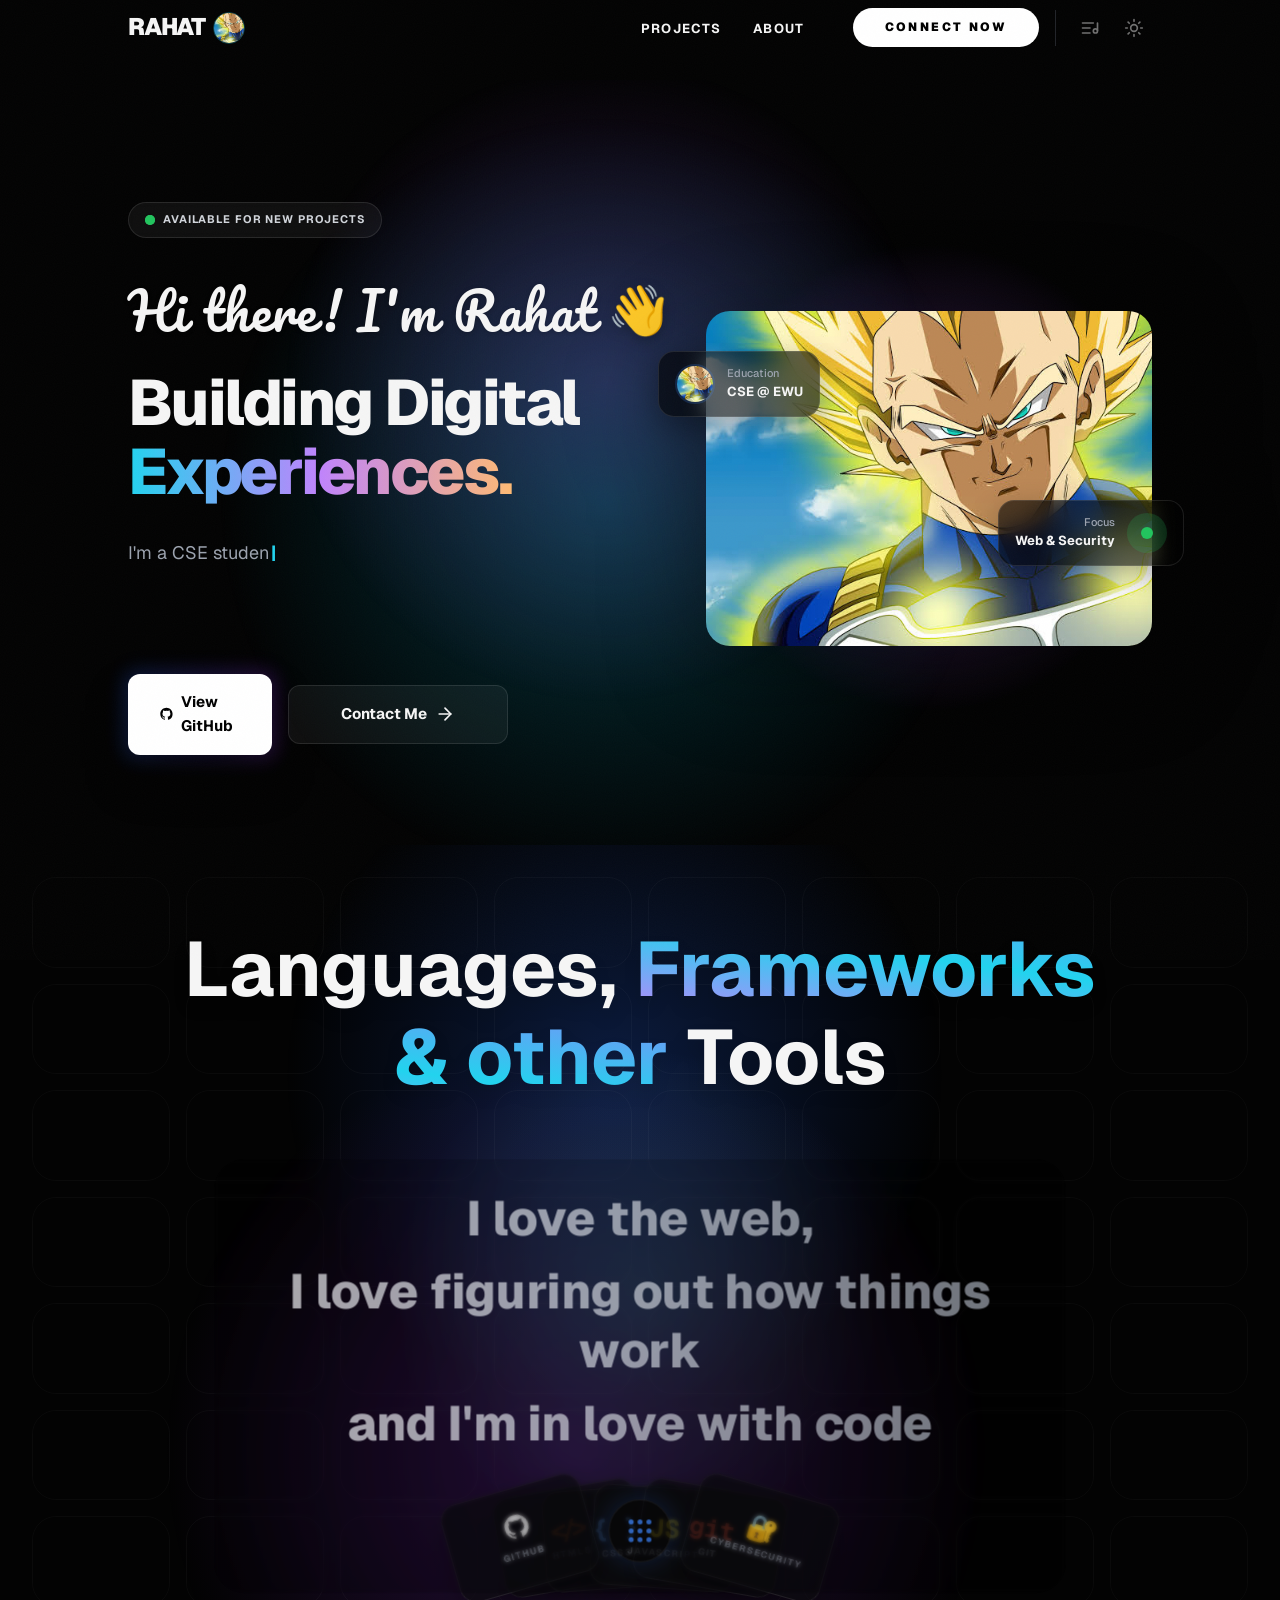
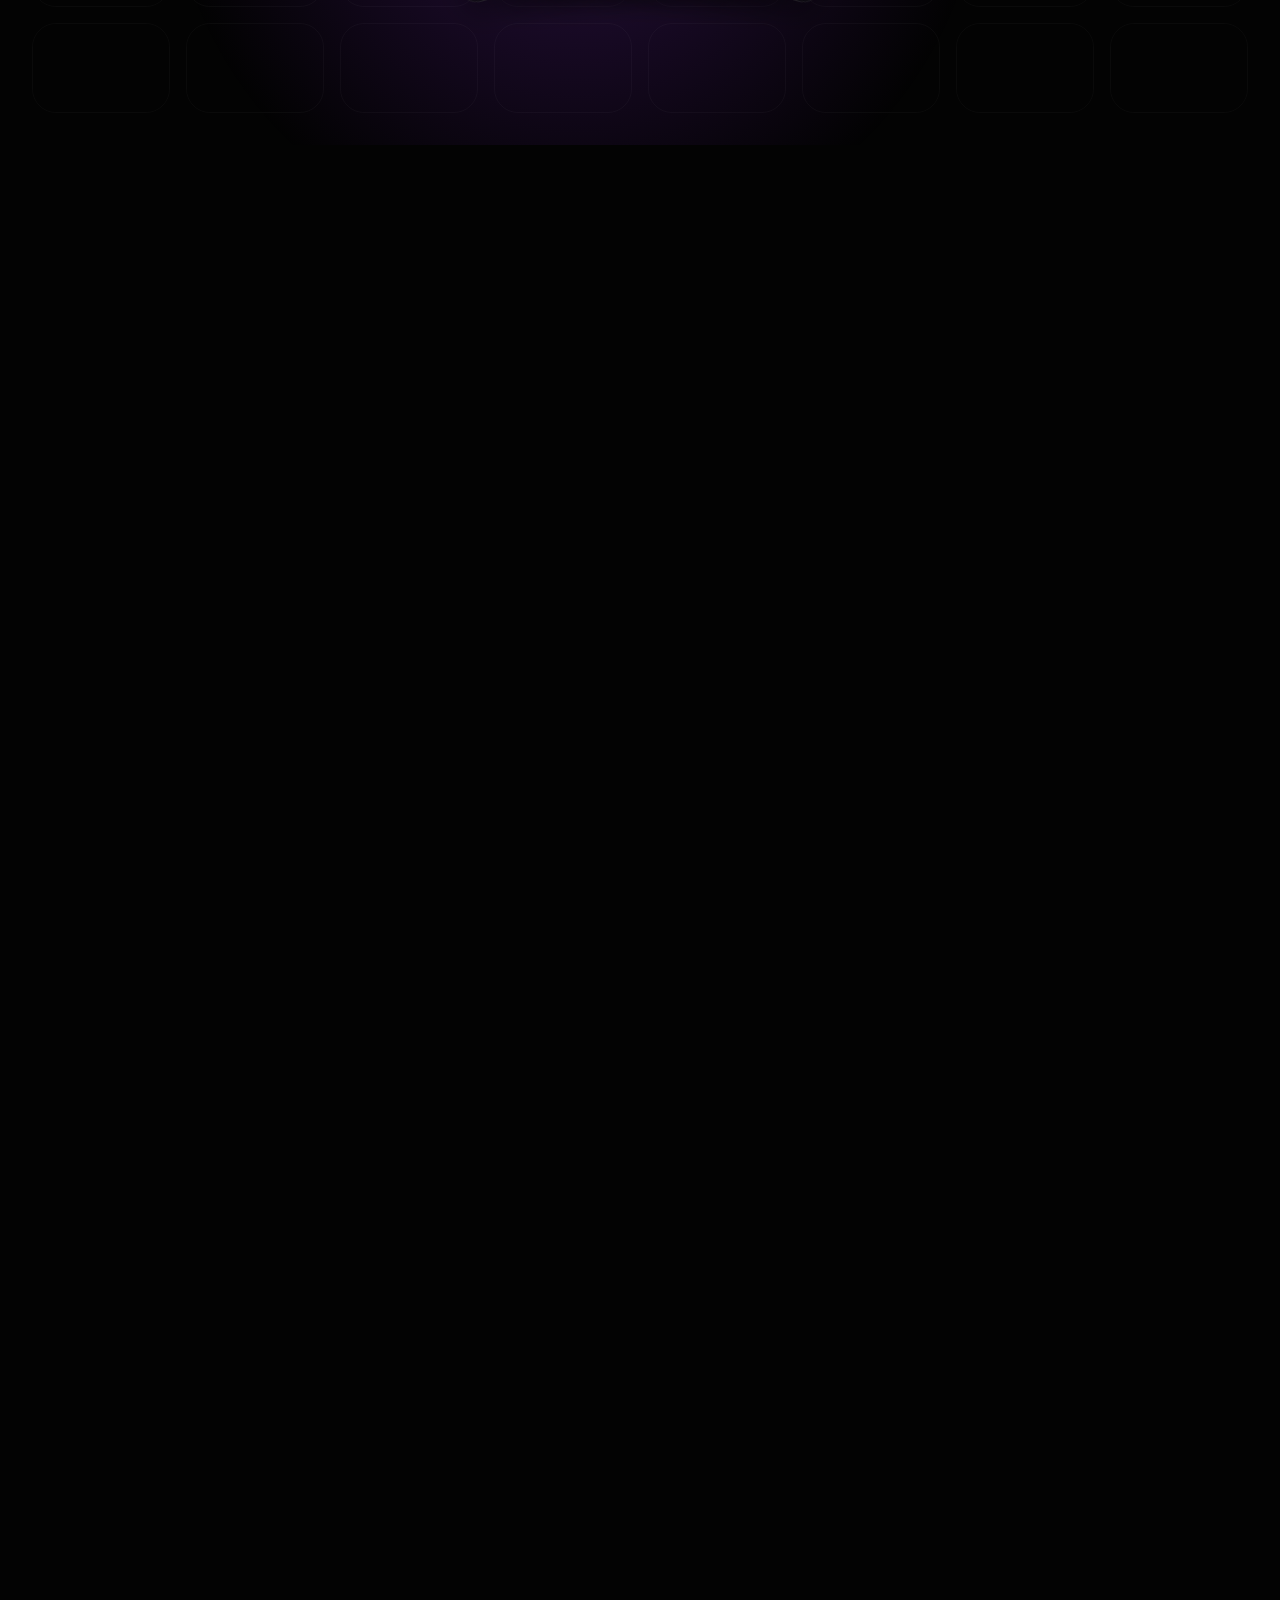
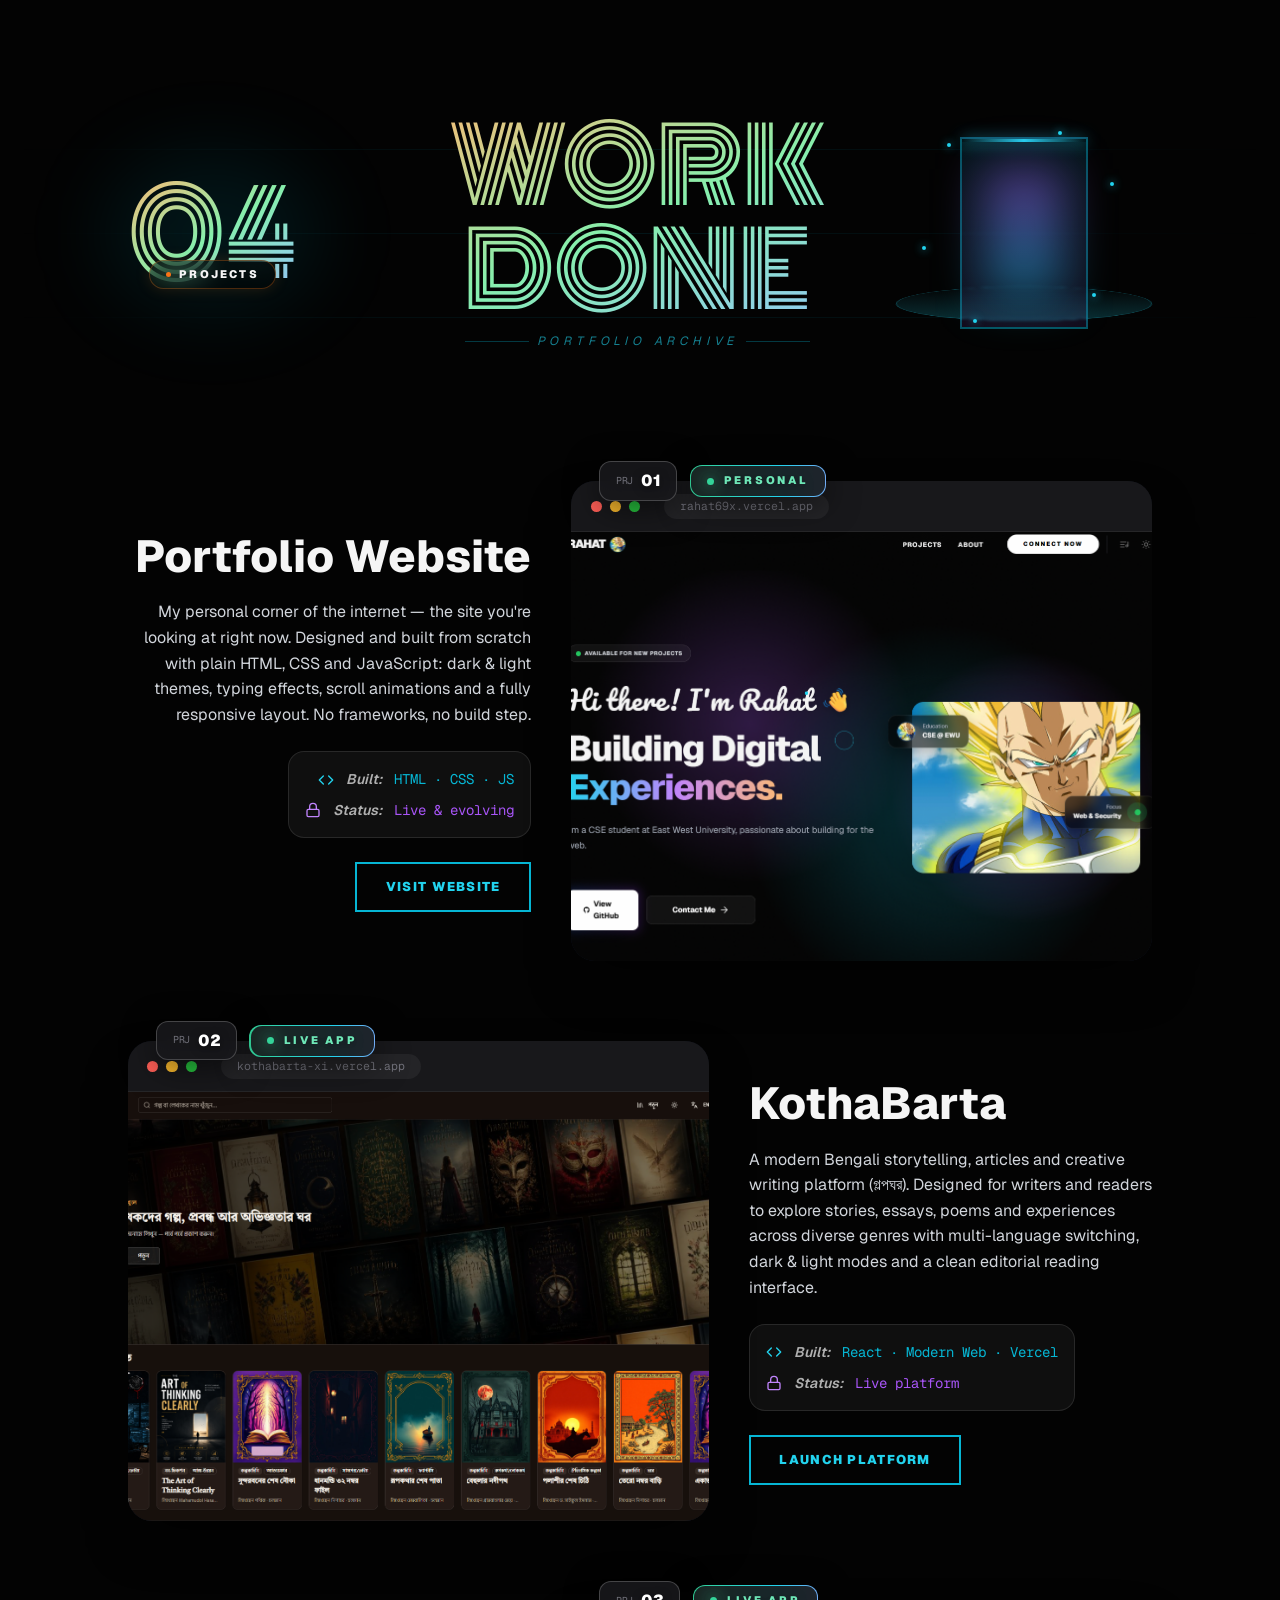
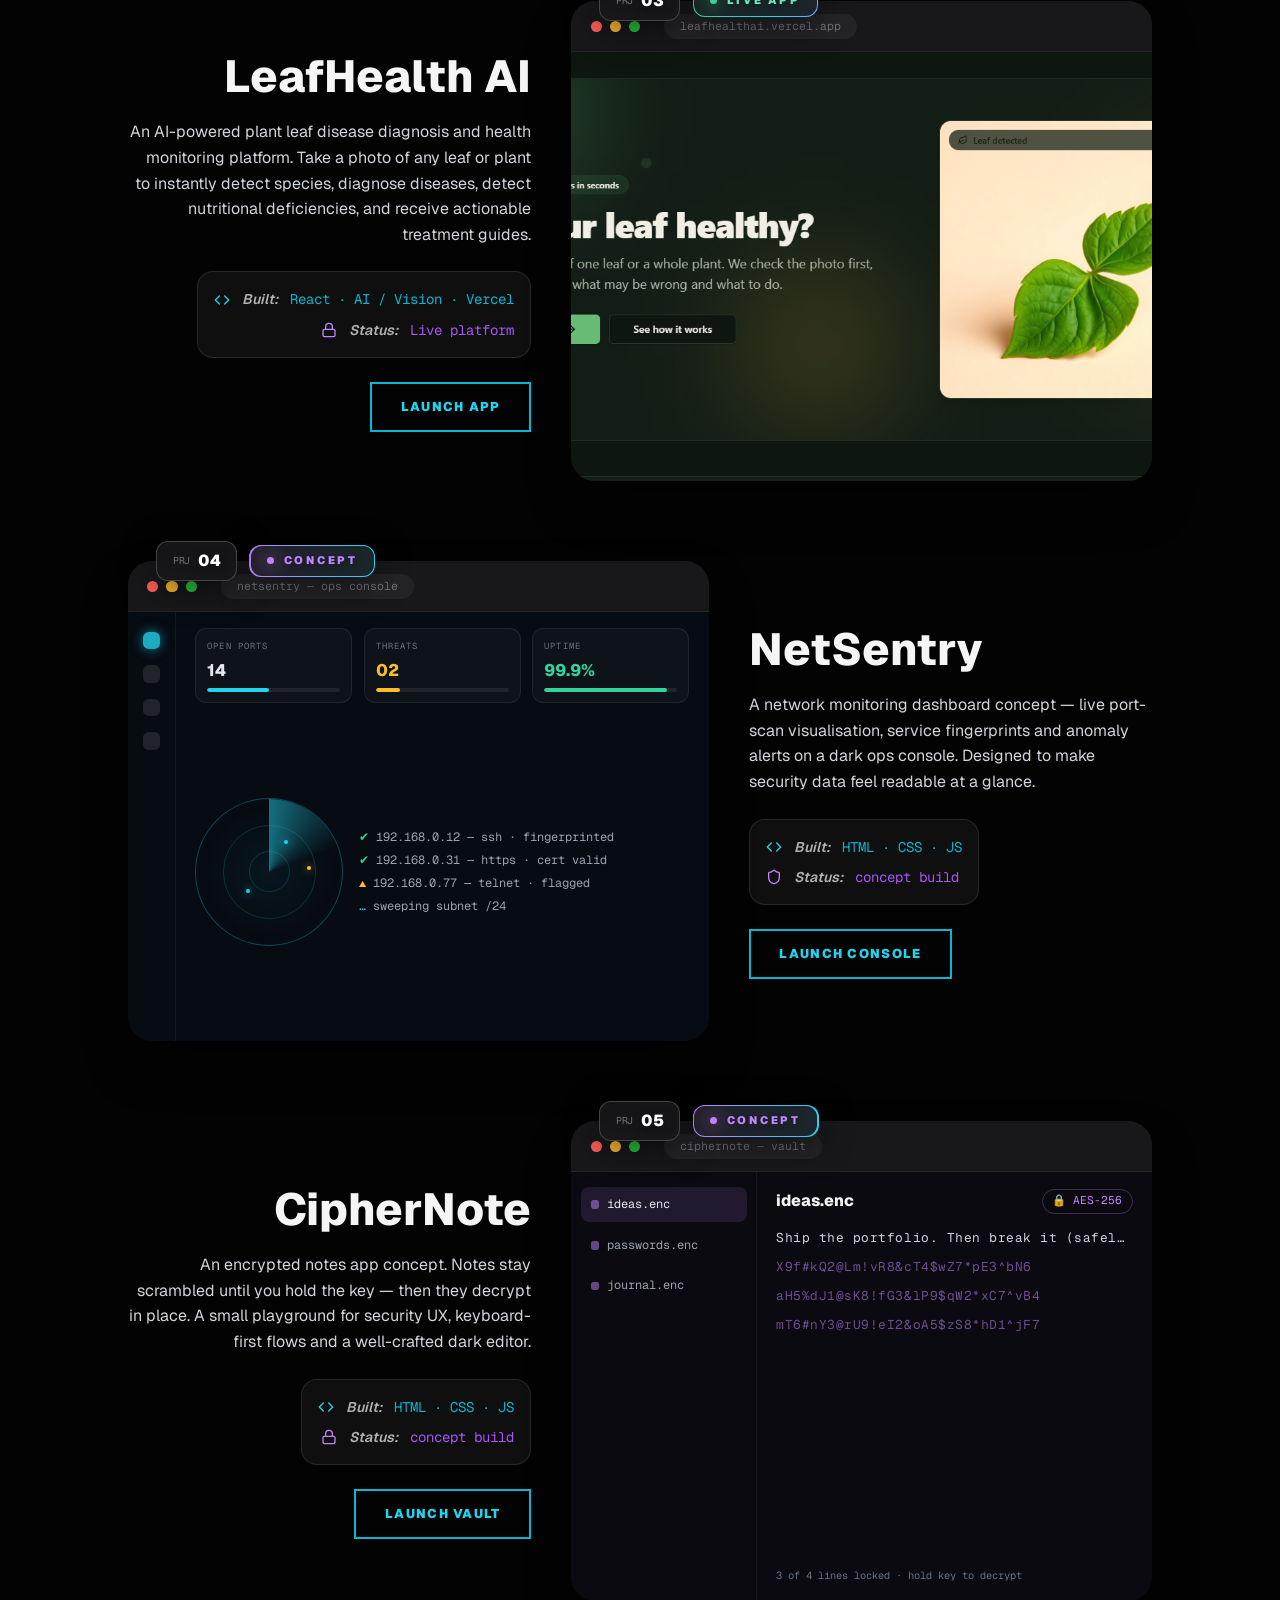
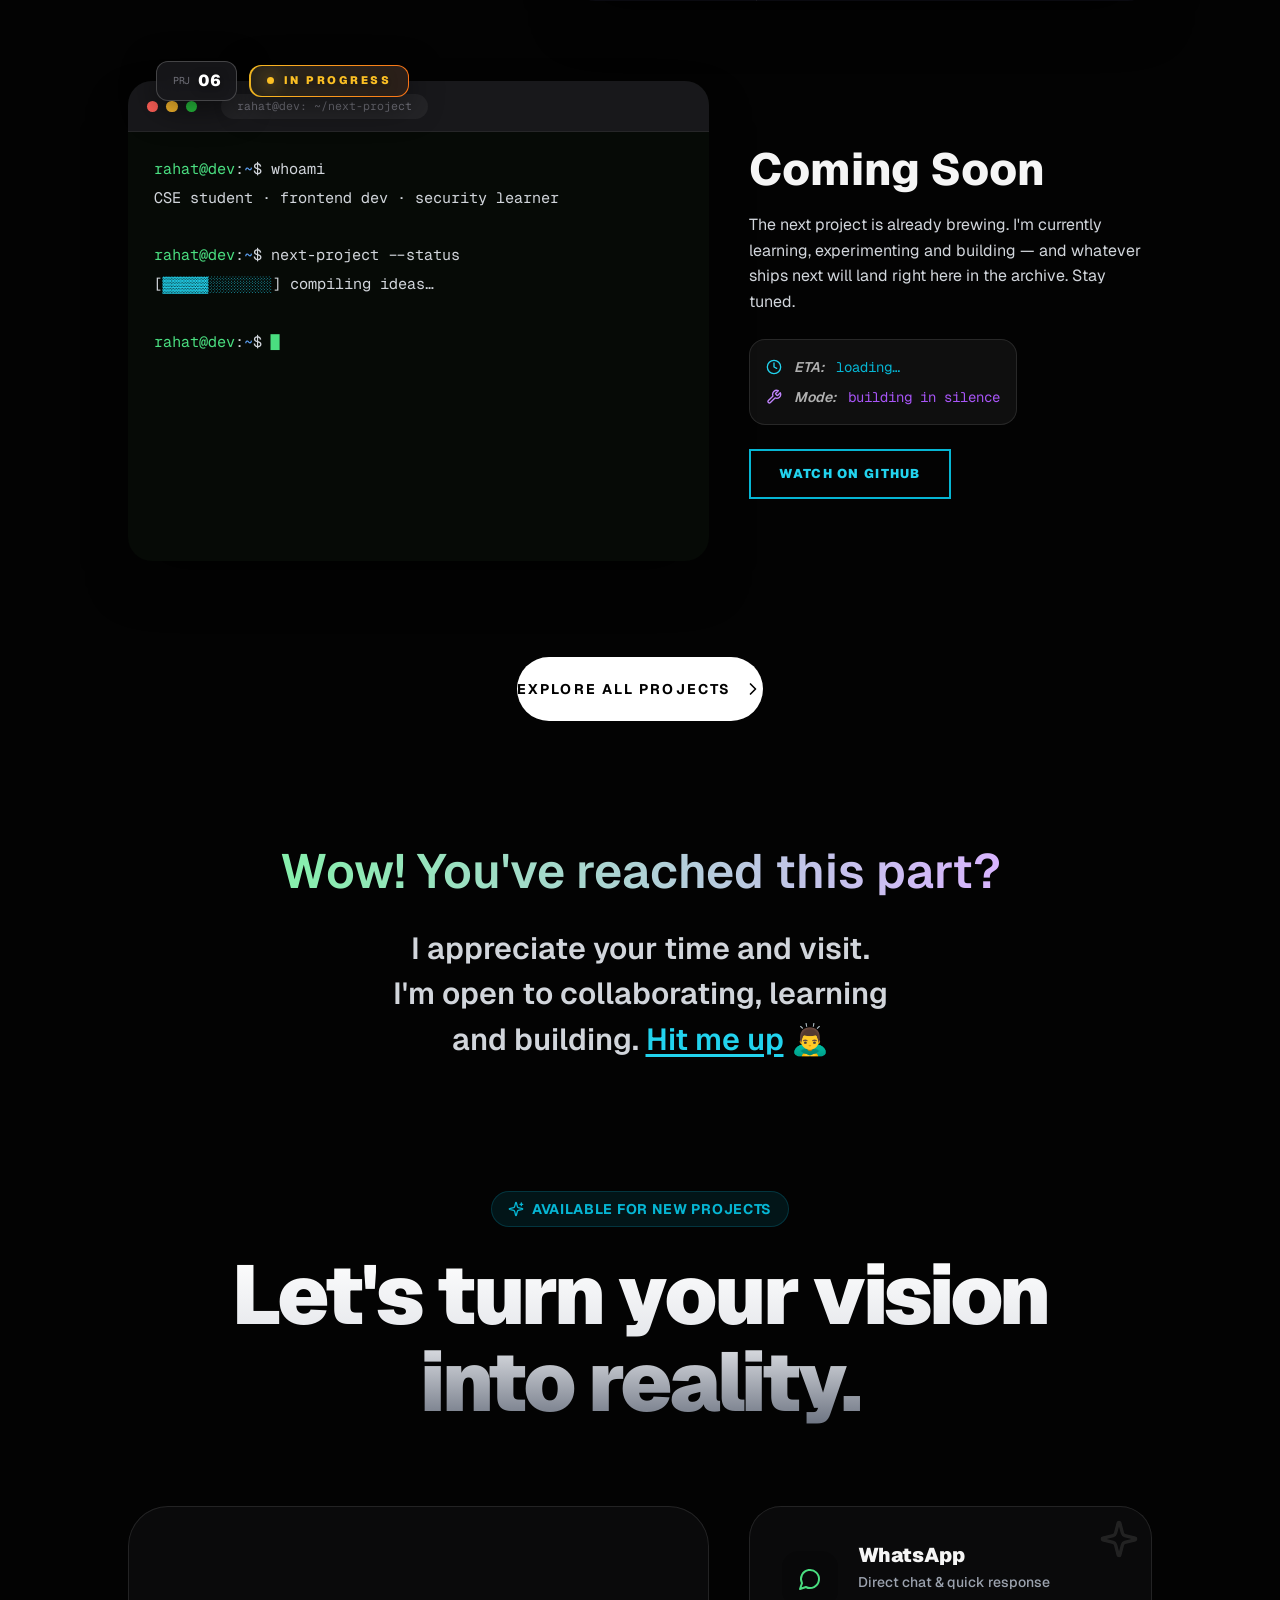
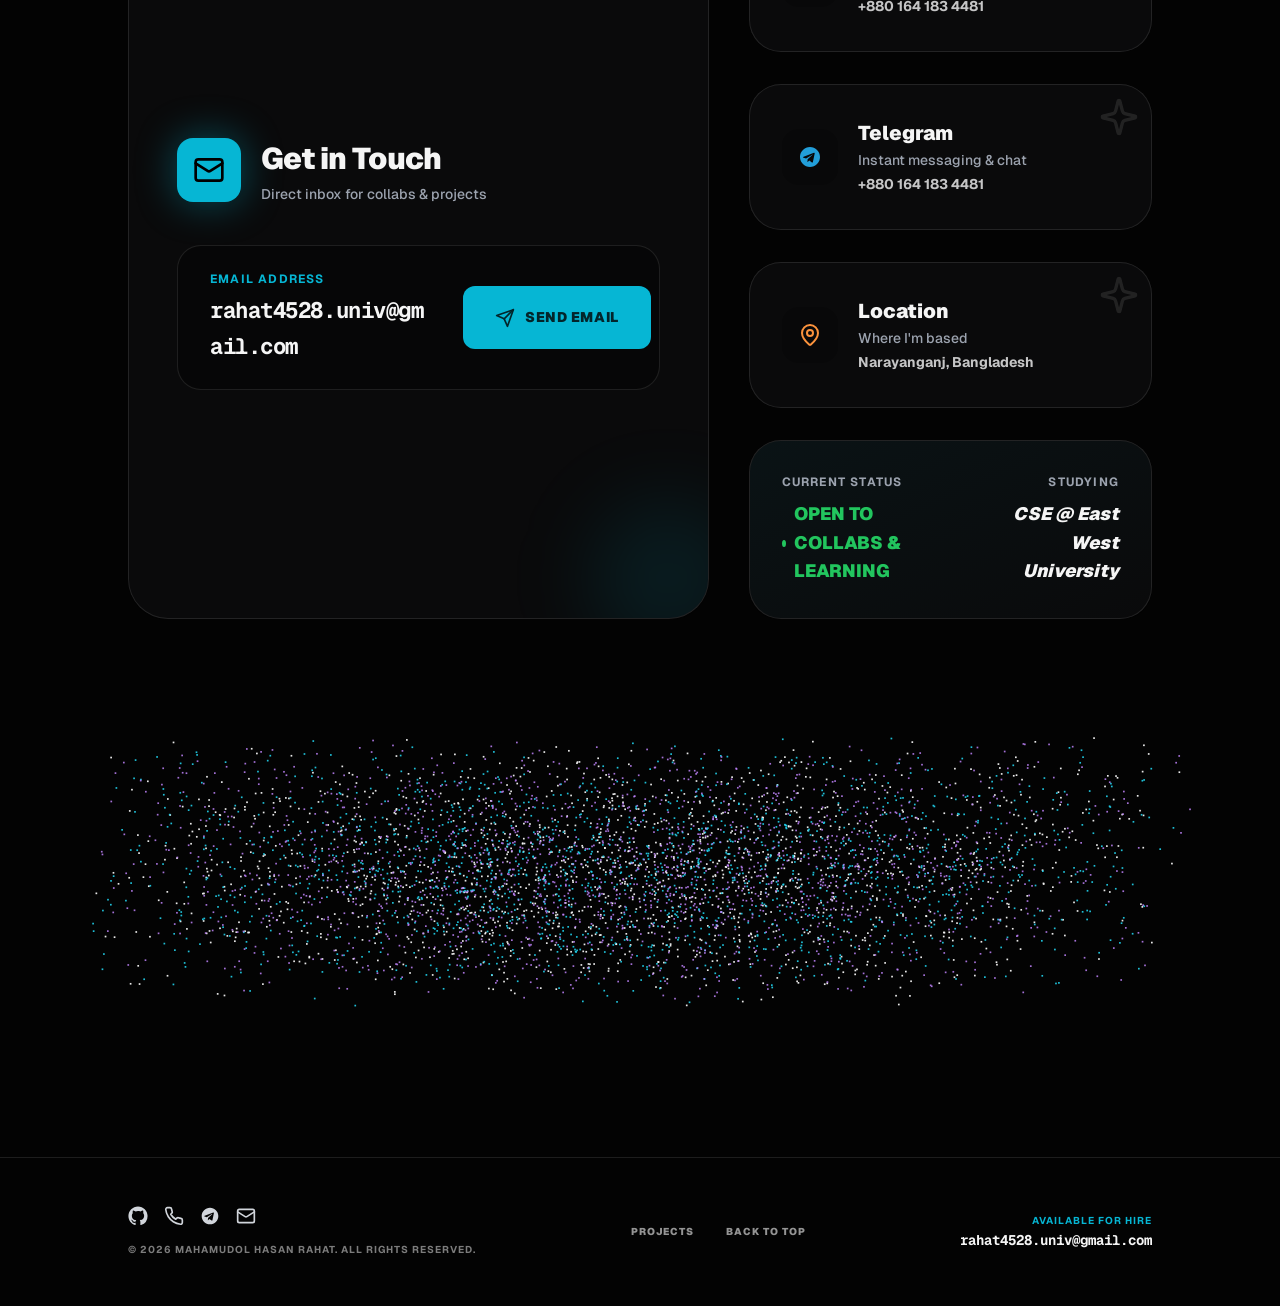
<file: index.html>
<!DOCTYPE html>
<html lang="en" data-theme="dark">

<head>
    <meta charset="UTF-8">
    <meta name="viewport" content="width=device-width, initial-scale=1.0">
    <title>Rahat — Portfolio</title>
    <meta name="description"
        content="I'm Mahamudol Hasan Rahat, a CSE student passionate about web development and cybersecurity, building modern websites with HTML, CSS and JavaScript.">
    <meta name="theme-color" content="#030303">
    <meta property="og:title" content="Rahat — Portfolio">
    <meta property="og:description"
        content="CSE student building digital experiences with HTML, CSS and JavaScript — and learning cybersecurity along the way.">
    <meta property="og:type" content="website">
    <meta property="og:image" content="assets/og.jpg">
    <meta name="twitter:card" content="summary_large_image">
    <meta name="twitter:image" content="assets/og.jpg">
    <link rel="icon"
        href="data:image/svg+xml,%3Csvg xmlns='http://www.w3.org/2000/svg' viewBox='0 0 64 64'%3E%3Crect width='64' height='64' rx='14' fill='%23030303'/%3E%3Ctext x='32' y='45' font-family='Arial,sans-serif' font-size='38' font-weight='900' text-anchor='middle' fill='%2322d3ee'%3ER%3C/text%3E%3C/svg%3E">

    <link rel="preconnect" href="https://fonts.googleapis.com">
    <link rel="preconnect" href="https://fonts.gstatic.com" crossorigin>
    <link
        href="https://fonts.googleapis.com/css2?family=Geist:wght@400;500;600;700;800;900&family=Geist+Mono:wght@400;500;600;700&family=Pacifico&family=Monoton&display=swap"
        rel="stylesheet">

    <link rel="stylesheet" href="style.css">

    <script>
        // Apply saved theme before first paint to avoid a flash of the wrong theme
        (function () {
            var theme = "dark";
            try { theme = localStorage.getItem("theme") || "dark"; } catch (e) { }
            document.documentElement.setAttribute("data-theme", theme);

            // hold hero entrance animations until the boot intro finishes
            var rm = window.matchMedia && matchMedia("(prefers-reduced-motion: reduce)").matches;
            if (!rm) document.documentElement.classList.add("boot-pending");
        })();
    </script>
</head>

<body id="top">

    <a class="skip-link" href="#main">Skip to content</a>

    <!-- Boot intro -->
    <div id="boot" hidden aria-hidden="true">
        <pre id="boot-text"></pre>
    </div>

    <!-- Custom cursor -->
    <div class="cursor-dot" aria-hidden="true"></div>
    <div class="cursor-ring" aria-hidden="true"></div>

    <!-- Film grain -->
    <div class="grain" aria-hidden="true"></div>

    <!-- ================= HEADER ================= -->
    <header class="site-header">
        <nav class="nav padding-container max-container">

            <a href="#top" class="brand">
                <span class="brand-name">RAHAT</span>
                <span class="brand-avatar"><img src="images/Thats my bulma.jpg" alt=""></span>
            </a>

            <ul class="nav-desktop">
                <li><a class="nav-link" href="#projects">Projects</a></li>
                <li><a class="nav-link" href="#about">About</a></li>
                <li class="nav-cta-zone">
                    <a class="nav-cta" href="#contact">Connect Now</a>
                    <span class="nav-ghosts">
                        <button class="ghost-icon music-toggle" aria-label="Toggle ambient music" aria-pressed="false">
                            <svg viewBox="0 0 24 24" fill="none" stroke="currentColor" stroke-width="2"
                                stroke-linecap="round" stroke-linejoin="round">
                                <path d="M21 15V6"></path>
                                <path d="M18.5 18a2.5 2.5 0 1 0 0-5 2.5 2.5 0 0 0 0 5Z"></path>
                                <path d="M12 12H3"></path>
                                <path d="M16 6H3"></path>
                                <path d="M12 18H3"></path>
                            </svg>
                        </button>
                        <button class="theme-toggle ghost-icon" aria-label="Toggle dark / light theme">
                            <svg class="icon-sun" viewBox="0 0 24 24" fill="none" stroke="currentColor" stroke-width="2"
                                stroke-linecap="round">
                                <circle cx="12" cy="12" r="4"></circle>
                                <path d="M12 2v2M12 20v2M4.93 4.93l1.41 1.41M17.66 17.66l1.41 1.41M2 12h2M20 12h2M4.93 19.07l1.41-1.41M17.66 6.34l1.41-1.41"></path>
                            </svg>
                            <svg class="icon-moon" viewBox="0 0 24 24" fill="none" stroke="currentColor" stroke-width="2"
                                stroke-linecap="round" stroke-linejoin="round">
                                <path d="M21 12.79A9 9 0 1 1 11.21 3 7 7 0 0 0 21 12.79z"></path>
                            </svg>
                        </button>
                    </span>
                </li>
            </ul>

            <div class="nav-mobile">
                <button class="ghost-icon music-toggle" aria-label="Toggle ambient music" aria-pressed="false">
                    <svg viewBox="0 0 24 24" fill="none" stroke="currentColor" stroke-width="2"
                        stroke-linecap="round" stroke-linejoin="round">
                        <path d="M21 15V6"></path>
                        <path d="M18.5 18a2.5 2.5 0 1 0 0-5 2.5 2.5 0 0 0 0 5Z"></path>
                        <path d="M12 12H3"></path>
                        <path d="M16 6H3"></path>
                        <path d="M12 18H3"></path>
                    </svg>
                </button>
                <button class="theme-toggle ghost-icon" aria-label="Toggle dark / light theme">
                    <svg class="icon-sun" viewBox="0 0 24 24" fill="none" stroke="currentColor" stroke-width="2"
                        stroke-linecap="round">
                        <circle cx="12" cy="12" r="4"></circle>
                        <path d="M12 2v2M12 20v2M4.93 4.93l1.41 1.41M17.66 17.66l1.41 1.41M2 12h2M20 12h2M4.93 19.07l1.41-1.41M17.66 6.34l1.41-1.41"></path>
                    </svg>
                    <svg class="icon-moon" viewBox="0 0 24 24" fill="none" stroke="currentColor" stroke-width="2"
                        stroke-linecap="round" stroke-linejoin="round">
                        <path d="M21 12.79A9 9 0 1 1 11.21 3 7 7 0 0 0 21 12.79z"></path>
                    </svg>
                </button>
                <button class="ghost-icon" id="menu-toggle" aria-label="Open menu" aria-expanded="false"
                    aria-controls="mobile-menu">
                    <svg viewBox="0 0 24 24" fill="none" stroke="currentColor" stroke-width="2" stroke-linecap="round">
                        <line x1="4" y1="6" x2="20" y2="6"></line>
                        <line x1="4" y1="12" x2="20" y2="12"></line>
                        <line x1="4" y1="18" x2="20" y2="18"></line>
                    </svg>
                </button>
            </div>

        </nav>

        <nav class="mobile-menu" id="mobile-menu" aria-label="Mobile navigation">
            <a href="#projects">Projects</a>
            <a href="#about">About</a>
            <a href="#contact" class="mobile-cta">Connect Now</a>
        </nav>
    </header>

    <div class="header-spacer"></div>

    <main id="main" tabindex="-1">

        <!-- ================= HERO ================= -->
        <section class="hero">
            <div class="blob hero-blob-1" data-parallax="0.12"></div>
            <div class="blob hero-blob-2" data-parallax="-0.1"></div>

            <div class="hero-inner padding-container max-container">

                <div class="hero-left">

                    <div class="avail-pill hero-fade delay-0">
                        <span class="ping-wrap">
                            <span class="ping"></span>
                            <span class="ping-core"></span>
                        </span>
                        <span class="avail-text">Available for new projects</span>
                    </div>

                    <div class="hero-heading">
                        <div class="hero-greet hero-fade-left delay-50">
                            <p class="pacifico">Hi there! I'm Rahat</p>
                            <span class="hand" aria-hidden="true">👋</span>
                        </div>
                        <h1 class="hero-title hero-fade-up delay-100">
                            Building Digital<br class="lg-only">
                            <span class="grad-hero"> Experiences.</span>
                        </h1>
                    </div>

                    <div class="hero-typed hero-fade delay-150">
                        <p aria-label="I'm a CSE student at East West University, passionate about building for the web.">
                            <span id="typed" aria-hidden="true"></span><span class="type-cursor"
                                aria-hidden="true">|</span>
                        </p>
                    </div>

                    <div class="hero-btns hero-fade-up delay-200">
                        <span class="btn-glow-wrap">
                            <span class="btn-glow"></span>
                            <a class="btn-dark" href="https://github.com/Rahat69x" target="_blank"
                                rel="noopener noreferrer">
                                <svg viewBox="0 0 24 24" fill="currentColor" aria-hidden="true">
                                    <path d="M12 .5C5.65.5.5 5.65.5 12c0 5.08 3.29 9.39 7.86 10.91.58.11.79-.25.79-.55 0-.27-.01-1.17-.02-2.12-3.2.7-3.88-1.36-3.88-1.36-.52-1.33-1.28-1.68-1.28-1.68-1.04-.71.08-.7.08-.7 1.15.08 1.76 1.19 1.76 1.19 1.03 1.75 2.69 1.25 3.34.95.1-.74.4-1.25.72-1.54-2.55-.29-5.24-1.28-5.24-5.68 0-1.26.45-2.28 1.19-3.09-.12-.29-.52-1.46.11-3.05 0 0 .97-.31 3.17 1.18a11.1 11.1 0 0 1 2.89-.39c.98 0 1.97.13 2.89.39 2.2-1.49 3.17-1.18 3.17-1.18.63 1.59.23 2.76.11 3.05.74.81 1.19 1.83 1.19 3.09 0 4.41-2.69 5.38-5.25 5.67.41.35.77 1.05.77 2.12 0 1.53-.01 2.76-.01 3.14 0 .3.2.66.8.55A11.51 11.51 0 0 0 23.5 12C23.5 5.65 18.35.5 12 .5z"></path>
                                </svg>
                                <span>View GitHub</span>
                            </a>
                        </span>
                        <a class="btn-outline" href="#contact">
                            <span>Contact Me</span>
                            <svg viewBox="0 0 24 24" fill="none" stroke="currentColor" stroke-width="2"
                                stroke-linecap="round" stroke-linejoin="round" aria-hidden="true">
                                <path d="M5 12h14"></path>
                                <path d="m12 5 7 7-7 7"></path>
                            </svg>
                        </a>
                    </div>

                </div>

                <div class="hero-right hero-scale delay-100">
                    <div class="hero-photo-glow"></div>
                    <div class="hero-photo-wrap">
                        <img class="hero-photo" src="images/Thats my bulma.jpg" fetchpriority="high"
                            alt="Portrait of Mahamudol Hasan Rahat">

                        <div class="float-card float-tl">
                            <span class="fc-avatar"><img src="images/Thats my bulma.jpg" alt=""></span>
                            <span class="fc-txt">
                                <span class="fc-label">Education</span>
                                <span class="fc-value">CSE @ EWU</span>
                            </span>
                        </div>

                        <div class="float-card float-br">
                            <span class="fc-txt fc-right">
                                <span class="fc-label">Focus</span>
                                <span class="fc-value">Web & Security</span>
                            </span>
                            <span class="fc-pulse"><span></span></span>
                        </div>
                    </div>
                </div>

            </div>
        </section>

        <!-- ================= STACK / ABOUT ================= -->
        <section id="about" class="stack">
            <div class="stack-sticky" id="stack-sticky">

                <div class="stack-bg">
                    <div class="blob stack-blob-1"></div>
                    <div class="blob stack-blob-2"></div>
                    <div class="blob stack-blob-3"></div>
                    <div class="grid-bg" id="grid-bg"></div>
                </div>

                <h2 class="stack-heading">
                    <span>Languages,</span>
                    <span class="grad-stack">Frameworks<br class="md-only"> &amp; other</span>
                    <span>Tools</span>
                </h2>

                <div class="stack-center">
                    <div class="stack-panel">
                        <p class="stack-line">I love the web,</p>
                        <p class="stack-line">I love figuring out how things work</p>
                        <p class="stack-line">and I'm in love with code</p>
                        <div class="grip-wrap">
                            <span class="grip-btn" aria-hidden="true">
                                <svg viewBox="0 0 24 24" fill="none" stroke="currentColor" stroke-width="2"
                                    aria-hidden="true">
                                    <circle cx="5" cy="5" r="1"></circle>
                                    <circle cx="12" cy="5" r="1"></circle>
                                    <circle cx="19" cy="5" r="1"></circle>
                                    <circle cx="5" cy="12" r="1"></circle>
                                    <circle cx="12" cy="12" r="1"></circle>
                                    <circle cx="19" cy="12" r="1"></circle>
                                    <circle cx="5" cy="19" r="1"></circle>
                                    <circle cx="12" cy="19" r="1"></circle>
                                    <circle cx="19" cy="19" r="1"></circle>
                                </svg>
                            </span>
                        </div>
                    </div>
                </div>

                <div class="stack-cards" role="group" aria-label="Languages and tools">
                    <div class="tool-card tc-1">
                        <div class="tool-inner"><span class="tool-logo lg-html">&lt;/&gt;</span><span
                                class="tool-name">HTML5</span></div>
                    </div>
                    <div class="tool-card tc-2">
                        <div class="tool-inner"><span class="tool-logo lg-css">{ }</span><span
                                class="tool-name">CSS3</span></div>
                    </div>
                    <div class="tool-card tc-3">
                        <div class="tool-inner"><span class="tool-logo lg-js">JS</span><span
                                class="tool-name">JavaScript</span></div>
                    </div>
                    <div class="tool-card tc-4">
                        <div class="tool-inner"><span class="tool-logo lg-git">git</span><span
                                class="tool-name">Git</span></div>
                    </div>
                    <div class="tool-card tc-5">
                        <div class="tool-inner"><span class="tool-logo lg-gh">
                                <svg viewBox="0 0 24 24" fill="currentColor" aria-hidden="true">
                                    <path d="M12 .5C5.65.5.5 5.65.5 12c0 5.08 3.29 9.39 7.86 10.91.58.11.79-.25.79-.55 0-.27-.01-1.17-.02-2.12-3.2.7-3.88-1.36-3.88-1.36-.52-1.33-1.28-1.68-1.28-1.68-1.04-.71.08-.7.08-.7 1.15.08 1.76 1.19 1.76 1.19 1.03 1.75 2.69 1.25 3.34.95.1-.74.4-1.25.72-1.54-2.55-.29-5.24-1.28-5.24-5.68 0-1.26.45-2.28 1.19-3.09-.12-.29-.52-1.46.11-3.05 0 0 .97-.31 3.17 1.18a11.1 11.1 0 0 1 2.89-.39c.98 0 1.97.13 2.89.39 2.2-1.49 3.17-1.18 3.17-1.18.63 1.59.23 2.76.11 3.05.74.81 1.19 1.83 1.19 3.09 0 4.41-2.69 5.38-5.25 5.67.41.35.77 1.05.77 2.12 0 1.53-.01 2.76-.01 3.14 0 .3.2.66.8.55A11.51 11.51 0 0 0 23.5 12C23.5 5.65 18.35.5 12 .5z"></path>
                                </svg></span><span class="tool-name">GitHub</span></div>
                    </div>
                    <div class="tool-card tc-6">
                        <div class="tool-inner"><span class="tool-logo lg-sec">🔐</span><span
                                class="tool-name">Cybersecurity</span></div>
                    </div>
                </div>

            </div>
        </section>

        <!-- ================= PROJECTS ================= -->
        <section id="projects" class="projects max-container">

            <div class="proj-header padding-container">

                <div class="scanlines" aria-hidden="true">
                    <div></div>
                    <div></div>
                    <div></div>
                </div>

                <div class="ph-left reveal-left">
                    <div class="ph-num-zone">
                        <div class="ph-num-glow"></div>
                        <span class="monoton grad-warm ph-counter" id="proj-counter" aria-hidden="true">00</span>
                        <span class="sr-only">5 projects completed</span>
                        <div class="ph-pill-zone">
                            <div class="ph-pill">
                                <span class="ping-mini"></span>
                                <span>Projects</span>
                            </div>
                        </div>
                    </div>
                </div>

                <div class="ph-center reveal">
                    <h2 class="monoton grad-warm ph-title">WORK<br>DONE</h2>
                    <div class="ph-sub">
                        <span class="ph-line"></span>
                        <p>Portfolio Archive</p>
                        <span class="ph-line"></span>
                    </div>
                </div>

                <div class="ph-right reveal-right" aria-hidden="true">
                    <div class="holo">
                        <div class="holo-base"></div>
                        <div class="holo-monolith">
                            <span class="holo-scan"></span>
                        </div>
                        <div class="holo-glow"></div>
                        <span class="particle pt-1"></span>
                        <span class="particle pt-2"></span>
                        <span class="particle pt-3"></span>
                        <span class="particle pt-4"></span>
                        <span class="particle pt-5"></span>
                        <span class="particle pt-6"></span>
                    </div>
                </div>

            </div>

            <div class="proj-list padding-container">

                <!-- PRJ 01 -->
                <article class="proj-card">

                    <div class="proj-text reveal-left">
                        <h2>portfolio website</h2>
                        <p>
                            My personal corner of the internet — the site you're looking at right now.
                            Designed and built from scratch with plain HTML, CSS and JavaScript:
                            dark &amp; light themes, typing effects, scroll animations and a fully
                            responsive layout. No frameworks, no build step.
                        </p>

                        <div class="proj-cred-box">
                            <div class="cred-row">
                                <svg viewBox="0 0 24 24" fill="none" stroke="currentColor" stroke-width="2"
                                    stroke-linecap="round" stroke-linejoin="round" class="cred-ic cyan" aria-hidden="true">
                                    <polyline points="16 18 22 12 16 6"></polyline>
                                    <polyline points="8 6 2 12 8 18"></polyline>
                                </svg>
                                <span class="cred-lbl">Built:</span>
                                <span class="cred-val cyan">HTML · CSS · JS</span>
                            </div>
                            <div class="cred-row">
                                <svg viewBox="0 0 24 24" fill="none" stroke="currentColor" stroke-width="2"
                                    stroke-linecap="round" stroke-linejoin="round" class="cred-ic purple" aria-hidden="true">
                                    <rect x="3" y="11" width="18" height="11" rx="2"></rect>
                                    <path d="M7 11V7a5 5 0 0 1 10 0v4"></path>
                                </svg>
                                <span class="cred-lbl">Status:</span>
                                <span class="cred-val purple">Live &amp; evolving</span>
                            </div>
                        </div>

                        <div class="proj-actions">
                            <a class="btn-square" href="#top">Visit Website</a>
                        </div>
                    </div>

                    <div class="proj-media reveal-right" data-tilt>
                        <div class="proj-badges">
                            <div class="badge-prj">
                                <span class="prj-lbl">PRJ</span>
                                <span class="prj-no">01</span>
                            </div>
                            <div class="badge-status-ring">
                                <div class="badge-status">
                                    <span class="ping-mini emerald"></span>
                                    <span>personal</span>
                                </div>
                            </div>
                        </div>

                        <div class="proj-shot" aria-hidden="true">
                            <div class="mock-browser">
                                <div class="mock-bar">
                                    <span class="mb-dot red"></span>
                                    <span class="mb-dot yellow"></span>
                                    <span class="mb-dot green"></span>
                                    <span class="mock-url">rahat69x.vercel.app</span>
                                </div>
                                <div class="mock-img-wrap">
                                    <img class="mock-img" src="images/portfolio.png" alt="Portfolio website preview">
                                </div>
                            </div>
                        </div>
                    </div>

                </article>

                <!-- PRJ 02 — KothaBarta -->
                <article class="proj-card flip">

                    <div class="proj-text reveal-right">
                        <h2>KothaBarta</h2>
                        <p>
                            A modern Bengali storytelling, articles and creative writing platform (গল্পঘর).
                            Designed for writers and readers to explore stories, essays, poems and experiences
                            across diverse genres with multi-language switching, dark &amp; light modes and a clean editorial reading interface.
                        </p>

                        <div class="proj-cred-box">
                            <div class="cred-row">
                                <svg viewBox="0 0 24 24" fill="none" stroke="currentColor" stroke-width="2"
                                    stroke-linecap="round" stroke-linejoin="round" class="cred-ic cyan" aria-hidden="true">
                                    <polyline points="16 18 22 12 16 6"></polyline>
                                    <polyline points="8 6 2 12 8 18"></polyline>
                                </svg>
                                <span class="cred-lbl">Built:</span>
                                <span class="cred-val cyan">React · Modern Web · Vercel</span>
                            </div>
                            <div class="cred-row">
                                <svg viewBox="0 0 24 24" fill="none" stroke="currentColor" stroke-width="2"
                                    stroke-linecap="round" stroke-linejoin="round" class="cred-ic purple" aria-hidden="true">
                                    <rect x="3" y="11" width="18" height="11" rx="2"></rect>
                                    <path d="M7 11V7a5 5 0 0 1 10 0v4"></path>
                                </svg>
                                <span class="cred-lbl">Status:</span>
                                <span class="cred-val purple">Live platform</span>
                            </div>
                        </div>

                        <div class="proj-actions">
                            <a class="btn-square" href="https://kothabarta-xi.vercel.app/" target="_blank"
                                rel="noopener noreferrer">Launch Platform</a>
                        </div>
                    </div>

                    <div class="proj-media reveal-left" data-tilt>
                        <div class="proj-badges">
                            <div class="badge-prj">
                                <span class="prj-lbl">PRJ</span>
                                <span class="prj-no">02</span>
                            </div>
                            <div class="badge-status-ring">
                                <div class="badge-status">
                                    <span class="ping-mini emerald"></span>
                                    <span>live app</span>
                                </div>
                            </div>
                        </div>

                        <div class="proj-shot" aria-hidden="true">
                            <div class="mock-browser">
                                <div class="mock-bar">
                                    <span class="mb-dot red"></span>
                                    <span class="mb-dot yellow"></span>
                                    <span class="mb-dot green"></span>
                                    <span class="mock-url">kothabarta-xi.vercel.app</span>
                                </div>
                                <div class="mock-img-wrap">
                                    <img class="mock-img" src="images/kothabarta.png" alt="KothaBarta platform preview">
                                </div>
                            </div>
                        </div>
                    </div>

                </article>

                <!-- PRJ 03 — LeafHealth AI -->
                <article class="proj-card">

                    <div class="proj-text reveal-left">
                        <h2>LeafHealth AI</h2>
                        <p>
                            An AI-powered plant leaf disease diagnosis and health monitoring platform.
                            Take a photo of any leaf or plant to instantly detect species, diagnose
                            diseases, detect nutritional deficiencies, and receive actionable treatment guides.
                        </p>

                        <div class="proj-cred-box">
                            <div class="cred-row">
                                <svg viewBox="0 0 24 24" fill="none" stroke="currentColor" stroke-width="2"
                                    stroke-linecap="round" stroke-linejoin="round" class="cred-ic cyan" aria-hidden="true">
                                    <polyline points="16 18 22 12 16 6"></polyline>
                                    <polyline points="8 6 2 12 8 18"></polyline>
                                </svg>
                                <span class="cred-lbl">Built:</span>
                                <span class="cred-val cyan">React · AI / Vision · Vercel</span>
                            </div>
                            <div class="cred-row">
                                <svg viewBox="0 0 24 24" fill="none" stroke="currentColor" stroke-width="2"
                                    stroke-linecap="round" stroke-linejoin="round" class="cred-ic purple" aria-hidden="true">
                                    <rect x="3" y="11" width="18" height="11" rx="2"></rect>
                                    <path d="M7 11V7a5 5 0 0 1 10 0v4"></path>
                                </svg>
                                <span class="cred-lbl">Status:</span>
                                <span class="cred-val purple">Live platform</span>
                            </div>
                        </div>

                        <div class="proj-actions">
                            <a class="btn-square" href="https://leafhealthai.vercel.app/" target="_blank"
                                rel="noopener noreferrer">Launch App</a>
                        </div>
                    </div>

                    <div class="proj-media reveal-right" data-tilt>
                        <div class="proj-badges">
                            <div class="badge-prj">
                                <span class="prj-lbl">PRJ</span>
                                <span class="prj-no">03</span>
                            </div>
                            <div class="badge-status-ring">
                                <div class="badge-status">
                                    <span class="ping-mini emerald"></span>
                                    <span>live app</span>
                                </div>
                            </div>
                        </div>

                        <div class="proj-shot" aria-hidden="true">
                            <div class="mock-browser">
                                <div class="mock-bar">
                                    <span class="mb-dot red"></span>
                                    <span class="mb-dot yellow"></span>
                                    <span class="mb-dot green"></span>
                                    <span class="mock-url">leafhealthai.vercel.app</span>
                                </div>
                                <div class="mock-img-wrap">
                                    <img class="mock-img" src="images/leafhealthai.png" alt="LeafHealth AI diagnosis preview">
                                </div>
                            </div>
                        </div>
                    </div>

                </article>

                <!-- PRJ 04 — NetSentry (concept) -->
                <article class="proj-card flip">

                    <div class="proj-text reveal-right">
                        <h2>NetSentry</h2>
                        <p>
                            A network monitoring dashboard concept — live port-scan visualisation,
                            service fingerprints and anomaly alerts on a dark ops console. Designed
                            to make security data feel readable at a glance.
                        </p>

                        <div class="proj-cred-box">
                            <div class="cred-row">
                                <svg viewBox="0 0 24 24" fill="none" stroke="currentColor" stroke-width="2"
                                    stroke-linecap="round" stroke-linejoin="round" class="cred-ic cyan" aria-hidden="true">
                                    <polyline points="16 18 22 12 16 6"></polyline>
                                    <polyline points="8 6 2 12 8 18"></polyline>
                                </svg>
                                <span class="cred-lbl">Built:</span>
                                <span class="cred-val cyan">HTML · CSS · JS</span>
                            </div>
                            <div class="cred-row">
                                <svg viewBox="0 0 24 24" fill="none" stroke="currentColor" stroke-width="2"
                                    stroke-linecap="round" stroke-linejoin="round" class="cred-ic purple" aria-hidden="true">
                                    <path d="M20 13c0 5-3.5 7.5-7.66 8.95a1 1 0 0 1-.67-.01C7.5 20.5 4 18 4 13V6a1 1 0 0 1 1-1c2 0 4.5-1.2 6.24-2.72a1 1 0 0 1 1.52 0C14.5 3.8 17 5 19 5a1 1 0 0 1 1 1z"></path>
                                </svg>
                                <span class="cred-lbl">Status:</span>
                                <span class="cred-val purple">concept build</span>
                            </div>
                        </div>

                        <div class="proj-actions">
                            <a class="btn-square" href="projects/netsentry/index.html">Launch Console</a>
                        </div>
                    </div>

                    <div class="proj-media reveal-left" data-tilt>
                        <div class="proj-badges">
                            <div class="badge-prj">
                                <span class="prj-lbl">PRJ</span>
                                <span class="prj-no">04</span>
                            </div>
                            <div class="badge-status-ring violet">
                                <div class="badge-status">
                                    <span class="ping-mini violet"></span>
                                    <span class="violet-txt">concept</span>
                                </div>
                            </div>
                        </div>

                        <div class="proj-shot" aria-hidden="true">
                            <div class="mock-dash">
                                <div class="mock-bar">
                                    <span class="mb-dot red"></span>
                                    <span class="mb-dot yellow"></span>
                                    <span class="mb-dot green"></span>
                                    <span class="mock-url">netsentry — ops console</span>
                                </div>
                                <div class="dash-body">
                                    <div class="dash-side">
                                        <i class="on"></i><i></i><i></i><i></i>
                                    </div>
                                    <div class="dash-main">
                                        <div class="dash-tiles">
                                            <div class="dash-tile">
                                                <span class="dt-label">Open Ports</span>
                                                <span class="dt-value">14</span>
                                                <span class="dt-bar"><i style="width:46%"></i></span>
                                            </div>
                                            <div class="dash-tile">
                                                <span class="dt-label">Threats</span>
                                                <span class="dt-value warn">02</span>
                                                <span class="dt-bar"><i class="warn" style="width:18%"></i></span>
                                            </div>
                                            <div class="dash-tile">
                                                <span class="dt-label">Uptime</span>
                                                <span class="dt-value ok">99.9%</span>
                                                <span class="dt-bar"><i class="ok" style="width:92%"></i></span>
                                            </div>
                                        </div>
                                        <div class="dash-lower">
                                            <div class="dash-radar">
                                                <span class="radar-sweep"></span>
                                                <span class="radar-ring r1"></span>
                                                <span class="radar-ring r2"></span>
                                                <span class="radar-blip b1"></span>
                                                <span class="radar-blip b2"></span>
                                                <span class="radar-blip b3"></span>
                                            </div>
                                            <pre class="dash-log"><span class="lg-ok">✔</span> 192.168.0.12 — ssh · fingerprinted
<span class="lg-ok">✔</span> 192.168.0.31 — https · cert valid
<span class="lg-warn">▲</span> 192.168.0.77 — telnet · flagged
<span class="lg-info">…</span> sweeping subnet /24</pre>
                                        </div>
                                    </div>
                                </div>
                            </div>
                        </div>
                    </div>

                </article>

                <!-- PRJ 05 — CipherNote (concept) -->
                <article class="proj-card">

                    <div class="proj-text reveal-left">
                        <h2>CipherNote</h2>
                        <p>
                            An encrypted notes app concept. Notes stay scrambled until you hold the
                            key — then they decrypt in place. A small playground for security UX,
                            keyboard-first flows and a well-crafted dark editor.
                        </p>

                        <div class="proj-cred-box">
                            <div class="cred-row">
                                <svg viewBox="0 0 24 24" fill="none" stroke="currentColor" stroke-width="2"
                                    stroke-linecap="round" stroke-linejoin="round" class="cred-ic cyan" aria-hidden="true">
                                    <polyline points="16 18 22 12 16 6"></polyline>
                                    <polyline points="8 6 2 12 8 18"></polyline>
                                </svg>
                                <span class="cred-lbl">Built:</span>
                                <span class="cred-val cyan">HTML · CSS · JS</span>
                            </div>
                            <div class="cred-row">
                                <svg viewBox="0 0 24 24" fill="none" stroke="currentColor" stroke-width="2"
                                    stroke-linecap="round" stroke-linejoin="round" class="cred-ic purple" aria-hidden="true">
                                    <rect x="3" y="11" width="18" height="11" rx="2"></rect>
                                    <path d="M7 11V7a5 5 0 0 1 10 0v4"></path>
                                </svg>
                                <span class="cred-lbl">Status:</span>
                                <span class="cred-val purple">concept build</span>
                            </div>
                        </div>

                        <div class="proj-actions">
                            <a class="btn-square" href="projects/ciphernote/index.html">Launch Vault</a>
                        </div>
                    </div>

                    <div class="proj-media reveal-right" data-tilt>
                        <div class="proj-badges">
                            <div class="badge-prj">
                                <span class="prj-lbl">PRJ</span>
                                <span class="prj-no">05</span>
                            </div>
                            <div class="badge-status-ring violet">
                                <div class="badge-status">
                                    <span class="ping-mini violet"></span>
                                    <span class="violet-txt">concept</span>
                                </div>
                            </div>
                        </div>

                        <div class="proj-shot" aria-hidden="true">
                            <div class="mock-note">
                                <div class="mock-bar">
                                    <span class="mb-dot red"></span>
                                    <span class="mb-dot yellow"></span>
                                    <span class="mb-dot green"></span>
                                    <span class="mock-url">ciphernote — vault</span>
                                </div>
                                <div class="note-body">
                                    <div class="note-list">
                                        <div class="note-item active"><i></i>ideas.enc</div>
                                        <div class="note-item"><i></i>passwords.enc</div>
                                        <div class="note-item"><i></i>journal.enc</div>
                                    </div>
                                    <div class="note-editor">
                                        <div class="note-head">
                                            <span class="note-title">ideas.enc</span>
                                            <span class="note-lock">🔒 AES-256</span>
                                        </div>
                                        <p class="note-line plain">Ship the portfolio. Then break it (safely).</p>
                                        <p class="note-line">X9f#kQ2@Lm!vR8&amp;cT4$wZ7*pE3^bN6</p>
                                        <p class="note-line">aH5%dJ1@sK8!fG3&amp;lP9$qW2*xC7^vB4</p>
                                        <p class="note-line">mT6#nY3@rU9!eI2&amp;oA5$zS8*hD1^jF7</p>
                                        <span class="note-status">3 of 4 lines locked · hold key to decrypt</span>
                                    </div>
                                </div>
                            </div>
                        </div>
                    </div>

                </article>

                <!-- PRJ 06 — Coming soon -->
                <article class="proj-card flip">

                    <div class="proj-text reveal-right">
                        <h2>coming soon</h2>
                        <p>
                            The next project is already brewing. I'm currently learning,
                            experimenting and building — and whatever ships next will land
                            right here in the archive. Stay tuned.
                        </p>

                        <div class="proj-cred-box">
                            <div class="cred-row">
                                <svg viewBox="0 0 24 24" fill="none" stroke="currentColor" stroke-width="2"
                                    stroke-linecap="round" stroke-linejoin="round" class="cred-ic cyan" aria-hidden="true">
                                    <circle cx="12" cy="12" r="10"></circle>
                                    <polyline points="12 6 12 12 16 14"></polyline>
                                </svg>
                                <span class="cred-lbl">ETA:</span>
                                <span class="cred-val cyan">loading…</span>
                            </div>
                            <div class="cred-row">
                                <svg viewBox="0 0 24 24" fill="none" stroke="currentColor" stroke-width="2"
                                    stroke-linecap="round" stroke-linejoin="round" class="cred-ic purple" aria-hidden="true">
                                    <path d="M14.7 6.3a1 1 0 0 0 0 1.4l1.6 1.6a1 1 0 0 0 1.4 0l3.77-3.77a6 6 0 0 1-7.94 7.94l-6.91 6.91a2.12 2.12 0 0 1-3-3l6.91-6.91a6 6 0 0 1 7.94-7.94l-3.76 3.76z"></path>
                                </svg>
                                <span class="cred-lbl">Mode:</span>
                                <span class="cred-val purple">building in silence</span>
                            </div>
                        </div>

                        <div class="proj-actions">
                            <a class="btn-square" href="https://github.com/Rahat69x" target="_blank"
                                rel="noopener noreferrer">Watch on GitHub</a>
                        </div>
                    </div>

                    <div class="proj-media reveal-left" data-tilt>
                        <div class="proj-badges">
                            <div class="badge-prj">
                                <span class="prj-lbl">PRJ</span>
                                <span class="prj-no">06</span>
                            </div>
                            <div class="badge-status-ring amber">
                                <div class="badge-status">
                                    <span class="ping-mini amber"></span>
                                    <span class="amber-txt">in progress</span>
                                </div>
                            </div>
                        </div>

                        <div class="proj-shot" aria-hidden="true">
                            <div class="mock-terminal">
                                <div class="mock-bar">
                                    <span class="mb-dot red"></span>
                                    <span class="mb-dot yellow"></span>
                                    <span class="mb-dot green"></span>
                                    <span class="mock-url">rahat@dev: ~/next-project</span>
                                </div>
                                <pre class="term-body"><span class="t-green">rahat@dev</span>:<span class="t-blue">~</span>$ whoami
CSE student · frontend dev · security learner

<span class="t-green">rahat@dev</span>:<span class="t-blue">~</span>$ next-project --status
[<span class="t-cyan">▓▓▓▓▓░░░░░░░</span>] compiling ideas…

<span class="t-green">rahat@dev</span>:<span class="t-blue">~</span>$ <span class="term-cursor">█</span></pre>
                            </div>
                        </div>
                    </div>

                </article>

            </div>

            <div class="explore-zone">
                <a class="btn-explore" href="https://github.com/Rahat69x" target="_blank" rel="noopener noreferrer">
                    Explore All Projects
                    <svg viewBox="0 0 24 24" fill="none" stroke="currentColor" stroke-width="2" stroke-linecap="round"
                        stroke-linejoin="round" aria-hidden="true">
                        <path d="m9 18 6-6-6-6"></path>
                    </svg>
                </a>
            </div>

            <div class="reached padding-container reveal">
                <h2 class="grad-reached">Wow! You've reached this part?</h2>
                <p class="reached-p">
                    I appreciate your time and visit. I'm open to collaborating, learning
                    and building. <a href="#contact">Hit me up</a> <span class="bow">🙇‍♂️</span>
                </p>
            </div>

        </section>

        <!-- ================= CONTACT ================= -->
        <section id="contact" class="contact">

            <div class="blob contact-blob-1" data-parallax="0.1"></div>
            <div class="blob contact-blob-2" data-parallax="-0.08"></div>

            <div class="max-container padding-container contact-inner">

                <div class="contact-head reveal">
                    <div class="spark-pill">
                        <svg viewBox="0 0 24 24" fill="none" stroke="currentColor" stroke-width="2"
                            stroke-linecap="round" stroke-linejoin="round" aria-hidden="true">
                            <path d="M9.937 15.5A2 2 0 0 0 8.5 14.063l-6.135-1.582a.5.5 0 0 1 0-.962L8.5 9.936A2 2 0 0 0 9.937 8.5l1.582-6.135a.5.5 0 0 1 .963 0L14.063 8.5A2 2 0 0 0 15.5 9.937l6.135 1.581a.5.5 0 0 1 0 .964L15.5 14.063a2 2 0 0 0-1.437 1.437l-1.582 6.135a.5.5 0 0 1-.963 0z"></path>
                            <path d="M20 3v4"></path>
                            <path d="M22 5h-4"></path>
                        </svg>
                        AVAILABLE FOR NEW PROJECTS
                    </div>
                    <h2 class="contact-title">Let's turn your vision<br>into reality.</h2>
                </div>

                <div class="contact-grid">

                    <div class="email-card reveal-left">
                        <div class="ec-top">
                            <div class="ec-icon">
                                <svg viewBox="0 0 24 24" fill="none" stroke="currentColor" stroke-width="2"
                                    stroke-linecap="round" stroke-linejoin="round" aria-hidden="true">
                                    <rect width="20" height="16" x="2" y="4" rx="2"></rect>
                                    <path d="m22 7-8.97 5.7a1.94 1.94 0 0 1-2.06 0L2 7"></path>
                                </svg>
                            </div>
                            <div>
                                <h3>Get in Touch</h3>
                                <p>Direct inbox for collabs &amp; projects</p>
                            </div>
                        </div>

                        <div class="ec-box">
                            <div class="ec-mail">
                                <span class="ec-lbl">Email Address</span>
                                <span class="ec-val">rahat4528.univ@gmail.com</span>
                            </div>
                            <a class="ec-copy" href="mailto:rahat4528.univ@gmail.com">
                                <svg viewBox="0 0 24 24" fill="none" stroke="currentColor" stroke-width="2"
                                    stroke-linecap="round" stroke-linejoin="round" aria-hidden="true">
                                    <path d="m22 2-7 20-4-9-9-4Z"></path>
                                    <path d="M22 2 11 13"></path>
                                </svg>
                                <span>SEND EMAIL</span>
                            </a>
                        </div>

                        <div class="ec-blob"></div>
                    </div>

                    <div class="contact-side">

                        <a class="side-card reveal-right" href="https://wa.me/8801641834481" target="_blank"
                            rel="noopener noreferrer">
                            <div class="sc-icon">
                                <svg viewBox="0 0 24 24" fill="none" stroke="currentColor" stroke-width="2"
                                    stroke-linecap="round" stroke-linejoin="round" class="sc-wa" aria-hidden="true">
                                    <path d="M7.9 20A9 9 0 1 0 4 16.1L2 22Z"></path>
                                </svg>
                            </div>
                            <div class="sc-txt">
                                <h3>WhatsApp</h3>
                                <p>Direct chat &amp; quick response</p>
                                <span>+880 164 183 4481</span>
                            </div>
                            <div class="sc-arrow">
                                <svg viewBox="0 0 24 24" fill="none" stroke="currentColor" stroke-width="2"
                                    stroke-linecap="round" stroke-linejoin="round" aria-hidden="true">
                                    <path d="M15 3h6v6"></path>
                                    <path d="M10 14 21 3"></path>
                                    <path d="M18 13v6a2 2 0 0 1-2 2H5a2 2 0 0 1-2-2V8a2 2 0 0 1 2-2h6"></path>
                                </svg>
                            </div>
                            <div class="sc-spark">
                                <svg viewBox="0 0 24 24" fill="none" stroke="currentColor" stroke-width="2"
                                    stroke-linecap="round" stroke-linejoin="round" aria-hidden="true">
                                    <path d="M9.937 15.5A2 2 0 0 0 8.5 14.063l-6.135-1.582a.5.5 0 0 1 0-.962L8.5 9.936A2 2 0 0 0 9.937 8.5l1.582-6.135a.5.5 0 0 1 .963 0L14.063 8.5A2 2 0 0 0 15.5 9.937l6.135 1.581a.5.5 0 0 1 0 .964L15.5 14.063a2 2 0 0 0-1.437 1.437l-1.582 6.135a.5.5 0 0 1-.963 0z"></path>
                                </svg>
                            </div>
                        </a>

                        <a class="side-card reveal-right" href="https://t.me/+8801641834481" target="_blank"
                            rel="noopener noreferrer">
                            <div class="sc-icon">
                                <svg viewBox="0 0 24 24" fill="currentColor" class="sc-tg" aria-hidden="true">
                                    <path d="M12 2C6.48 2 2 6.48 2 12s4.48 10 10 10 10-4.48 10-10S17.52 2 12 2zm4.64 6.8-1.74 8.21c-.13.59-.48.73-.97.45l-2.67-1.97-1.29 1.24c-.14.14-.26.26-.54.26l.19-2.73 4.97-4.49c.22-.19-.05-.3-.34-.11l-6.14 3.86-2.65-.83c-.58-.18-.59-.58.12-.86l10.36-4c.48-.18.9.11.75.73z"/>
                                </svg>
                            </div>
                            <div class="sc-txt">
                                <h3>Telegram</h3>
                                <p>Instant messaging &amp; chat</p>
                                <span>+880 164 183 4481</span>
                            </div>
                            <div class="sc-arrow">
                                <svg viewBox="0 0 24 24" fill="none" stroke="currentColor" stroke-width="2"
                                    stroke-linecap="round" stroke-linejoin="round" aria-hidden="true">
                                    <path d="M15 3h6v6"></path>
                                    <path d="M10 14 21 3"></path>
                                    <path d="M18 13v6a2 2 0 0 1-2 2H5a2 2 0 0 1-2-2V8a2 2 0 0 1 2-2h6"></path>
                                </svg>
                            </div>
                            <div class="sc-spark">
                                <svg viewBox="0 0 24 24" fill="none" stroke="currentColor" stroke-width="2"
                                    stroke-linecap="round" stroke-linejoin="round" aria-hidden="true">
                                    <path d="M9.937 15.5A2 2 0 0 0 8.5 14.063l-6.135-1.582a.5.5 0 0 1 0-.962L8.5 9.936A2 2 0 0 0 9.937 8.5l1.582-6.135a.5.5 0 0 1 .963 0L14.063 8.5A2 2 0 0 0 15.5 9.937l6.135 1.581a.5.5 0 0 1 0 .964L15.5 14.063a2 2 0 0 0-1.437 1.437l-1.582 6.135a.5.5 0 0 1-.963 0z"></path>
                                </svg>
                            </div>
                        </a>

                        <div class="side-card reveal-right">
                            <div class="sc-icon">
                                <svg viewBox="0 0 24 24" fill="none" stroke="currentColor" stroke-width="2"
                                    stroke-linecap="round" stroke-linejoin="round" class="sc-pin" aria-hidden="true">
                                    <path d="M20 10c0 4.993-5.539 10.193-7.399 11.799a1 1 0 0 1-1.202 0C9.539 20.193 4 14.993 4 10a8 8 0 0 1 16 0Z"></path>
                                    <circle cx="12" cy="10" r="3"></circle>
                                </svg>
                            </div>
                            <div class="sc-txt">
                                <h3>Location</h3>
                                <p>Where I'm based</p>
                                <span>Narayanganj, Bangladesh</span>
                            </div>
                            <div class="sc-spark">
                                <svg viewBox="0 0 24 24" fill="none" stroke="currentColor" stroke-width="2"
                                    stroke-linecap="round" stroke-linejoin="round" aria-hidden="true">
                                    <path d="M9.937 15.5A2 2 0 0 0 8.5 14.063l-6.135-1.582a.5.5 0 0 1 0-.962L8.5 9.936A2 2 0 0 0 9.937 8.5l1.582-6.135a.5.5 0 0 1 .963 0L14.063 8.5A2 2 0 0 0 15.5 9.937l6.135 1.581a.5.5 0 0 1 0 .964L15.5 14.063a2 2 0 0 0-1.437 1.437l-1.582 6.135a.5.5 0 0 1-.963 0z"></path>
                                </svg>
                            </div>
                        </div>

                        <div class="status-card reveal-right">
                            <div class="st-col">
                                <span class="st-lbl">Current Status</span>
                                <div class="st-row">
                                    <span class="ping-mini green"></span>
                                    <span class="st-green">Open to Collabs &amp; Learning</span>
                                </div>
                            </div>
                            <div class="st-col st-end">
                                <span class="st-lbl">Studying</span>
                                <span class="st-italic">CSE @ East West University</span>
                            </div>
                        </div>

                    </div>

                </div>

            </div>
        </section>

        <!-- ================= SIGNATURE ================= -->
        <section class="signature" aria-hidden="true">
            <canvas id="sig-canvas"></canvas>
        </section>

    </main>

    <!-- ================= FOOTER ================= -->
    <footer class="site-footer">
        <div class="padding-container max-container footer-inner">

            <div class="f-left">
                <div class="f-socials">
                    <a href="https://github.com/Rahat69x" target="_blank" rel="noopener noreferrer"
                        aria-label="GitHub">
                        <svg viewBox="0 0 24 24" fill="currentColor" aria-hidden="true">
                            <path d="M12 .5C5.65.5.5 5.65.5 12c0 5.08 3.29 9.39 7.86 10.91.58.11.79-.25.79-.55 0-.27-.01-1.17-.02-2.12-3.2.7-3.88-1.36-3.88-1.36-.52-1.33-1.28-1.68-1.28-1.68-1.04-.71.08-.7.08-.7 1.15.08 1.76 1.19 1.76 1.19 1.03 1.75 2.69 1.25 3.34.95.1-.74.4-1.25.72-1.54-2.55-.29-5.24-1.28-5.24-5.68 0-1.26.45-2.28 1.19-3.09-.12-.29-.52-1.46.11-3.05 0 0 .97-.31 3.17 1.18a11.1 11.1 0 0 1 2.89-.39c.98 0 1.97.13 2.89.39 2.2-1.49 3.17-1.18 3.17-1.18.63 1.59.23 2.76.11 3.05.74.81 1.19 1.83 1.19 3.09 0 4.41-2.69 5.38-5.25 5.67.41.35.77 1.05.77 2.12 0 1.53-.01 2.76-.01 3.14 0 .3.2.66.8.55A11.51 11.51 0 0 0 23.5 12C23.5 5.65 18.35.5 12 .5z"></path>
                        </svg>
                    </a>
                    <a href="https://wa.me/8801641834481" target="_blank" rel="noopener noreferrer"
                        aria-label="WhatsApp">
                        <svg viewBox="0 0 24 24" fill="none" stroke="currentColor" stroke-width="2"
                            stroke-linecap="round" stroke-linejoin="round" aria-hidden="true">
                            <path d="M22 16.92v3a2 2 0 0 1-2.18 2 19.79 19.79 0 0 1-8.63-3.07 19.5 19.5 0 0 1-6-6 19.79 19.79 0 0 1-3.07-8.67A2 2 0 0 1 4.11 2h3a2 2 0 0 1 2 1.72c.127.96.361 1.903.7 2.81a2 2 0 0 1-.45 2.11L8.09 9.91a16 16 0 0 0 6 6l1.27-1.27a2 2 0 0 1 2.11-.45c.907.339 1.85.573 2.81.7A2 2 0 0 1 22 16.92z"></path>
                        </svg>
                    </a>
                    <a href="https://t.me/+8801641834481" target="_blank" rel="noopener noreferrer"
                        aria-label="Telegram">
                        <svg viewBox="0 0 24 24" fill="currentColor" aria-hidden="true">
                            <path d="M12 2C6.48 2 2 6.48 2 12s4.48 10 10 10 10-4.48 10-10S17.52 2 12 2zm4.64 6.8-1.74 8.21c-.13.59-.48.73-.97.45l-2.67-1.97-1.29 1.24c-.14.14-.26.26-.54.26l.19-2.73 4.97-4.49c.22-.19-.05-.3-.34-.11l-6.14 3.86-2.65-.83c-.58-.18-.59-.58.12-.86l10.36-4c.48-.18.9.11.75.73z"/>
                        </svg>
                    </a>
                    <a href="mailto:rahat4528.univ@gmail.com" aria-label="Email">
                        <svg viewBox="0 0 24 24" fill="none" stroke="currentColor" stroke-width="2"
                            stroke-linecap="round" stroke-linejoin="round" aria-hidden="true">
                            <rect width="20" height="16" x="2" y="4" rx="2"></rect>
                            <path d="m22 7-8.97 5.7a1.94 1.94 0 0 1-2.06 0L2 7"></path>
                        </svg>
                    </a>
                </div>
                <p class="f-copy">© <span id="year">2026</span> Mahamudol Hasan Rahat. All rights reserved.</p>
            </div>

            <div class="f-mid">
                <a href="#projects">Projects</a>
                <a href="#top">Back to Top</a>
            </div>

            <div class="f-right">
                <span class="f-hire">Available for Hire</span>
                <a href="mailto:rahat4528.univ@gmail.com" class="f-mail">rahat4528.univ@gmail.com</a>
            </div>

        </div>
    </footer>

    <script src="script.js"></script>

</body>

</html>
</file>
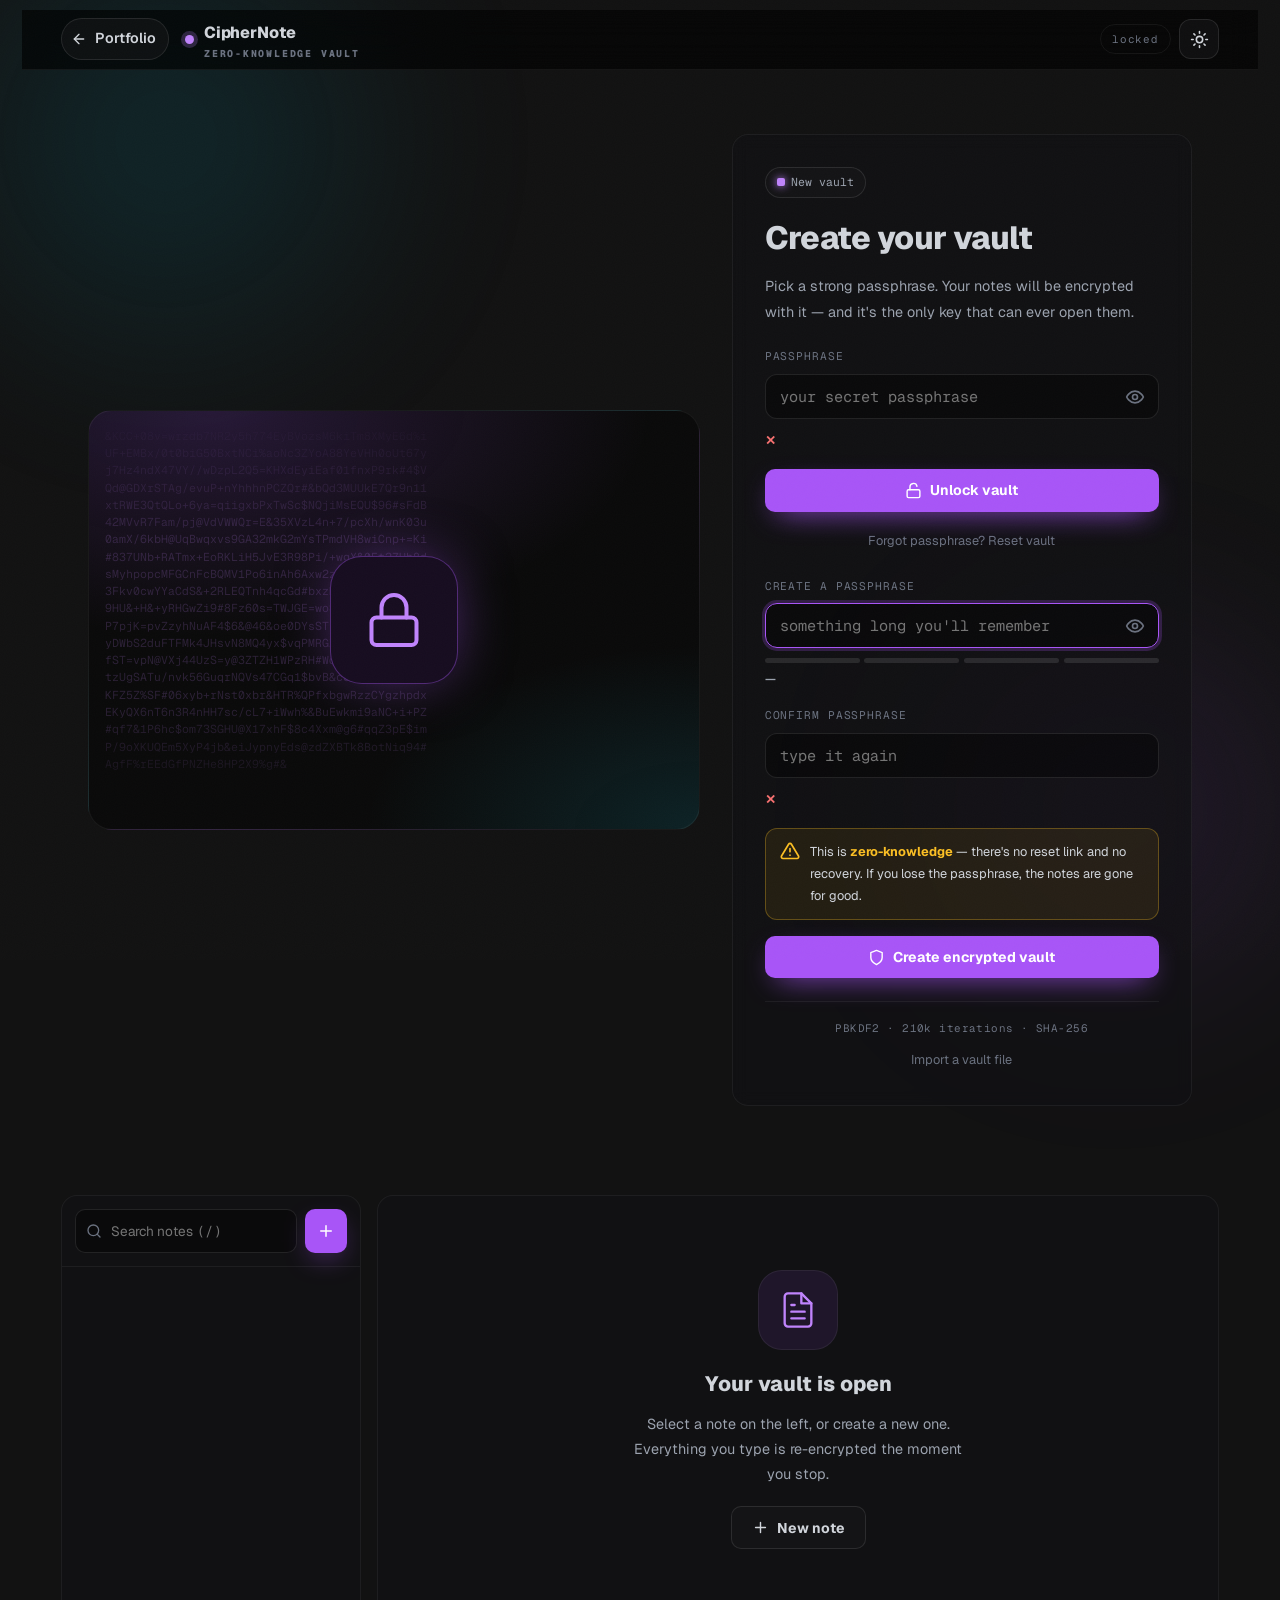
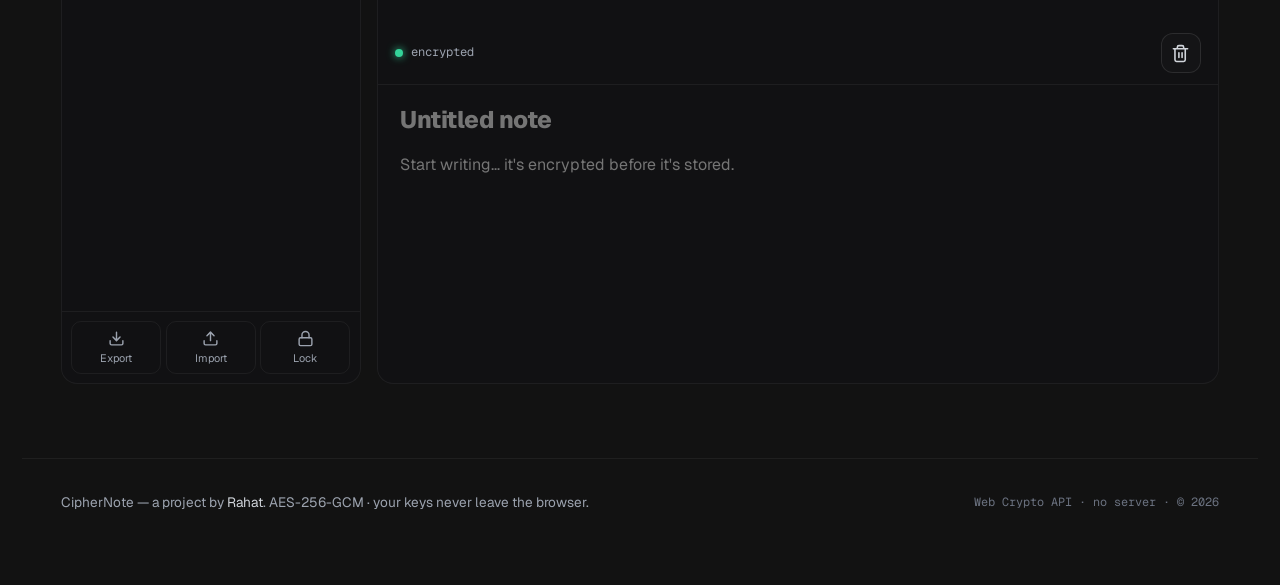
<file: projects/ciphernote/index.html>
<!DOCTYPE html>
<html lang="en" data-theme="dark">

<head>
    <meta charset="UTF-8">
    <meta name="viewport" content="width=device-width, initial-scale=1.0">
    <title>CipherNote — Zero-Knowledge Encrypted Notes · Rahat</title>
    <meta name="description"
        content="CipherNote — a real zero-knowledge notes app. Notes are encrypted in your browser with AES-256-GCM and never leave your device. Built by Rahat with the Web Crypto API.">
    <meta name="theme-color" content="#030303">
    <link rel="icon"
        href="data:image/svg+xml,%3Csvg xmlns='http://www.w3.org/2000/svg' viewBox='0 0 64 64'%3E%3Crect width='64' height='64' rx='14' fill='%23030303'/%3E%3Crect x='20' y='28' width='24' height='18' rx='3' fill='none' stroke='%23c084fc' stroke-width='3'/%3E%3Cpath d='M25 28v-5a7 7 0 0 1 14 0v5' fill='none' stroke='%23c084fc' stroke-width='3'/%3E%3C/svg%3E">

    <link rel="preconnect" href="https://fonts.googleapis.com">
    <link rel="preconnect" href="https://fonts.gstatic.com" crossorigin>
    <link
        href="https://fonts.googleapis.com/css2?family=Geist:wght@400;500;600;700;800;900&family=Geist+Mono:wght@400;500;600;700&family=Monoton&display=swap"
        rel="stylesheet">

    <link rel="stylesheet" href="../_shared/lab.css">
    <link rel="stylesheet" href="style.css">

    <script>
        (function () {
            var t = "dark";
            try { t = localStorage.getItem("theme") || "dark"; } catch (e) { }
            document.documentElement.setAttribute("data-theme", t);
        })();
    </script>
</head>

<body class="cn-body">
    <a class="skip-link" href="#main">Skip to content</a>
    <div class="grain" aria-hidden="true"></div>

    <header class="lab-nav" style="--accent: var(--purple-4)">
        <a class="lab-back" href="../../index.html#projects">
            <svg viewBox="0 0 24 24" fill="none" stroke="currentColor" stroke-width="2" stroke-linecap="round"
                stroke-linejoin="round">
                <path d="M19 12H5"></path>
                <path d="m12 19-7-7 7-7"></path>
            </svg>
            <span>Portfolio</span>
        </a>

        <div class="lab-brand">
            <span class="dot" style="--accent: var(--purple-4)"></span>
            <span>
                <span class="lab-title">CipherNote</span>
                <span class="lab-kicker">Zero-Knowledge Vault</span>
            </span>
        </div>

        <div class="lab-spacer"></div>

        <div class="lab-nav-actions">
            <span class="lab-tag" id="cn-navtag">locked</span>
            <button class="theme-toggle ghost-icon" aria-label="Toggle theme">
                <svg class="icon-sun" viewBox="0 0 24 24" fill="none" stroke="currentColor" stroke-width="2"
                    stroke-linecap="round">
                    <circle cx="12" cy="12" r="4"></circle>
                    <path d="M12 2v2M12 20v2M4.93 4.93l1.41 1.41M17.66 17.66l1.41 1.41M2 12h2M20 12h2M4.93 19.07l1.41-1.41M17.66 6.34l1.41-1.41"></path>
                </svg>
                <svg class="icon-moon" viewBox="0 0 24 24" fill="none" stroke="currentColor" stroke-width="2"
                    stroke-linecap="round" stroke-linejoin="round">
                    <path d="M21 12.79A9 9 0 1 1 11.21 3 7 7 0 0 0 21 12.79z"></path>
                </svg>
            </button>
        </div>
    </header>

    <main id="main">

        <!-- ============ GATE (lock / setup) ============ -->
        <section class="cn-gate" id="cn-gate">

            <div class="cn-gate-art" aria-hidden="true">
                <div class="cn-lock-badge">
                    <svg viewBox="0 0 24 24" fill="none" stroke="currentColor" stroke-width="1.6"
                        stroke-linecap="round" stroke-linejoin="round">
                        <rect x="3" y="11" width="18" height="11" rx="2"></rect>
                        <path d="M7 11V7a5 5 0 0 1 10 0v4"></path>
                    </svg>
                </div>
                <pre class="cn-cipher-rain" id="cn-rain"></pre>
            </div>

            <div class="cn-gate-card panel rise">
                <div class="cn-gate-head">
                    <span class="chip"><span class="cn-shield"></span><span id="cn-gate-badge">AES-256-GCM</span></span>
                    <h1 id="cn-gate-title">Unlock your vault</h1>
                    <p id="cn-gate-desc">Enter your passphrase to decrypt your notes. Everything is decrypted locally —
                        nothing ever leaves this device.</p>
                </div>

                <!-- UNLOCK form -->
                <form class="cn-form" id="cn-unlock-form" hidden autocomplete="off">
                    <label class="cn-field">
                        <span>Passphrase</span>
                        <div class="cn-pass-wrap">
                            <input type="password" id="cn-unlock-pass" placeholder="your secret passphrase"
                                autocomplete="current-password" spellcheck="false">
                            <button type="button" class="cn-eye" data-eye="cn-unlock-pass" aria-label="Show passphrase"></button>
                        </div>
                    </label>
                    <p class="cn-error" id="cn-unlock-error" hidden></p>
                    <button class="btn btn-primary cn-full" type="submit" id="cn-unlock-btn">
                        <svg viewBox="0 0 24 24" fill="none" stroke="currentColor" stroke-width="2" stroke-linecap="round"
                            stroke-linejoin="round">
                            <rect x="3" y="11" width="18" height="11" rx="2"></rect>
                            <path d="M7 11V7a5 5 0 0 1 9.9-1"></path>
                        </svg>
                        <span>Unlock vault</span>
                    </button>
                    <button type="button" class="cn-link-danger" id="cn-reset-link">Forgot passphrase? Reset vault</button>
                </form>

                <!-- SETUP form -->
                <form class="cn-form" id="cn-setup-form" hidden autocomplete="off">
                    <label class="cn-field">
                        <span>Create a passphrase</span>
                        <div class="cn-pass-wrap">
                            <input type="password" id="cn-new-pass" placeholder="something long you'll remember"
                                autocomplete="new-password" spellcheck="false">
                            <button type="button" class="cn-eye" data-eye="cn-new-pass" aria-label="Show passphrase"></button>
                        </div>
                    </label>

                    <div class="cn-strength" id="cn-strength" hidden>
                        <div class="cn-strength-bars"><i></i><i></i><i></i><i></i></div>
                        <div class="cn-strength-meta">
                            <span id="cn-strength-lbl">—</span>
                            <span class="mono" id="cn-strength-crack"></span>
                        </div>
                    </div>

                    <label class="cn-field">
                        <span>Confirm passphrase</span>
                        <div class="cn-pass-wrap">
                            <input type="password" id="cn-confirm-pass" placeholder="type it again"
                                autocomplete="new-password" spellcheck="false">
                        </div>
                    </label>
                    <p class="cn-error" id="cn-setup-error" hidden></p>

                    <div class="cn-warn-box">
                        <svg viewBox="0 0 24 24" fill="none" stroke="currentColor" stroke-width="2" stroke-linecap="round"
                            stroke-linejoin="round">
                            <path d="M12 9v4M12 17h.01"></path>
                            <path d="M10.29 3.86 1.82 18a2 2 0 0 0 1.71 3h16.94a2 2 0 0 0 1.71-3L13.71 3.86a2 2 0 0 0-3.42 0z"></path>
                        </svg>
                        <span>This is <b>zero-knowledge</b> — there's no reset link and no recovery. If you lose the
                            passphrase, the notes are gone for good.</span>
                    </div>

                    <button class="btn btn-primary cn-full" type="submit">
                        <svg viewBox="0 0 24 24" fill="none" stroke="currentColor" stroke-width="2" stroke-linecap="round"
                            stroke-linejoin="round">
                            <path d="M12 22s8-4 8-10V5l-8-3-8 3v7c0 6 8 10 8 10z"></path>
                        </svg>
                        <span>Create encrypted vault</span>
                    </button>
                </form>

                <div class="cn-gate-foot">
                    <span class="mono">PBKDF2 · 210k iterations · SHA-256</span>
                    <button type="button" class="cn-import-link" id="cn-import-gate">Import a vault file</button>
                    <input type="file" id="cn-import-file" accept="application/json,.json" hidden>
                </div>
            </div>
        </section>

        <!-- ============ VAULT (unlocked app) ============ -->
        <section class="cn-vault" id="cn-vault" hidden>
            <aside class="cn-sidebar">
                <div class="cn-side-top">
                    <div class="cn-search">
                        <svg viewBox="0 0 24 24" fill="none" stroke="currentColor" stroke-width="2" stroke-linecap="round"
                            stroke-linejoin="round">
                            <circle cx="11" cy="11" r="8"></circle>
                            <path d="m21 21-4.3-4.3"></path>
                        </svg>
                        <input type="text" id="cn-search" placeholder="Search notes  ( / )" spellcheck="false">
                    </div>
                    <button class="btn btn-primary cn-new" id="cn-new" aria-label="New note">
                        <svg viewBox="0 0 24 24" fill="none" stroke="currentColor" stroke-width="2" stroke-linecap="round"
                            stroke-linejoin="round">
                            <path d="M12 5v14M5 12h14"></path>
                        </svg>
                    </button>
                </div>

                <ul class="cn-note-list" id="cn-note-list" aria-label="Notes"></ul>

                <div class="cn-side-foot">
                    <button class="cn-side-btn" id="cn-export" title="Export encrypted vault">
                        <svg viewBox="0 0 24 24" fill="none" stroke="currentColor" stroke-width="2" stroke-linecap="round"
                            stroke-linejoin="round">
                            <path d="M21 15v4a2 2 0 0 1-2 2H5a2 2 0 0 1-2-2v-4"></path>
                            <path d="M7 10l5 5 5-5M12 15V3"></path>
                        </svg>
                        Export
                    </button>
                    <button class="cn-side-btn" id="cn-import-vault" title="Import encrypted vault">
                        <svg viewBox="0 0 24 24" fill="none" stroke="currentColor" stroke-width="2" stroke-linecap="round"
                            stroke-linejoin="round">
                            <path d="M21 15v4a2 2 0 0 1-2 2H5a2 2 0 0 1-2-2v-4"></path>
                            <path d="M7 8l5-5 5 5M12 3v12"></path>
                        </svg>
                        Import
                    </button>
                    <button class="cn-side-btn cn-lock" id="cn-lock" title="Lock vault (Ctrl+L)">
                        <svg viewBox="0 0 24 24" fill="none" stroke="currentColor" stroke-width="2" stroke-linecap="round"
                            stroke-linejoin="round">
                            <rect x="3" y="11" width="18" height="11" rx="2"></rect>
                            <path d="M7 11V7a5 5 0 0 1 10 0v4"></path>
                        </svg>
                        Lock
                    </button>
                </div>
            </aside>

            <div class="cn-editor" id="cn-editor">
                <div class="cn-editor-empty" id="cn-editor-empty">
                    <div class="cn-empty-art">
                        <svg viewBox="0 0 24 24" fill="none" stroke="currentColor" stroke-width="1.4"
                            stroke-linecap="round" stroke-linejoin="round">
                            <path d="M14 2H6a2 2 0 0 0-2 2v16a2 2 0 0 0 2 2h12a2 2 0 0 0 2-2V8z"></path>
                            <path d="M14 2v6h6M16 13H8M16 17H8M10 9H8"></path>
                        </svg>
                    </div>
                    <h2>Your vault is open</h2>
                    <p>Select a note on the left, or create a new one. Everything you type is re-encrypted the moment
                        you stop.</p>
                    <button class="btn btn-ghost" id="cn-empty-new">
                        <svg viewBox="0 0 24 24" fill="none" stroke="currentColor" stroke-width="2" stroke-linecap="round"
                            stroke-linejoin="round">
                            <path d="M12 5v14M5 12h14"></path>
                        </svg>
                        <span>New note</span>
                    </button>
                </div>

                <div class="cn-editor-doc" id="cn-editor-doc" hidden>
                    <div class="cn-doc-bar">
                        <span class="cn-save-state" id="cn-save-state">
                            <span class="cn-save-dot"></span><span id="cn-save-txt">encrypted</span>
                        </span>
                        <div class="cn-doc-actions">
                            <span class="cn-doc-meta mono" id="cn-doc-meta"></span>
                            <button class="ghost-icon cn-del" id="cn-delete" aria-label="Delete note" title="Delete note">
                                <svg viewBox="0 0 24 24" fill="none" stroke="currentColor" stroke-width="2"
                                    stroke-linecap="round" stroke-linejoin="round">
                                    <path d="M3 6h18M8 6V4a2 2 0 0 1 2-2h4a2 2 0 0 1 2 2v2m2 0v14a2 2 0 0 1-2 2H7a2 2 0 0 1-2-2V6"></path>
                                    <path d="M10 11v6M14 11v6"></path>
                                </svg>
                            </button>
                        </div>
                    </div>
                    <input type="text" id="cn-title" class="cn-title" placeholder="Untitled note" spellcheck="false">
                    <textarea id="cn-body" class="cn-body" placeholder="Start writing… it's encrypted before it's stored."
                        spellcheck="false"></textarea>
                </div>
            </div>
        </section>

    </main>

    <footer class="lab-footer">
        <span>CipherNote — a project by <a href="../../index.html">Rahat</a>. AES-256-GCM · your keys never leave the
            browser.</span>
        <span class="f-note">Web Crypto API · no server · © <span id="year">2026</span></span>
    </footer>

    <!-- confirm dialog -->
    <div class="cn-modal" id="cn-modal" aria-hidden="true">
        <div class="cn-modal-scrim" data-modal-close></div>
        <div class="cn-modal-card panel" role="alertdialog" aria-modal="true" aria-labelledby="cn-modal-title">
            <h3 id="cn-modal-title">Are you sure?</h3>
            <p id="cn-modal-desc"></p>
            <div class="cn-modal-actions">
                <button class="btn btn-ghost" data-modal-close>Cancel</button>
                <button class="btn cn-btn-danger" id="cn-modal-confirm">Confirm</button>
            </div>
        </div>
    </div>

    <script src="../_shared/lab.js"></script>
    <script src="app.js"></script>
</body>

</html>
</file>
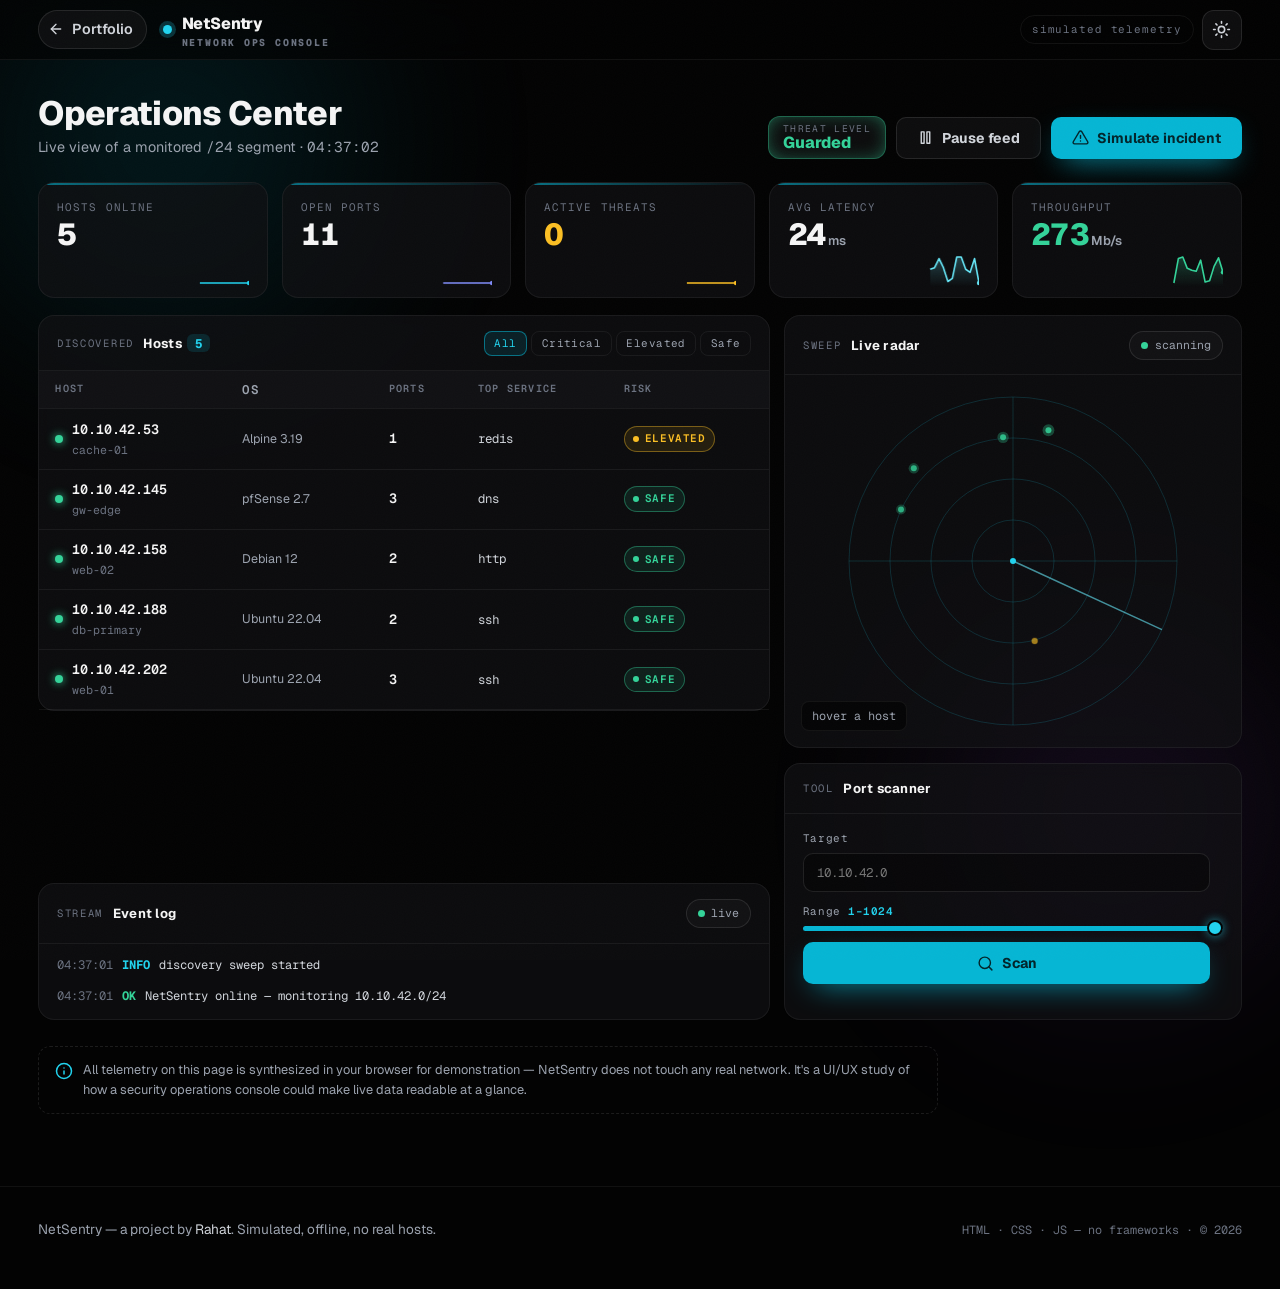
<file: projects/netsentry/index.html>
<!DOCTYPE html>
<html lang="en" data-theme="dark">

<head>
    <meta charset="UTF-8">
    <meta name="viewport" content="width=device-width, initial-scale=1.0">
    <title>NetSentry — Network Ops Console · Rahat</title>
    <meta name="description"
        content="NetSentry — a live network-monitoring ops console: host discovery, radar sweep, a working port scanner and streaming threat alerts. Built by Rahat with plain HTML, CSS and JS.">
    <meta name="theme-color" content="#030303">
    <link rel="icon"
        href="data:image/svg+xml,%3Csvg xmlns='http://www.w3.org/2000/svg' viewBox='0 0 64 64'%3E%3Crect width='64' height='64' rx='14' fill='%23030303'/%3E%3Ccircle cx='32' cy='32' r='18' fill='none' stroke='%2322d3ee' stroke-width='3'/%3E%3Ccircle cx='32' cy='32' r='4' fill='%2322d3ee'/%3E%3C/svg%3E">

    <link rel="preconnect" href="https://fonts.googleapis.com">
    <link rel="preconnect" href="https://fonts.gstatic.com" crossorigin>
    <link
        href="https://fonts.googleapis.com/css2?family=Geist:wght@400;500;600;700;800;900&family=Geist+Mono:wght@400;500;600;700&family=Monoton&display=swap"
        rel="stylesheet">

    <link rel="stylesheet" href="../_shared/lab.css">
    <link rel="stylesheet" href="style.css">

    <script>
        (function () {
            var t = "dark";
            try { t = localStorage.getItem("theme") || "dark"; } catch (e) { }
            document.documentElement.setAttribute("data-theme", t);
        })();
    </script>
</head>

<body>
    <a class="skip-link" href="#main">Skip to content</a>
    <div class="grain" aria-hidden="true"></div>

    <!-- ===== Top bar ===== -->
    <header class="lab-nav" style="--accent: var(--cyan-4)">
        <a class="lab-back" href="../../index.html#projects">
            <svg viewBox="0 0 24 24" fill="none" stroke="currentColor" stroke-width="2" stroke-linecap="round"
                stroke-linejoin="round">
                <path d="M19 12H5"></path>
                <path d="m12 19-7-7 7-7"></path>
            </svg>
            <span>Portfolio</span>
        </a>

        <div class="lab-brand">
            <span class="dot"></span>
            <span>
                <span class="lab-title">NetSentry</span>
                <span class="lab-kicker">Network Ops Console</span>
            </span>
        </div>

        <div class="lab-spacer"></div>

        <div class="lab-nav-actions">
            <span class="lab-tag">simulated telemetry</span>
            <button class="theme-toggle ghost-icon" aria-label="Toggle theme">
                <svg class="icon-sun" viewBox="0 0 24 24" fill="none" stroke="currentColor" stroke-width="2"
                    stroke-linecap="round">
                    <circle cx="12" cy="12" r="4"></circle>
                    <path d="M12 2v2M12 20v2M4.93 4.93l1.41 1.41M17.66 17.66l1.41 1.41M2 12h2M20 12h2M4.93 19.07l1.41-1.41M17.66 6.34l1.41-1.41"></path>
                </svg>
                <svg class="icon-moon" viewBox="0 0 24 24" fill="none" stroke="currentColor" stroke-width="2"
                    stroke-linecap="round" stroke-linejoin="round">
                    <path d="M21 12.79A9 9 0 1 1 11.21 3 7 7 0 0 0 21 12.79z"></path>
                </svg>
            </button>
        </div>
    </header>

    <main id="main" class="ns-wrap">

        <!-- ===== Command bar ===== -->
        <section class="ns-command rise">
            <div class="ns-cmd-left">
                <h1>Operations Center</h1>
                <p class="ns-cmd-sub">Live view of a monitored <span class="mono">/24</span> segment ·
                    <span id="ns-clock" class="mono">--:--:--</span>
                </p>
            </div>
            <div class="ns-cmd-controls">
                <div class="ns-threat" id="ns-threatlevel" data-level="guarded">
                    <span class="ns-threat-lbl">Threat level</span>
                    <span class="ns-threat-val" id="ns-threat-val">Guarded</span>
                </div>
                <button class="btn btn-ghost" id="ns-pause" aria-pressed="false">
                    <svg id="ns-pause-ic" viewBox="0 0 24 24" fill="none" stroke="currentColor" stroke-width="2"
                        stroke-linecap="round" stroke-linejoin="round">
                        <rect x="6" y="4" width="4" height="16"></rect>
                        <rect x="14" y="4" width="4" height="16"></rect>
                    </svg>
                    <span id="ns-pause-txt">Pause feed</span>
                </button>
                <button class="btn btn-primary" id="ns-incident">
                    <svg viewBox="0 0 24 24" fill="none" stroke="currentColor" stroke-width="2" stroke-linecap="round"
                        stroke-linejoin="round">
                        <path d="M10.29 3.86 1.82 18a2 2 0 0 0 1.71 3h16.94a2 2 0 0 0 1.71-3L13.71 3.86a2 2 0 0 0-3.42 0z"></path>
                        <path d="M12 9v4M12 17h.01"></path>
                    </svg>
                    <span>Simulate incident</span>
                </button>
            </div>
        </section>

        <!-- ===== KPI tiles ===== -->
        <section class="ns-kpis" aria-label="Key metrics">
            <div class="ns-kpi rise d1">
                <span class="ns-kpi-lbl">Hosts online</span>
                <span class="ns-kpi-val" id="kpi-hosts">0</span>
                <span class="ns-kpi-spark"><canvas data-spark="hosts"></canvas></span>
            </div>
            <div class="ns-kpi rise d2">
                <span class="ns-kpi-lbl">Open ports</span>
                <span class="ns-kpi-val" id="kpi-ports">0</span>
                <span class="ns-kpi-spark"><canvas data-spark="ports"></canvas></span>
            </div>
            <div class="ns-kpi rise d3">
                <span class="ns-kpi-lbl">Active threats</span>
                <span class="ns-kpi-val warn" id="kpi-threats">0</span>
                <span class="ns-kpi-spark"><canvas data-spark="threats"></canvas></span>
            </div>
            <div class="ns-kpi rise d4">
                <span class="ns-kpi-lbl">Avg latency</span>
                <span class="ns-kpi-val" id="kpi-latency">0<small>ms</small></span>
                <span class="ns-kpi-spark"><canvas data-spark="latency"></canvas></span>
            </div>
            <div class="ns-kpi rise d5">
                <span class="ns-kpi-lbl">Throughput</span>
                <span class="ns-kpi-val ok" id="kpi-tput">0<small>Mb/s</small></span>
                <span class="ns-kpi-spark"><canvas data-spark="tput"></canvas></span>
            </div>
        </section>

        <!-- ===== Main grid ===== -->
        <section class="ns-grid">

            <!-- Host table -->
            <div class="panel ns-hosts rise" data-reveal>
                <div class="panel-head">
                    <span class="eyebrow">Discovered</span>
                    <h2>Hosts <span class="ns-count" id="ns-host-count">0</span></h2>
                    <div class="ns-filters" role="group" aria-label="Filter by risk">
                        <button class="ns-filter is-on" data-filter="all">All</button>
                        <button class="ns-filter" data-filter="critical">Critical</button>
                        <button class="ns-filter" data-filter="elevated">Elevated</button>
                        <button class="ns-filter" data-filter="safe">Safe</button>
                    </div>
                </div>
                <div class="ns-table-scroll">
                    <table class="ns-table">
                        <thead>
                            <tr>
                                <th>Host</th>
                                <th class="col-os">OS</th>
                                <th class="col-ports">Ports</th>
                                <th class="col-svc">Top service</th>
                                <th>Risk</th>
                            </tr>
                        </thead>
                        <tbody id="ns-tbody"></tbody>
                    </table>
                    <p class="ns-empty" id="ns-empty" hidden>No hosts match this filter.</p>
                </div>
            </div>

            <!-- Radar -->
            <div class="panel ns-radar-panel rise" data-reveal>
                <div class="panel-head">
                    <span class="eyebrow">Sweep</span>
                    <h2>Live radar</h2>
                    <span class="chip" id="ns-radar-chip"><span class="ns-live-dot"></span>scanning</span>
                </div>
                <div class="ns-radar-stage">
                    <canvas id="ns-radar" width="440" height="440" aria-label="Radar showing discovered hosts"></canvas>
                    <div class="ns-radar-readout" id="ns-radar-readout">
                        <span class="mono">hover a host</span>
                    </div>
                </div>
            </div>

            <!-- Port scanner -->
            <div class="panel ns-scanner rise" data-reveal>
                <div class="panel-head">
                    <span class="eyebrow">Tool</span>
                    <h2>Port scanner</h2>
                </div>
                <div class="ns-scan-body">
                    <form class="ns-scan-form" id="ns-scan-form" autocomplete="off">
                        <label class="ns-field">
                            <span>Target</span>
                            <input type="text" id="ns-target" list="ns-hostlist" placeholder="10.10.42.0"
                                spellcheck="false" inputmode="decimal">
                            <datalist id="ns-hostlist"></datalist>
                        </label>
                        <label class="ns-field ns-field-range">
                            <span>Range <b id="ns-range-lbl">1–1024</b></span>
                            <input type="range" id="ns-range" min="128" max="1024" step="128" value="1024">
                        </label>
                        <button class="btn btn-primary" type="submit" id="ns-scan-btn">
                            <svg viewBox="0 0 24 24" fill="none" stroke="currentColor" stroke-width="2"
                                stroke-linecap="round" stroke-linejoin="round">
                                <circle cx="11" cy="11" r="8"></circle>
                                <path d="m21 21-4.3-4.3"></path>
                            </svg>
                            <span>Scan</span>
                        </button>
                    </form>

                    <div class="ns-scan-progress" id="ns-scan-progress" hidden>
                        <div class="ns-scan-meta">
                            <span class="mono" id="ns-scan-status">probing…</span>
                            <span class="mono" id="ns-scan-pct">0%</span>
                        </div>
                        <div class="ns-bar"><i id="ns-scan-fill"></i></div>
                        <div class="ns-scan-cur mono" id="ns-scan-cur">port —</div>
                    </div>

                    <div class="ns-scan-results" id="ns-scan-results"></div>
                </div>
            </div>

            <!-- Event log -->
            <div class="panel ns-log rise" data-reveal>
                <div class="panel-head">
                    <span class="eyebrow">Stream</span>
                    <h2>Event log</h2>
                    <span class="chip" id="ns-log-rate"><span class="ns-live-dot"></span>live</span>
                </div>
                <ul class="ns-log-list" id="ns-log-list" aria-live="polite"></ul>
            </div>

        </section>

        <p class="ns-disclaimer">
            <svg viewBox="0 0 24 24" fill="none" stroke="currentColor" stroke-width="2" stroke-linecap="round"
                stroke-linejoin="round">
                <circle cx="12" cy="12" r="10"></circle>
                <path d="M12 16v-4M12 8h.01"></path>
            </svg>
            All telemetry on this page is synthesized in your browser for demonstration — NetSentry does not touch any real
            network. It's a UI/UX study of how a security operations console could make live data readable at a glance.
        </p>

    </main>

    <!-- ===== Host detail drawer ===== -->
    <div class="ns-drawer" id="ns-drawer" aria-hidden="true">
        <div class="ns-drawer-scrim" data-close></div>
        <aside class="ns-drawer-panel" role="dialog" aria-modal="true" aria-labelledby="ns-drawer-title">
            <header class="ns-drawer-head">
                <div>
                    <span class="eyebrow mono" id="ns-drawer-ip">—</span>
                    <h3 id="ns-drawer-title">Host detail</h3>
                </div>
                <button class="ghost-icon" data-close aria-label="Close">
                    <svg viewBox="0 0 24 24" fill="none" stroke="currentColor" stroke-width="2" stroke-linecap="round">
                        <path d="M18 6 6 18M6 6l12 12"></path>
                    </svg>
                </button>
            </header>
            <div class="ns-drawer-body" id="ns-drawer-body"></div>
        </aside>
    </div>

    <footer class="lab-footer">
        <span>NetSentry — a project by <a href="../../index.html">Rahat</a>. Simulated, offline, no real hosts.</span>
        <span class="f-note">HTML · CSS · JS — no frameworks · © <span id="year">2026</span></span>
    </footer>

    <script src="../_shared/lab.js"></script>
    <script src="app.js"></script>
</body>

</html>
</file>
<file: style.css>
/* ============================================================
   Rahat — Portfolio (smaran.me-style rebuild)
   Geist / Geist Mono / Pacifico / Monoton · dark-first · cyan
   ============================================================ */

/* =========================
   Reset & tokens
========================= */

* {
    margin: 0;
    padding: 0;
    box-sizing: border-box;
}

:root {
    --bg: #030303;
    --text: #f5f5f5;
    --text-soft: #d1d5db;
    --text-dim: #9ca3af;
    --card: rgba(24, 24, 27, .4);
    --card-solid: #18181b;
    --card-inner: rgba(0, 0, 0, .4);
    --border: rgba(255, 255, 255, .1);
    --border-soft: rgba(255, 255, 255, .08);

    --cyan-4: #22d3ee;
    --cyan-5: #06b6d4;
    --purple-4: #c084fc;
    --purple-5: #a855f7;
    --blue-4: #60a5fa;
    --blue-5: #3b82f6;
    --orange-3: #fdba74;
    --orange-4: #fb923c;
    --orange-5: #f97316;
    --green-4: #4ade80;
    --green-5: #22c55e;
    --emerald-3: #6ee7b7;
    --emerald-4: #34d399;
    --amber-4: #fbbf24;
    --indigo-4: #818cf8;

    --grad-hero: linear-gradient(to right, var(--cyan-4), var(--purple-4), var(--orange-3));
    --grad-stack: linear-gradient(to top right, var(--purple-4), var(--cyan-4), var(--indigo-4));
    --grad-warm: linear-gradient(to bottom right, var(--orange-3), #86efac, #93c5fd);
    --grad-lines: linear-gradient(to right, #f3f4f6, #9ca3af);
    --grad-reached: linear-gradient(to right, #86efac, #d8b4fe);
    --grad-contact: linear-gradient(to bottom, #ffffff, #e5e7eb, #6b7280);

    --font-sans: "Geist", -apple-system, BlinkMacSystemFont, "Segoe UI", Roboto, sans-serif;
    --font-mono: "Geist Mono", ui-monospace, SFMono-Regular, Menlo, Consolas, monospace;

    /* single easing voice for all entrances — decisive start, soft settle */
    --ease: cubic-bezier(.22, 1, .36, 1);

    color-scheme: dark;
}

[data-theme="light"] {
    --bg: #fafafa;
    --text: #111827;
    --text-soft: #374151;
    --text-dim: #6b7280;
    --card: #f9fafb;
    --card-solid: #ffffff;
    --card-inner: rgba(255, 255, 255, .5);
    --border: rgba(0, 0, 0, .07);
    --border-soft: rgba(0, 0, 0, .05);

    /* darker cyans so accent text keeps WCAG contrast on the light bg */
    --cyan-4: #0891b2;
    --cyan-5: #0e7490;

    --grad-hero: linear-gradient(to right, #2563eb, #9333ea, #f97316);
    --grad-stack: linear-gradient(to top right, #a855f7, #22c55e, #6366f1);
    --grad-warm: linear-gradient(to bottom right, #ea580c, #16a34a, #2563eb);
    --grad-lines: linear-gradient(to right, #1f2937, #6b7280);
    --grad-reached: linear-gradient(to right, #166534, #6b21a8);
    --grad-contact: linear-gradient(to bottom, #111827, #1f2937, #6b7280);

    color-scheme: light;
}

html {
    scroll-behavior: smooth;
    /* clip (not hidden): hidden would create a scroll container and break
       position:sticky. It must be on BOTH html and body — on body alone it
       propagates to the viewport, the body itself stays unclipped, and mobile
       browsers widen the layout viewport to fit off-screen reveal elements
       (which pushed the menu icon off the right edge of phones). */
    overflow-x: clip;
}

body {
    font-family: var(--font-sans);
    background: var(--bg);
    color: var(--text);
    line-height: 1.6;
    overflow-x: clip;
    transition: background-color .5s, color .5s;
    -webkit-font-smoothing: antialiased;
}

button {
    font-family: inherit;
    color: inherit;
}

/* Keyboard focus — visible, on-brand, never on mouse clicks */
:focus-visible {
    outline: 2px solid var(--cyan-4);
    outline-offset: 3px;
    border-radius: 4px;
}

/* Screen-reader-only text */
.sr-only {
    position: absolute;
    width: 1px;
    height: 1px;
    padding: 0;
    margin: -1px;
    overflow: hidden;
    clip-path: inset(50%);
    white-space: nowrap;
    border: 0;
}

/* One composable transform for every CTA: magnetic pull (--mx/--my, set by
   JS), hover growth (--hs) and press feedback (--press) never fight because
   they share the same declaration */
.btn-dark,
.btn-outline,
.btn-square,
.btn-explore,
.ec-copy,
.nav-cta {
    transform: translate(var(--mx, 0px), var(--my, 0px)) scale(calc(var(--hs, 1) * var(--press, 1)));
}

.btn-dark:active,
.btn-outline:active,
.btn-square:active,
.btn-explore:active,
.ec-copy:active,
.nav-cta:active {
    --press: .96;
}

/* Balanced rag on display text */
.hero-title,
.stack-heading,
.contact-title,
.grad-reached,
.reached-p,
.proj-text h2 {
    text-wrap: balance;
}

/* =========================
   Layout utilities
========================= */

.max-container {
    max-width: 1440px;
    margin-left: auto;
    margin-right: auto;
}

.padding-container {
    padding-left: 1rem;
    padding-right: 1rem;
}

@media (min-width: 768px) {
    .padding-container {
        padding-left: 3.5rem;
        padding-right: 3.5rem;
    }
}

@media (min-width: 1280px) {
    .padding-container {
        padding-left: 8rem;
        padding-right: 8rem;
    }
}

.pacifico {
    font-family: "Pacifico", cursive;
    font-weight: 400;
}

.monoton {
    font-family: "Monoton", cursive;
    font-weight: 400;
}

.lg-only {
    display: none;
}

@media (min-width: 1024px) {
    .lg-only {
        display: block;
    }
}

.md-only {
    display: none;
}

@media (min-width: 768px) {
    .md-only {
        display: block;
    }
}

section {
    scroll-margin-top: 90px;
}

/* Glow blobs — soft radial gradients, not filter:blur (which forces the
   compositor to re-blur huge surfaces and tanks scroll performance) */

.blob {
    position: absolute;
    border-radius: 50%;
    pointer-events: none;
    display: none;
    background: radial-gradient(circle, var(--blob-color, transparent) 0%, transparent 65%);
}

@media (min-width: 768px) {
    .blob {
        display: block;
    }
}

/* Ping dots */

.ping-wrap {
    position: relative;
    display: inline-flex;
    width: 10px;
    height: 10px;
}

.ping {
    position: absolute;
    inset: 0;
    border-radius: 50%;
    background: var(--green-4);
    opacity: .75;
    animation: ping 1.2s cubic-bezier(0, 0, .2, 1) infinite;
}

.ping-core {
    position: relative;
    display: inline-flex;
    width: 10px;
    height: 10px;
    border-radius: 50%;
    background: var(--green-5);
}

.ping-mini {
    display: inline-block;
    width: 7px;
    height: 7px;
    border-radius: 50%;
    background: var(--orange-5);
    animation: ping 1.2s cubic-bezier(0, 0, .2, 1) infinite;
}

.ping-mini.emerald {
    background: var(--emerald-4);
    box-shadow: 0 0 16px rgba(52, 211, 153, 1);
}

.ping-mini.amber {
    background: var(--amber-4);
    box-shadow: 0 0 16px rgba(251, 191, 36, .9);
}

.ping-mini.green {
    background: var(--green-5);
}

/* Gradient text helper */

.grad-hero,
.grad-stack,
.grad-warm,
.grad-reached {
    -webkit-background-clip: text;
    background-clip: text;
    color: transparent;
}

.grad-hero {
    background-image: var(--grad-hero);
}

.grad-stack {
    background-image: var(--grad-stack);
}

.grad-warm {
    background-image: var(--grad-warm);
}

.grad-reached {
    background-image: var(--grad-reached);
}

/* =========================
   Header
========================= */

.site-header {
    position: fixed;
    top: 0;
    left: 0;
    right: 0;
    z-index: 50;
    padding: .5rem 0;
    background: transparent;
    transition: background-color .3s, backdrop-filter .3s, border-color .3s;
    border-bottom: 1px solid transparent;
}

.site-header.scrolled {
    background: rgba(3, 3, 3, .7);
    backdrop-filter: blur(10px);
    -webkit-backdrop-filter: blur(10px);
    border-bottom-color: var(--border-soft);
}

[data-theme="light"] .site-header.scrolled {
    background: rgba(250, 250, 250, .75);
}

.header-spacer {
    height: 3.25rem;
}

@media (min-width: 768px) {
    .header-spacer {
        height: 5rem;
    }
}

.nav {
    display: flex;
    align-items: center;
    justify-content: space-between;
    width: 100%;
}

.brand {
    display: flex;
    align-items: center;
    gap: .5rem;
    text-decoration: none;
    color: var(--text);
}

.brand-name {
    font-size: 1.5rem;
    font-weight: 900;
    letter-spacing: -.05em;
}

.brand-avatar {
    width: 2rem;
    height: 2rem;
    border-radius: 50%;
    overflow: hidden;
    border: 1px solid rgba(34, 211, 238, .3);
    flex-shrink: 0;
}

.brand-avatar img {
    width: 100%;
    height: 100%;
    object-fit: cover;
    display: block;
}

.nav-desktop {
    display: none;
    align-items: center;
    gap: 2rem;
    list-style: none;
}

@media (min-width: 768px) {
    .nav-desktop {
        display: flex;
    }
}

.nav-link {
    font-weight: 700;
    text-transform: uppercase;
    letter-spacing: .1em;
    font-size: 13px;
    color: var(--text);
    text-decoration: none;
    transition: color .2s;
}

.nav-link:hover {
    color: var(--cyan-4);
}

.nav-cta-zone {
    display: flex;
    align-items: center;
    gap: 1rem;
    margin-left: 1rem;
}

.nav-cta {
    background: #ffffff;
    color: #000000;
    padding: .625rem 2rem;
    border-radius: 9999px;
    font-weight: 900;
    text-transform: uppercase;
    font-size: 12px;
    letter-spacing: .2em;
    text-decoration: none;
    transition: transform .3s, opacity .3s;
}

[data-theme="light"] .nav-cta {
    background: #000000;
    color: #ffffff;
}

.nav-cta:hover {
    --hs: 1.04;
    opacity: .9;
}

.nav-ghosts {
    display: flex;
    align-items: center;
    gap: .5rem;
    padding-left: 1rem;
    border-left: 1px solid rgba(107, 114, 128, .3);
}

.ghost-icon {
    display: inline-flex;
    align-items: center;
    justify-content: center;
    padding: .5rem;
    background: transparent;
    border: none;
    opacity: .45;
    cursor: pointer;
    transition: opacity .3s;
    color: var(--text);
}

.ghost-icon svg {
    width: 1.25rem;
    height: 1.25rem;
}

button.ghost-icon:hover,
button.ghost-icon:focus-visible {
    opacity: 1;
}

/* no hover on touch — keep the controls readable at rest */
@media (hover: none) {
    .ghost-icon {
        opacity: .65;
    }
}

.icon-moon {
    display: none;
}

[data-theme="light"] .icon-moon {
    display: block;
}

[data-theme="light"] .icon-sun {
    display: none;
}

.nav-mobile {
    display: flex;
    align-items: center;
    gap: .5rem;
}

@media (min-width: 768px) {
    .nav-mobile {
        display: none;
    }
}

.nav-mobile .ghost-icon svg {
    width: 1.35rem;
    height: 1.35rem;
}

/* Compact bar on small screens */
@media (max-width: 767px) {

    .site-header {
        padding: .35rem 0;
    }

    .brand-name {
        font-size: 1.2rem;
    }

    .brand-avatar {
        width: 1.7rem;
        height: 1.7rem;
    }

    .ghost-icon {
        padding: .35rem;
    }
}

/* Mobile dropdown — absolutely positioned so it never adds height
   (and background) to the fixed header bar itself */

.mobile-menu {
    position: absolute;
    top: 100%;
    left: 0;
    right: 0;
    display: flex;
    flex-direction: column;
    align-items: center;
    gap: .25rem;
    padding: 1rem 1.5rem 1.5rem;
    background: var(--bg);
    border-bottom: 1px solid var(--border);
    transform: translateY(-12px);
    opacity: 0;
    visibility: hidden;
    transition: transform .25s, opacity .25s, visibility .25s;
}

.mobile-menu.open {
    transform: translateY(0);
    opacity: 1;
    visibility: visible;
}

@media (min-width: 768px) {
    .mobile-menu {
        display: none;
    }
}

.mobile-menu a {
    width: 100%;
    text-align: center;
    padding: .75rem 0;
    font-weight: 700;
    text-transform: uppercase;
    letter-spacing: .1em;
    font-size: 14px;
    color: var(--text);
    text-decoration: none;
}

.mobile-menu .mobile-cta {
    margin-top: .5rem;
    background: #ffffff;
    color: #000000;
    border-radius: 9999px;
    font-weight: 900;
    font-size: 12px;
    letter-spacing: .2em;
}

[data-theme="light"] .mobile-menu .mobile-cta {
    background: #000000;
    color: #ffffff;
}

/* =========================
   Hero
========================= */

.hero {
    position: relative;
    width: 100%;
    min-height: 85vh;
    display: flex;
    align-items: center;
    justify-content: center;
    overflow: hidden;
}

.hero-blob-1 {
    top: -100px;
    left: 20%;
    width: 700px;
    height: 700px;
    --blob-color: rgba(168, 85, 247, .26);
}

.hero-blob-2 {
    bottom: -120px;
    right: 20%;
    width: 840px;
    height: 840px;
    --blob-color: rgba(6, 182, 212, .26);
}

[data-theme="light"] .hero-blob-1 {
    --blob-color: rgba(168, 85, 247, .14);
}

[data-theme="light"] .hero-blob-2 {
    --blob-color: rgba(59, 130, 246, .14);
}

.hero-inner {
    position: relative;
    z-index: 10;
    display: flex;
    flex-direction: column;
    gap: 3rem;
    align-items: center;
    width: 100%;
    padding-top: 3rem;
    padding-bottom: 3rem;
}

@media (min-width: 1024px) {
    .hero-inner {
        flex-direction: row;
        gap: 2rem;
        padding-top: 5rem;
    }
}

.hero-left {
    width: 100%;
    display: flex;
    flex-direction: column;
    align-items: center;
    text-align: center;
    gap: 1.5rem;
}

@media (min-width: 1024px) {
    .hero-left {
        width: 55%;
        align-items: flex-start;
        text-align: left;
        gap: 2rem;
    }
}

.avail-pill {
    display: inline-flex;
    align-items: center;
    gap: .5rem;
    padding: .5rem 1rem;
    border-radius: 9999px;
    background: rgba(255, 255, 255, .05);
    border: 1px solid rgba(255, 255, 255, .1);
    backdrop-filter: blur(6px);
    -webkit-backdrop-filter: blur(6px);
}

[data-theme="light"] .avail-pill {
    background: rgba(255, 255, 255, .6);
    border-color: #e5e7eb;
}

.avail-text {
    font-size: 11px;
    font-weight: 700;
    text-transform: uppercase;
    letter-spacing: .08em;
    color: var(--text-soft);
}

.hero-heading {
    display: flex;
    flex-direction: column;
    gap: .75rem;
    align-items: center;
    width: 100%;
}

@media (min-width: 1024px) {
    .hero-heading {
        align-items: flex-start;
        gap: 1rem;
    }
}

.hero-greet {
    display: flex;
    align-items: center;
    justify-content: center;
    gap: .75rem;
}

.hero-greet .pacifico {
    font-size: clamp(1.6rem, 4vw, 3.4rem);
    letter-spacing: .02em;
    filter: drop-shadow(0 1px 2px rgba(0, 0, 0, .2));
}

.hand {
    font-size: clamp(1.8rem, 4vw, 3rem);
    display: inline-block;
    transform-origin: 70% 70%;
    animation: wave 2.5s ease-in-out infinite;
    filter: drop-shadow(0 4px 6px rgba(0, 0, 0, .25));
}

.hero-title {
    font-size: clamp(2.1rem, 5vw, 4.5rem);
    font-weight: 800;
    line-height: 1.08;
    letter-spacing: -.035em;
}

.hero-typed {
    min-height: 96px;
    max-width: 42rem;
    color: var(--text-dim);
    font-size: clamp(.85rem, 1.6vw, 1.125rem);
    line-height: 1.7;
}

.type-cursor {
    display: inline-block;
    margin-left: 2px;
    color: var(--cyan-4);
    animation: blink .8s step-end infinite;
    font-weight: 700;
}

.hero-btns {
    display: flex;
    flex-direction: column;
    align-items: center;
    gap: 1rem;
    padding-top: .5rem;
    width: 100%;
}

@media (min-width: 640px) {
    .hero-btns {
        flex-direction: row;
        width: auto;
    }
}

@media (min-width: 1024px) {
    .hero-btns {
        justify-content: flex-start;
    }
}

.btn-glow-wrap {
    position: relative;
    display: block;
    width: 100%;
}

.btn-dark,
.btn-outline,
.btn-square,
.btn-explore {
    text-decoration: none;
}

@media (min-width: 640px) {

    .btn-glow-wrap,
    .btn-outline {
        width: auto;
    }
}

.btn-glow {
    position: absolute;
    inset: -4px;
    background: linear-gradient(to right, #2563eb, #9333ea);
    border-radius: .75rem;
    filter: blur(10px);
    opacity: .25;
    transition: opacity .3s;
}

.btn-glow-wrap:hover .btn-glow {
    opacity: .5;
}

.btn-dark {
    position: relative;
    display: flex;
    align-items: center;
    justify-content: center;
    gap: .5rem;
    width: 100%;
    padding: 1rem 2rem;
    font-size: .95rem;
    font-weight: 700;
    border: none;
    border-radius: .75rem;
    background: #ffffff;
    color: #000000;
    cursor: pointer;
    box-shadow: 0 25px 50px -12px rgba(0, 0, 0, .5);
    transition: transform .2s;
}

[data-theme="light"] .btn-dark {
    background: #111827;
    color: #ffffff;
}

.btn-dark:hover {
    --hs: 1.02;
}

.btn-dark svg {
    width: 1.25rem;
    height: 1.25rem;
}

.btn-outline {
    display: flex;
    align-items: center;
    justify-content: center;
    gap: .5rem;
    width: 100%;
    padding: 1rem 2rem;
    font-size: .95rem;
    font-weight: 700;
    border-radius: .75rem;
    background: rgba(255, 255, 255, .05);
    border: 1px solid var(--border);
    color: var(--text);
    cursor: pointer;
    transition: transform .2s, border-color .2s;
}

[data-theme="light"] .btn-outline {
    background: #ffffff;
    border-color: #e5e7eb;
}

.btn-outline:hover {
    --hs: 1.02;
    border-color: var(--cyan-5);
}

.btn-outline svg {
    width: 1.25rem;
    height: 1.25rem;
    transition: transform .25s;
}

.btn-outline:hover svg {
    transform: translateX(4px);
}

/* Hero right — photo + floating cards */

.hero-right {
    position: relative;
    width: 100%;
    padding: 0 1rem;
}

@media (min-width: 1024px) {
    .hero-right {
        width: 45%;
        padding: 0;
    }
}

.hero-photo-glow {
    position: absolute;
    top: 50%;
    left: 50%;
    transform: translate(-50%, -50%);
    width: 110%;
    aspect-ratio: 1 / 1;
    background: radial-gradient(circle, rgba(59, 130, 246, .22) 0%, rgba(168, 85, 247, .12) 45%, transparent 68%);
    border-radius: 50%;
    pointer-events: none;
}

.hero-photo-wrap {
    position: relative;
    width: 100%;
    max-width: 460px;
    margin: 0 auto;
    aspect-ratio: 4 / 3;
    filter: drop-shadow(0 20px 50px rgba(0, 0, 0, .35));
}

.hero-photo {
    width: 100%;
    height: 100%;
    object-fit: cover;
    border-radius: 1.5rem;
    display: block;
}

.float-card {
    position: absolute;
    display: flex;
    align-items: center;
    gap: .75rem;
    padding: .75rem 1rem;
    border-radius: 1rem;
    background: rgba(0, 0, 0, .6);
    border: 1px solid var(--border);
    backdrop-filter: blur(12px);
    -webkit-backdrop-filter: blur(12px);
    box-shadow: 0 10px 30px rgba(0, 0, 0, .3);
    animation: floaty 5s ease-in-out infinite;
}

[data-theme="light"] .float-card {
    background: rgba(255, 255, 255, .85);
    border-color: #e5e7eb;
}

.float-tl {
    top: 1.5rem;
    left: -.75rem;
}

.float-br {
    bottom: 2.5rem;
    right: -.75rem;
    animation-delay: 1.4s;
}

@media (min-width: 768px) {
    .float-tl {
        top: 2.5rem;
        left: -3rem;
    }

    .float-br {
        bottom: 5rem;
        right: -2rem;
    }
}

.fc-avatar {
    width: 2.5rem;
    height: 2.5rem;
    border-radius: 50%;
    overflow: hidden;
    border: 2px solid rgba(59, 130, 246, .2);
    flex-shrink: 0;
}

.fc-avatar img {
    width: 100%;
    height: 100%;
    object-fit: cover;
    display: block;
}

.fc-txt {
    display: flex;
    flex-direction: column;
}

.fc-right {
    align-items: flex-end;
}

.fc-label {
    font-size: 11px;
    font-weight: 500;
    color: var(--text-dim);
}

.fc-value {
    font-size: 13px;
    font-weight: 700;
    white-space: nowrap;
}

.fc-pulse {
    width: 2.5rem;
    height: 2.5rem;
    border-radius: 50%;
    background: rgba(34, 197, 94, .18);
    display: flex;
    align-items: center;
    justify-content: center;
}

.fc-pulse span {
    width: .75rem;
    height: .75rem;
    border-radius: 50%;
    background: var(--green-5);
    animation: pulse 2s ease-in-out infinite;
}

/* Hero entrance animations */

.hero-fade {
    animation: heroFadeIn .5s ease-out both;
}

.hero-fade-up {
    animation: heroFadeInUp .45s ease-out both;
}

.hero-fade-left {
    animation: heroFadeInLeft .4s ease-out both;
}

.hero-scale {
    animation: heroScaleIn .45s ease-out both;
}

.delay-0 {
    animation-delay: 0s;
}

.delay-50 {
    animation-delay: .05s;
}

.delay-100 {
    animation-delay: .1s;
}

.delay-150 {
    animation-delay: .15s;
}

.delay-200 {
    animation-delay: .2s;
}

/* =========================
   Stack / About
========================= */

.stack {
    position: relative;
    width: 100%;
    height: 200vh;
}

@media (min-width: 768px) {
    .stack {
        height: 260vh;
    }
}

/* Pinned viewport — everything inside animates with scroll progress --p */
.stack-sticky {
    position: sticky;
    top: 0;
    height: 100vh;
    width: 100%;
    display: flex;
    align-items: center;
    justify-content: center;
    overflow: hidden;
    --p: 1;
}

.stack-bg {
    position: absolute;
    inset: 0;
    z-index: 0;
    overflow: hidden;
    pointer-events: none;
}

.stack-blob-1 {
    top: -10vw;
    left: 20%;
    width: 56vw;
    height: 56vw;
    --blob-color: rgba(37, 99, 235, .26);
    mix-blend-mode: screen;
}

.stack-blob-2 {
    bottom: -12vw;
    right: 20%;
    width: 70vw;
    height: 70vw;
    --blob-color: rgba(147, 51, 234, .26);
    mix-blend-mode: screen;
}

.stack-blob-3 {
    top: 50%;
    left: 50%;
    transform: translate(-50%, -50%);
    width: 42vw;
    height: 42vw;
    --blob-color: rgba(52, 211, 153, .14);
    mix-blend-mode: screen;
}

[data-theme="light"] .stack-blob-1 {
    --blob-color: rgba(96, 165, 250, .26);
    mix-blend-mode: multiply;
}

[data-theme="light"] .stack-blob-2 {
    --blob-color: rgba(192, 132, 252, .26);
    mix-blend-mode: multiply;
}

[data-theme="light"] .stack-blob-3 {
    --blob-color: rgba(52, 211, 153, .14);
    mix-blend-mode: multiply;
}

.grid-bg {
    position: absolute;
    inset: 0;
    display: grid;
    grid-template-columns: repeat(4, 1fr);
    grid-template-rows: repeat(8, 1fr);
    gap: .5rem;
    padding: 1rem;
    opacity: .4;
}

[data-theme="light"] .grid-bg {
    opacity: .6;
}

@media (min-width: 768px) {
    .grid-bg {
        grid-template-columns: repeat(8, 1fr);
        gap: 1rem;
        padding: 2rem;
    }
}

.grid-bg div {
    width: 100%;
    height: 100%;
    border: 1px solid rgba(255, 255, 255, .08);
    border-radius: 1.5rem;
}

/* mobile grid is 4×8 = 32 slots — drop the surplus cells */
@media (max-width: 767px) {
    .grid-bg div:nth-child(n + 33) {
        display: none;
    }
}

[data-theme="light"] .grid-bg div {
    border-color: #d1d5db;
}

.stack-heading {
    position: absolute;
    top: 4rem;
    left: 0;
    width: 100%;
    z-index: 20;
    text-align: center;
    font-size: clamp(1.9rem, 6vw, 6rem);
    font-weight: 700;
    line-height: 1.15;
    padding: 0 1rem;
    pointer-events: none;
    filter: drop-shadow(0 10px 8px rgba(0, 0, 0, .1));
}

@media (min-width: 768px) {
    .stack-heading {
        top: 5rem;
    }
}

.stack-center {
    position: absolute;
    inset: 0;
    display: flex;
    flex-direction: column;
    align-items: center;
    justify-content: center;
    /* keep the panel clear of the big heading pinned at the top */
    padding-top: 18vh;
    z-index: 10;
    pointer-events: none;
}

.stack-panel {
    text-align: center;
    padding: 2rem 1.5rem;
    max-width: 56rem;
    border-radius: 2rem;
    background: rgba(0, 0, 0, .2);
    backdrop-filter: blur(2px);
    -webkit-backdrop-filter: blur(2px);
    display: flex;
    flex-direction: column;
    gap: 1rem;
    transform: scale(calc(.95 + .05 * var(--p, 1)));
    opacity: calc(.7 + .3 * var(--p, 1));
}

[data-theme="light"] .stack-panel {
    background: rgba(255, 255, 255, .1);
}

.stack-line {
    font-size: clamp(1.25rem, 4vw, 3.4rem);
    font-weight: 800;
    line-height: 1.2;
    background-image: var(--grad-lines);
    -webkit-background-clip: text;
    background-clip: text;
    color: transparent;
}

.grip-wrap {
    padding-top: 2rem;
    display: flex;
    justify-content: center;
    pointer-events: auto;
}

.grip-btn {
    border: 1px solid var(--border);
    border-radius: 9999px;
    padding: 1rem;
    background: var(--card-inner);
    cursor: pointer;
    box-shadow: 0 0 30px rgba(59, 130, 246, .3);
    transition: transform .3s;
    display: flex;
}

.grip-btn:hover {
    transform: scale(1.1);
}

.grip-btn svg {
    width: 2rem;
    height: 2rem;
    color: var(--blue-5);
}

/* Floating tool cards */

.stack-cards {
    position: absolute;
    inset: 0;
    z-index: 5;
    pointer-events: none;
}

/* Positioning shell — starts as a fanned deck below the center text,
   then spreads outward as --p goes 0 → 1 */
.tool-card {
    position: absolute;
    top: 50%;
    left: 50%;
    width: 140px;
    height: 100px;
    margin: -50px 0 0 -70px;
    pointer-events: auto;
    /* per-card staggered progress: each card starts its flight at --d,
       so the deck peels apart in a cascade instead of all at once */
    --pe: clamp(0, calc((var(--p, 1) - var(--d, 0)) / (1 - var(--d, 0))), 1);
    transform:
        translate(
            calc(var(--tx) * var(--pe) + var(--tx0, 0px) * (1 - var(--pe))),
            calc(var(--ty) * var(--pe) + var(--ty0, 27vh) * (1 - var(--pe)))
        )
        rotate(calc(var(--rot) * var(--pe) + var(--rot0, 0deg) * (1 - var(--pe))))
        scale(calc(.72 + .28 * var(--pe)));
    opacity: calc(.92 + .08 * var(--pe));
    will-change: transform, opacity;
}

@media (min-width: 768px) {
    .tool-card {
        width: 200px;
        height: 140px;
        margin: -70px 0 0 -100px;
    }
}

/* Visual card — carries the idle float animation */
.tool-inner {
    width: 100%;
    height: 100%;
    display: flex;
    flex-direction: column;
    align-items: center;
    justify-content: center;
    gap: .4rem;
    border-radius: 1rem;
    border: 1px solid var(--border);
    background: rgba(10, 10, 12, .75);
    backdrop-filter: blur(8px);
    -webkit-backdrop-filter: blur(8px);
    box-shadow: 0 20px 40px rgba(0, 0, 0, .4);
    animation: floaty 6s ease-in-out infinite;
    transition: transform .4s;
}

[data-theme="light"] .tool-inner {
    background: rgba(255, 255, 255, .85);
    box-shadow: 0 20px 40px rgba(0, 0, 0, .12);
}

/* the floaty animation owns `transform`, so hover growth uses the
   independent `scale` property instead */
.tool-inner {
    transition: scale .4s var(--ease);
}

.tool-card:hover .tool-inner {
    scale: 1.08;
}

@media (min-width: 768px) {
    .tool-inner {
        border-radius: 1.5rem;
    }
}

.tool-logo {
    font-family: var(--font-mono);
    font-size: 1.5rem;
    font-weight: 700;
    line-height: 1;
}

@media (min-width: 768px) {
    .tool-logo {
        font-size: 2.2rem;
    }
}

.tool-logo svg {
    width: 2.2rem;
    height: 2.2rem;
}

.lg-html {
    color: var(--orange-5);
}

.lg-css {
    color: var(--blue-4);
}

.lg-js {
    color: #f7df1e;
}

.lg-git {
    color: #f05033;
}

.lg-gh {
    color: var(--text);
}

.tool-name {
    font-size: .7rem;
    font-weight: 700;
    text-transform: uppercase;
    letter-spacing: .15em;
    color: var(--text-dim);
}

@media (min-width: 768px) {
    .tool-name {
        font-size: .8rem;
    }
}

/* Final scattered offsets (from center), reached at full scroll progress.
   --tx0/--rot0 define the initial fanned-deck pose below the center text. */
.tc-1 {
    --tx: -36vw;
    --ty: -26vh;
    --rot: -8deg;
    --tx0: -70px;
    --rot0: -10deg;
    --d: 0;
}

.tc-1 .tool-inner {
    animation-delay: 0s;
}

.tc-2 {
    --tx: 36vw;
    --ty: -23vh;
    --rot: 6deg;
    --tx0: -24px;
    --rot0: -4deg;
    --d: .1;
}

.tc-2 .tool-inner {
    animation-delay: 1s;
}

.tc-3 {
    --tx: -33vw;
    --ty: 25vh;
    --rot: 5deg;
    --tx0: 24px;
    --rot0: 4deg;
    --d: .18;
}

.tc-3 .tool-inner {
    animation-delay: 2s;
}

.tc-4 {
    --tx: 34vw;
    --ty: 27vh;
    --rot: -6deg;
    --tx0: 70px;
    --rot0: 10deg;
    --d: .06;
}

.tc-4 .tool-inner {
    animation-delay: .5s;
}

.tc-5 {
    --tx: -43vw;
    --ty: 2vh;
    --rot: 3deg;
    --tx0: -120px;
    --rot0: -16deg;
    --d: .14;
}

.tc-5 .tool-inner {
    animation-delay: 1.5s;
}

.tc-6 {
    --tx: 43vw;
    --ty: 5vh;
    --rot: -4deg;
    --tx0: 120px;
    --rot0: 16deg;
    --d: .22;
}

.tc-6 .tool-inner {
    animation-delay: 2.5s;
}

@media (max-width: 767px) {

    .tc-5,
    .tc-6 {
        display: none;
    }

    .tc-1 {
        --tx: -26vw;
        --ty: -27vh;
    }

    .tc-2 {
        --tx: 26vw;
        --ty: -24vh;
    }

    .tc-3 {
        --tx: -24vw;
        --ty: 27vh;
    }

    .tc-4 {
        --tx: 25vw;
        --ty: 30vh;
    }
}

/* =========================
   Projects
========================= */

.projects {
    margin: 5rem auto 0;
}

/* --- Section header trio --- */

.proj-header {
    position: relative;
    display: flex;
    flex-direction: row;
    align-items: center;
    justify-content: space-between;
    gap: .5rem;
    padding-top: 2.5rem;
    padding-bottom: 2.5rem;
    overflow: hidden;
}

.scanlines {
    position: absolute;
    inset: 0;
    pointer-events: none;
    opacity: .1;
}

[data-theme="light"] .scanlines {
    opacity: .25;
}

.scanlines div {
    position: absolute;
    height: 1px;
    width: 100%;
    background: linear-gradient(to right, transparent, var(--cyan-5), transparent);
}

.scanlines div:nth-child(1) {
    top: 25%;
}

.scanlines div:nth-child(2) {
    top: 50%;
}

.scanlines div:nth-child(3) {
    top: 75%;
}

.ph-left {
    flex: 1;
    display: flex;
    justify-content: center;
    position: relative;
    z-index: 10;
}

@media (min-width: 768px) {
    .ph-left {
        justify-content: flex-start;
    }
}

.ph-num-zone {
    position: relative;
    display: flex;
    flex-direction: column;
    align-items: center;
}

.ph-num-glow {
    position: absolute;
    inset: -1.5rem;
    background: rgba(6, 182, 212, .1);
    filter: blur(40px);
    border-radius: 50%;
    animation: pulse 2.5s ease-in-out infinite;
}

.ph-counter {
    font-size: clamp(3rem, 9vw, 8rem);
    line-height: 1;
    position: relative;
}

.ph-pill-zone {
    display: flex;
    flex-direction: column;
    align-items: center;
    margin-top: -.4rem;
    position: relative;
    z-index: 20;
}

@media (min-width: 768px) {
    .ph-pill-zone {
        margin-top: -2rem;
    }
}

.ph-pill {
    display: flex;
    align-items: center;
    gap: .5rem;
    padding: .3rem 1rem;
    border-radius: 9999px;
    border: 1px solid rgba(249, 115, 22, .3);
    background: rgba(0, 0, 0, .4);
    backdrop-filter: blur(12px);
    -webkit-backdrop-filter: blur(12px);
    box-shadow: 0 0 15px rgba(249, 115, 22, .15);
}

[data-theme="light"] .ph-pill {
    background: rgba(255, 255, 255, .75);
}

.ph-pill span:last-child {
    font-size: clamp(9px, 1.3vw, 11px);
    text-transform: uppercase;
    letter-spacing: .2em;
    font-weight: 900;
    white-space: nowrap;
    color: var(--text);
}

.ph-pill .ping-mini {
    width: 5px;
    height: 5px;
}

.ph-center {
    flex: 1.6;
    text-align: center;
    z-index: 10;
    position: relative;
}

@media (min-width: 1024px) {
    .ph-center {
        flex: 2;
    }
}

.ph-title {
    font-size: clamp(2.2rem, 8vw, 7rem);
    line-height: 1.02;
}

.ph-sub {
    display: flex;
    align-items: center;
    justify-content: center;
    gap: .5rem;
    margin-top: .5rem;
}

.ph-line {
    height: 1px;
    width: 4rem;
    background: rgba(6, 182, 212, .3);
    display: none;
}

@media (min-width: 768px) {
    .ph-line {
        display: block;
    }
}

.ph-sub p {
    font-size: clamp(9px, 1.4vw, 12px);
    font-style: italic;
    text-transform: uppercase;
    letter-spacing: .4em;
    color: rgba(34, 211, 238, .6);
    white-space: nowrap;
}

[data-theme="light"] .ph-sub p {
    color: #0891b2;
}

/* Hologram */

.ph-right {
    flex: 1;
    display: flex;
    justify-content: center;
}

@media (min-width: 768px) {
    .ph-right {
        justify-content: flex-end;
    }
}

.holo {
    position: relative;
    width: 8rem;
    height: 8rem;
    display: flex;
    align-items: center;
    justify-content: center;
    perspective: 1000px;
    transform: scale(.85);
}

@media (min-width: 640px) {
    .holo {
        width: 12rem;
        height: 12rem;
        transform: scale(.9);
    }
}

@media (min-width: 768px) {
    .holo {
        width: 16rem;
        height: 16rem;
        transform: scale(1);
    }
}

.holo-base {
    position: absolute;
    bottom: 1rem;
    width: 100%;
    height: 33%;
    background: linear-gradient(to bottom, transparent, rgba(34, 211, 238, .2));
    transform: rotateX(70deg);
    border: 1px solid rgba(34, 211, 238, .25);
    border-radius: 50%;
}

.holo-monolith {
    position: relative;
    width: 3rem;
    height: 5rem;
    border: 2px solid rgba(6, 182, 212, .4);
    background: linear-gradient(to bottom, rgba(6, 182, 212, .1), rgba(168, 85, 247, .1));
    backdrop-filter: blur(1px);
    -webkit-backdrop-filter: blur(1px);
    animation: holoFloat 4s ease-in-out infinite;
}

[data-theme="light"] .holo-monolith {
    border-color: rgba(8, 145, 178, .55);
    background: linear-gradient(to bottom, rgba(8, 145, 178, .14), rgba(147, 51, 234, .14));
}

[data-theme="light"] .holo-base {
    border-color: rgba(8, 145, 178, .4);
}

@media (min-width: 640px) {
    .holo-monolith {
        width: 6rem;
        height: 10rem;
    }
}

@media (min-width: 768px) {
    .holo-monolith {
        width: 8rem;
        height: 12rem;
    }
}

.holo-scan {
    position: absolute;
    top: 0;
    left: 0;
    width: 100%;
    height: 3px;
    background: linear-gradient(to right, transparent, var(--cyan-4), transparent);
    box-shadow: 0 0 15px rgba(34, 211, 238, .9);
    animation: scan 3s ease-in-out infinite;
}

.holo-glow {
    position: absolute;
    width: 5rem;
    height: 8rem;
    background: linear-gradient(to top, rgba(6, 182, 212, .5), rgba(168, 85, 247, .5));
    filter: blur(24px);
    pointer-events: none;
}

.particle {
    position: absolute;
    width: 4px;
    height: 4px;
    background: var(--cyan-4);
    border-radius: 50%;
    box-shadow: 0 0 8px rgba(34, 211, 238, 1);
    animation: particleFloat 5s ease-in-out infinite;
}

.pt-1 {
    top: 15%;
    left: 20%;
    animation-delay: 0s;
}

.pt-2 {
    top: 30%;
    right: 15%;
    animation-delay: .8s;
}

.pt-3 {
    top: 55%;
    left: 10%;
    animation-delay: 1.6s;
}

.pt-4 {
    bottom: 25%;
    right: 22%;
    animation-delay: 2.4s;
}

.pt-5 {
    top: 10%;
    right: 35%;
    animation-delay: 3.2s;
}

.pt-6 {
    bottom: 15%;
    left: 30%;
    animation-delay: 4s;
}

/* --- Project cards --- */

.proj-list {
    margin-top: 2.5rem;
}

.proj-card {
    display: grid;
    grid-template-columns: 1fr;
    gap: 1.5rem;
    margin: 4rem 0;
    align-items: center;
}

@media (min-width: 768px) {
    .proj-card {
        grid-template-columns: repeat(12, 1fr);
        gap: 2.5rem;
        margin: 5rem 0;
    }
}

.proj-text {
    text-align: left;
}

@media (min-width: 768px) {
    .proj-text {
        grid-column: span 5;
        text-align: right;
        order: 1;
    }

    .proj-card .proj-media {
        grid-column: span 7;
        order: 2;
    }

    .proj-card.flip .proj-text {
        order: 2;
        text-align: left;
    }

    .proj-card.flip .proj-media {
        order: 1;
    }
}

.proj-text h2 {
    font-size: clamp(1.5rem, 3.5vw, 3rem);
    font-weight: 800;
    line-height: 1.2;
    text-transform: capitalize;
    overflow-wrap: break-word;
}

.proj-text>p {
    margin-top: 1rem;
    color: var(--text-soft);
}

.proj-cred-box {
    display: inline-block;
    margin-top: 1.5rem;
    padding: 1rem;
    border-radius: 1rem;
    border: 1px solid var(--border);
    background: rgba(255, 255, 255, .05);
}

[data-theme="light"] .proj-cred-box {
    background: rgba(0, 0, 0, .05);
    border-color: rgba(0, 0, 0, .05);
}

.cred-row {
    display: flex;
    align-items: center;
    gap: .75rem;
    font-size: .875rem;
    justify-content: flex-start;
}

.cred-row+.cred-row {
    margin-top: .5rem;
}

@media (min-width: 768px) {
    .proj-card:not(.flip) .cred-row {
        justify-content: flex-end;
    }
}

.cred-ic {
    width: 1rem;
    height: 1rem;
    flex-shrink: 0;
}

.cred-ic.cyan {
    color: var(--cyan-4);
}

.cred-ic.purple {
    color: var(--purple-4);
}

.cred-lbl {
    font-weight: 600;
    opacity: .7;
    font-style: italic;
}

.cred-val {
    font-family: var(--font-mono);
}

.cred-val.cyan {
    color: var(--cyan-5);
}

.cred-val.purple {
    color: var(--purple-5);
}

.proj-actions {
    display: flex;
    gap: 1rem;
    margin-top: 1.5rem;
    justify-content: flex-start;
}

@media (min-width: 768px) {
    .proj-card:not(.flip) .proj-actions {
        justify-content: flex-end;
    }
}

.btn-square {
    border: 2px solid var(--cyan-5);
    border-radius: 0;
    background: transparent;
    color: var(--cyan-4);
    font-weight: 900;
    text-transform: uppercase;
    letter-spacing: .1em;
    font-size: .8rem;
    padding: .8rem 1.8rem;
    cursor: pointer;
    transition: background-color .3s, color .3s;
}

[data-theme="light"] .btn-square {
    color: #111827;
}

.btn-square:hover {
    background: var(--cyan-5);
    color: #03252b;
}

/* Media / mock screenshots */

.proj-media {
    position: relative;
    width: 100%;
}

.proj-badges {
    /* pinned half-over the shot's top edge so they never cover its content */
    position: absolute;
    top: -1.1rem;
    left: 1rem;
    z-index: 20;
    display: flex;
    flex-direction: row;
    gap: .75rem;
    align-items: center;
}

@media (min-width: 768px) {
    .proj-badges {
        top: -1.25rem;
        left: 1.75rem;
    }
}

.badge-prj {
    display: flex;
    align-items: center;
    gap: .5rem;
    padding: .375rem 1rem;
    border-radius: .75rem;
    background: rgba(24, 24, 27, .9);
    backdrop-filter: blur(12px);
    -webkit-backdrop-filter: blur(12px);
    border: 1px solid rgba(255, 255, 255, .2);
    box-shadow: 0 8px 32px rgba(0, 0, 0, .5);
}

.prj-lbl {
    font-family: var(--font-mono);
    font-size: 10px;
    color: #71717a;
    text-transform: uppercase;
    letter-spacing: -.03em;
}

.prj-no {
    font-size: 1rem;
    font-weight: 900;
    color: #ffffff;
    letter-spacing: -.02em;
    filter: drop-shadow(0 2px 4px rgba(0, 0, 0, .5));
}

.badge-status-ring {
    border-radius: .75rem;
    padding: 1.5px;
    background: linear-gradient(90deg, var(--emerald-4), var(--cyan-4), var(--purple-4), var(--emerald-4));
    background-size: 200% 200%;
    animation: gradientShift 5s infinite;
    box-shadow: 0 8px 32px rgba(0, 0, 0, .5);
}

.badge-status-ring.amber {
    background: linear-gradient(90deg, var(--amber-4), var(--orange-5), var(--amber-4));
    background-size: 200% 200%;
}

.badge-status {
    display: flex;
    align-items: center;
    gap: .6rem;
    border-radius: .7rem;
    background: rgba(24, 24, 27, .92);
    backdrop-filter: blur(12px);
    -webkit-backdrop-filter: blur(12px);
    padding: .375rem 1rem;
}

.badge-status span:last-child {
    font-size: 11px;
    font-weight: 900;
    text-transform: uppercase;
    letter-spacing: .25em;
    color: var(--emerald-3);
    filter: drop-shadow(0 2px 4px rgba(0, 0, 0, .5));
}

.badge-status .amber-txt {
    color: var(--amber-4) !important;
}

.proj-shot {
    position: relative;
    overflow: hidden;
    border-radius: 1.5rem;
    box-shadow: 0 25px 50px -12px rgba(0, 0, 0, .6);
    height: 240px;
    transition: transform .5s;
}

@media (min-width: 640px) {
    .proj-shot {
        height: 300px;
    }
}

@media (min-width: 768px) {
    .proj-shot {
        height: 340px;
    }
}

@media (min-width: 1024px) {
    .proj-shot {
        height: 420px;
    }
}

@media (min-width: 1280px) {
    .proj-shot {
        height: 480px;
    }
}

/* Mock browser (PRJ 01) */

.mock-browser,
.mock-terminal {
    width: 100%;
    height: 100%;
    display: flex;
    flex-direction: column;
    background: #0b0f19;
}

.mock-bar {
    display: flex;
    align-items: center;
    gap: .5rem;
    padding: .8rem 1.2rem;
    background: #18181b;
    border-bottom: 1px solid rgba(255, 255, 255, .06);
    flex-shrink: 0;
}

.mb-dot {
    width: .7rem;
    height: .7rem;
    border-radius: 50%;
}

.mb-dot.red {
    background: #ff5f57;
}

.mb-dot.yellow {
    background: #febc2e;
}

.mb-dot.green {
    background: #28c840;
}

.mock-url {
    margin-left: 1rem;
    font-family: var(--font-mono);
    font-size: .72rem;
    color: #71717a;
    background: rgba(255, 255, 255, .05);
    border-radius: 9999px;
    padding: .2rem 1rem;
}

.mock-img-wrap {
    position: relative;
    flex: 1;
    overflow: hidden;
    background: #0b0f19;
    display: flex;
    align-items: flex-start;
    justify-content: center;
}

.mock-img {
    width: 100%;
    height: 100%;
    object-fit: cover;
    object-position: top center;
    display: block;
    transition: transform .5s var(--ease);
}

.proj-shot:hover .mock-img {
    transform: scale(1.03);
}

.mock-body {
    position: relative;
    flex: 1;
    overflow: hidden;
    background: radial-gradient(ellipse at top left, #0f1626, #05060a);
    padding: 1.2rem 1.6rem;
}

.mock-blob {
    position: absolute;
    border-radius: 50%;
    filter: blur(50px);
}

.mock-blob-1 {
    top: -20%;
    left: 30%;
    width: 45%;
    aspect-ratio: 1;
    background: rgba(168, 85, 247, .25);
}

.mock-blob-2 {
    bottom: -25%;
    right: 5%;
    width: 55%;
    aspect-ratio: 1;
    background: rgba(6, 182, 212, .25);
}

.mock-nav {
    position: relative;
    display: flex;
    align-items: center;
    justify-content: space-between;
    margin-bottom: 1.6rem;
}

.mock-logo {
    font-weight: 900;
    letter-spacing: -.04em;
    color: #fff;
    font-size: .95rem;
}

.mock-links {
    display: flex;
    gap: .5rem;
}

.mock-links i {
    display: block;
    width: 2rem;
    height: .35rem;
    border-radius: 9999px;
    background: rgba(255, 255, 255, .14);
}

.mock-hero {
    position: relative;
    display: flex;
    flex-direction: column;
    gap: .8rem;
}

.mock-pill {
    align-self: flex-start;
    font-size: .55rem;
    font-weight: 700;
    letter-spacing: .12em;
    color: #86efac;
    border: 1px solid rgba(134, 239, 172, .3);
    border-radius: 9999px;
    padding: .25rem .7rem;
    background: rgba(255, 255, 255, .04);
}

.mock-title {
    font-size: clamp(1.3rem, 3vw, 2.2rem);
    font-weight: 900;
    line-height: 1.1;
    letter-spacing: -.03em;
    color: #fff;
}

.mock-title em {
    font-style: normal;
    background: linear-gradient(to right, #22d3ee, #c084fc, #fdba74);
    -webkit-background-clip: text;
    background-clip: text;
    color: transparent;
}

.mock-lines {
    display: flex;
    flex-direction: column;
    gap: .45rem;
}

.mock-lines i {
    display: block;
    height: .4rem;
    border-radius: 9999px;
    background: rgba(255, 255, 255, .1);
}

.mock-lines i:first-child {
    width: 72%;
}

.mock-lines i:last-child {
    width: 48%;
}

.mock-btns {
    display: flex;
    gap: .6rem;
    margin-top: .4rem;
}

.mock-btns i {
    display: block;
    width: 4.4rem;
    height: 1.3rem;
    border-radius: .5rem;
    border: 1px solid rgba(255, 255, 255, .2);
}

.mock-btns i.solid {
    background: #fff;
    border: none;
}

/* Mock terminal (PRJ 02) */

.mock-terminal {
    background: #060a06;
}

.term-body {
    flex: 1;
    padding: 1.4rem 1.6rem;
    font-family: var(--font-mono);
    font-size: clamp(.68rem, 1.4vw, .95rem);
    line-height: 1.9;
    color: #d1d5db;
    white-space: pre-wrap;
    overflow: hidden;
}

.t-green {
    color: #4ade80;
}

.t-blue {
    color: #60a5fa;
}

.t-cyan {
    color: #22d3ee;
}

.term-cursor {
    animation: blink 1s step-end infinite;
    color: #4ade80;
}

/* Explore button */

.explore-zone {
    display: flex;
    justify-content: center;
    margin-top: 3rem;
    padding: 0 1rem;
}

@media (min-width: 768px) {
    .explore-zone {
        margin-top: 6rem;
    }
}

.explore-zone a {
    width: 100%;
    text-decoration: none;
}

@media (min-width: 768px) {
    .explore-zone a {
        width: auto;
    }
}

.btn-explore {
    width: 100%;
    height: 3.5rem;
    display: flex;
    align-items: center;
    justify-content: center;
    gap: .75rem;
    font-size: .875rem;
    font-weight: 700;
    text-transform: uppercase;
    letter-spacing: .15em;
    background: #ffffff;
    color: #000000;
    border: none;
    border-radius: 9999px;
    cursor: pointer;
    transition: transform .3s, opacity .3s;
}

[data-theme="light"] .btn-explore {
    background: #000000;
    color: #ffffff;
}

@media (min-width: 768px) {
    .btn-explore {
        width: 20rem;
        height: 4rem;
    }
}

.btn-explore:hover {
    --hs: 1.03;
    opacity: .9;
}

.btn-explore svg {
    width: 1.25rem;
    height: 1.25rem;
    transition: transform .25s;
}

.btn-explore:hover svg {
    transform: translateX(4px);
}

/* Reached CTA */

.reached {
    margin-top: 6rem;
    text-align: center;
    display: flex;
    flex-direction: column;
    align-items: center;
}

.grad-reached {
    font-size: clamp(1.9rem, 4.5vw, 3rem);
    font-weight: 600;
    padding: 1rem 0;
}

.reached-p {
    font-weight: 600;
    font-size: clamp(1rem, 2.6vw, 1.9rem);
    max-width: 44rem;
    line-height: 1.5;
    color: var(--text-soft);
}

.reached-p .bow {
    color: #ffffff;
}

[data-theme="light"] .reached-p .bow {
    color: #111827;
}

.reached-p a {
    color: var(--cyan-4);
    text-decoration: underline;
    text-underline-offset: 4px;
    transition: color .2s;
}

[data-theme="light"] .reached-p a {
    color: #0891b2;
}

.reached-p a:hover {
    color: var(--cyan-5);
}

/* =========================
   Contact
========================= */

.contact {
    position: relative;
    padding: 8rem 0 5rem;
    overflow: hidden;
}

.contact-blob-1 {
    top: -100px;
    left: 20%;
    width: 700px;
    height: 700px;
    --blob-color: rgba(6, 182, 212, .14);
    mix-blend-mode: screen;
}

.contact-blob-2 {
    bottom: -100px;
    right: 20%;
    width: 700px;
    height: 700px;
    --blob-color: rgba(168, 85, 247, .14);
    mix-blend-mode: screen;
}

[data-theme="light"] .contact-blob-1,
[data-theme="light"] .contact-blob-2 {
    mix-blend-mode: multiply;
}

.contact-inner {
    position: relative;
    z-index: 10;
}

.contact-head {
    text-align: center;
    margin-bottom: 5rem;
}

.spark-pill {
    display: inline-flex;
    align-items: center;
    gap: .5rem;
    padding: .375rem 1rem;
    border-radius: 9999px;
    background: rgba(6, 182, 212, .1);
    border: 1px solid rgba(6, 182, 212, .2);
    color: var(--cyan-5);
    font-size: .875rem;
    font-weight: 700;
    letter-spacing: .05em;
    margin-bottom: 1.5rem;
}

.spark-pill svg {
    width: 1rem;
    height: 1rem;
}

.contact-title {
    font-size: clamp(1.9rem, 6.5vw, 6rem);
    font-weight: 900;
    letter-spacing: -.04em;
    line-height: 1.05;
    background-image: var(--grad-contact);
    -webkit-background-clip: text;
    background-clip: text;
    color: transparent;
    margin-bottom: 1.5rem;
}

.contact-grid {
    display: grid;
    grid-template-columns: 1fr;
    gap: 1.5rem;
}

@media (min-width: 1024px) {
    .contact-grid {
        grid-template-columns: repeat(12, 1fr);
        gap: 2.5rem;
    }
}

/* Email card */

.email-card {
    position: relative;
    overflow: hidden;
    border-radius: 2.5rem;
    border: 1px solid var(--border);
    background: var(--card);
    backdrop-filter: blur(10px);
    -webkit-backdrop-filter: blur(10px);
    padding: 2rem;
    display: flex;
    flex-direction: column;
    justify-content: center;
}

@media (min-width: 768px) {
    .email-card {
        padding: 3rem;
    }
}

@media (min-width: 1024px) {
    .email-card {
        grid-column: span 7;
    }
}

.ec-top {
    position: relative;
    z-index: 10;
    display: flex;
    align-items: center;
    gap: 1.25rem;
    margin-bottom: 2.5rem;
}

.ec-icon {
    width: 4rem;
    height: 4rem;
    border-radius: 1rem;
    background: var(--cyan-5);
    color: #000;
    display: flex;
    align-items: center;
    justify-content: center;
    flex-shrink: 0;
    box-shadow: 0 0 40px rgba(6, 182, 212, .4);
}

.ec-icon svg {
    width: 2rem;
    height: 2rem;
}

/* keep the icon and CTA punchy-bright in light mode (they sit on their own bg) */
[data-theme="light"] .ec-icon,
[data-theme="light"] .ec-copy {
    background: #06b6d4;
}

[data-theme="light"] .ec-copy:hover {
    background: #22d3ee;
}

.ec-top h3 {
    font-size: clamp(1.25rem, 3vw, 1.875rem);
    font-weight: 900;
    letter-spacing: -.02em;
}

.ec-top p {
    font-size: .875rem;
    color: var(--text-dim);
    font-weight: 500;
}

.ec-box {
    position: relative;
    z-index: 10;
    padding: .5rem;
    border-radius: 1.5rem;
    background: var(--card-inner);
    border: 1px solid var(--border);
    display: flex;
    flex-direction: column;
    gap: .75rem;
}

@media (min-width: 768px) {
    .ec-box {
        flex-direction: row;
        align-items: center;
        justify-content: space-between;
    }
}

.ec-mail {
    flex: 1;
    padding: 1rem .5rem;
}

@media (min-width: 768px) {
    .ec-mail {
        padding: 1rem 1.5rem;
    }
}

.ec-lbl {
    display: block;
    font-size: .75rem;
    text-transform: uppercase;
    letter-spacing: .1em;
    color: var(--cyan-5);
    font-weight: 700;
    margin-bottom: .25rem;
}

.ec-val {
    font-family: var(--font-mono);
    font-weight: 700;
    letter-spacing: -.02em;
    font-size: clamp(.95rem, 2.4vw, 1.4rem);
    overflow-wrap: break-word;
    word-break: break-all;
}

.ec-copy {
    display: flex;
    align-items: center;
    justify-content: center;
    gap: .6rem;
    width: 100%;
    padding: 1.25rem 2rem;
    border: none;
    border-radius: .75rem;
    background: var(--cyan-5);
    color: #03252b;
    font-weight: 900;
    font-size: .875rem;
    letter-spacing: .04em;
    cursor: pointer;
    text-decoration: none;
    transition: background-color .3s, transform .3s;
}

@media (min-width: 768px) {
    .ec-copy {
        width: auto;
    }
}

.ec-copy:hover {
    background: var(--cyan-4);
    --hs: 1.02;
}

.ec-copy svg {
    width: 1.25rem;
    height: 1.25rem;
}

.ec-blob {
    position: absolute;
    bottom: -2.5rem;
    right: -2.5rem;
    width: 10rem;
    height: 10rem;
    background: rgba(6, 182, 212, .1);
    border-radius: 50%;
    filter: blur(40px);
    transition: background-color .5s;
}

.email-card:hover .ec-blob {
    background: rgba(6, 182, 212, .2);
}

/* Side cards */

.contact-side {
    display: flex;
    flex-direction: column;
    gap: 1.5rem;
}

@media (min-width: 1024px) {
    .contact-side {
        grid-column: span 5;
        gap: 2rem;
    }
}

.side-card {
    position: relative;
    display: flex;
    align-items: center;
    gap: 1.25rem;
    padding: 1.5rem;
    border-radius: 2rem;
    border: 1px solid var(--border);
    background: var(--card);
    backdrop-filter: blur(10px);
    -webkit-backdrop-filter: blur(10px);
    text-decoration: none;
    color: var(--text);
    overflow: hidden;
    transition: border-color .3s, transform .3s;
}

@media (min-width: 768px) {
    .side-card {
        padding: 2rem;
    }
}

.side-card:hover {
    border-color: rgba(6, 182, 212, .35);
    transform: translateY(-3px);
    box-shadow: 0 24px 48px rgba(0, 0, 0, .35), 0 0 0 1px rgba(6, 182, 212, .08);
}

[data-theme="light"] .side-card:hover {
    box-shadow: 0 24px 48px rgba(0, 0, 0, .1), 0 0 0 1px rgba(6, 182, 212, .12);
}

.sc-icon {
    width: 3.5rem;
    height: 3.5rem;
    border-radius: 1rem;
    background: rgba(0, 0, 0, .2);
    display: flex;
    align-items: center;
    justify-content: center;
    flex-shrink: 0;
    transition: transform .3s;
}

[data-theme="light"] .sc-icon {
    background: rgba(0, 0, 0, .05);
}

.side-card:hover .sc-icon {
    transform: scale(1.08);
}

.sc-icon svg {
    width: 1.5rem;
    height: 1.5rem;
}

.sc-github {
    color: var(--text);
}

.sc-wa {
    color: var(--green-4);
}

.sc-tg {
    color: #229ED9;
}

.sc-pin {
    color: var(--orange-4);
}

.sc-txt h3 {
    font-size: 1.25rem;
    font-weight: 900;
}

.sc-txt p {
    font-size: .875rem;
    color: var(--text-dim);
    font-weight: 500;
}

.sc-txt span {
    font-size: .875rem;
    font-weight: 700;
    opacity: .8;
}

.sc-arrow {
    position: absolute;
    right: 1.5rem;
    width: 3rem;
    height: 3rem;
    border-radius: 50%;
    background: #ffffff;
    color: #000000;
    display: flex;
    align-items: center;
    justify-content: center;
    opacity: 0;
    transform: translateX(8px);
    transition: opacity .3s, transform .3s;
}

[data-theme="light"] .sc-arrow {
    background: #000000;
    color: #ffffff;
}

.side-card:hover .sc-arrow {
    opacity: 1;
    transform: translateX(0);
}

.sc-arrow svg {
    width: 1.25rem;
    height: 1.25rem;
}

.sc-spark {
    position: absolute;
    top: 0;
    right: 0;
    padding: 1rem;
    opacity: .1;
    transform: translate(4px, -4px);
    transition: opacity .3s;
}

.side-card:hover .sc-spark {
    opacity: .2;
}

.sc-spark svg {
    width: 2.5rem;
    height: 2.5rem;
}

/* Status card */

.status-card {
    position: relative;
    overflow: hidden;
    padding: 2rem;
    border-radius: 2rem;
    border: 1px solid var(--border);
    background: var(--card);
    backdrop-filter: blur(10px);
    -webkit-backdrop-filter: blur(10px);
    display: flex;
    flex-direction: column;
    gap: 1rem;
}

@media (min-width: 640px) {
    .status-card {
        flex-direction: row;
        align-items: center;
        justify-content: space-between;
    }
}

.status-card::after {
    content: "";
    position: absolute;
    inset: 0;
    background: linear-gradient(to bottom right, rgba(6, 182, 212, .05), transparent);
    pointer-events: none;
}

.st-col {
    display: flex;
    flex-direction: column;
    position: relative;
    z-index: 10;
}

.st-end {
    text-align: left;
}

@media (min-width: 640px) {
    .st-end {
        text-align: right;
        align-items: flex-end;
    }
}

.st-lbl {
    font-size: .75rem;
    font-weight: 700;
    text-transform: uppercase;
    letter-spacing: .1em;
    color: var(--text-dim);
    margin-bottom: .5rem;
    animation: textPulse 3s ease-in-out infinite;
}

.st-row {
    display: flex;
    align-items: center;
    gap: .5rem;
}

.st-green {
    font-size: clamp(.95rem, 2vw, 1.125rem);
    font-weight: 900;
    color: var(--green-5);
    text-transform: uppercase;
}

.st-italic {
    font-size: clamp(.95rem, 2vw, 1.125rem);
    font-weight: 900;
    font-style: italic;
}

/* =========================
   Footer
========================= */

.site-footer {
    border-top: 1px solid var(--border);
    margin-top: 5rem;
}

.footer-inner {
    padding-top: 3rem;
    padding-bottom: 3rem;
    display: flex;
    flex-direction: column;
    align-items: center;
    justify-content: space-between;
    gap: 2rem;
}

@media (min-width: 768px) {
    .footer-inner {
        flex-direction: row;
    }
}

.f-left {
    display: flex;
    flex-direction: column;
    align-items: center;
    gap: 1rem;
}

@media (min-width: 768px) {
    .f-left {
        align-items: flex-start;
    }
}

.f-socials {
    display: flex;
    align-items: center;
    gap: 1rem;
}

.f-socials a {
    color: var(--text);
    transition: transform .3s, color .3s;
    display: inline-flex;
}

[data-theme="dark"] .f-socials a {
    color: var(--text-soft);
}

.f-socials a:hover {
    transform: scale(1.15);
    color: var(--cyan-4);
}

.f-socials svg {
    width: 1.25rem;
    height: 1.25rem;
}

.f-copy {
    font-size: 10px;
    font-weight: 700;
    text-transform: uppercase;
    letter-spacing: .1em;
    opacity: .5;
}

.f-mid {
    display: flex;
    flex-wrap: wrap;
    justify-content: center;
    gap: 2rem;
    align-items: center;
}

.f-mid a {
    font-size: 10px;
    font-weight: 900;
    text-transform: uppercase;
    letter-spacing: .1em;
    opacity: .6;
    color: var(--text);
    text-decoration: none;
    transition: color .2s, opacity .2s;
}

.f-mid a:hover {
    color: var(--cyan-5);
    opacity: 1;
}

.f-right {
    display: none;
}

@media (min-width: 1024px) {
    .f-right {
        display: flex;
        flex-direction: column;
        align-items: flex-end;
    }
}

.f-hire {
    font-size: 10px;
    font-weight: 700;
    text-transform: uppercase;
    letter-spacing: .1em;
    color: var(--cyan-5);
}

.f-mail {
    font-family: var(--font-mono);
    font-size: .875rem;
    font-weight: 700;
    color: var(--text);
    text-decoration: none;
    transition: color .2s;
}

.f-mail:hover {
    color: var(--cyan-4);
}

/* =========================
   Reveal on scroll
========================= */

.reveal {
    opacity: 0;
    transform: translateY(36px);
    transition: opacity .9s var(--ease), transform .9s var(--ease);
}

.reveal-left {
    opacity: 0;
    transform: translateX(-64px);
    transition: opacity .9s var(--ease), transform .9s var(--ease);
}

.reveal-right {
    opacity: 0;
    transform: translateX(64px);
    transition: opacity .9s var(--ease), transform .9s var(--ease);
}

.reveal.visible,
.reveal-left.visible,
.reveal-right.visible {
    opacity: 1;
    transform: translate(0, 0);
}

/* Stagger the contact side cards */
.contact-side>.reveal-right:nth-child(2) {
    transition-delay: .12s;
}

.contact-side>.reveal-right:nth-child(3) {
    transition-delay: .24s;
}

/* Parallax elements (scroll-driven via --py) */
[data-parallax] {
    transform: translate3d(0, var(--py, 0px), 0);
    will-change: transform;
}

/* =========================
   Keyframes
========================= */

@keyframes ping {

    75%,
    100% {
        transform: scale(2);
        opacity: 0;
    }
}

@keyframes pulse {

    0%,
    100% {
        opacity: 1;
    }

    50% {
        opacity: .5;
    }
}

@keyframes blink {
    50% {
        opacity: 0;
    }
}

@keyframes wave {

    0%,
    60%,
    100% {
        transform: rotate(0);
    }

    10%,
    30% {
        transform: rotate(18deg);
    }

    20%,
    40% {
        transform: rotate(-9deg);
    }

    50% {
        transform: rotate(10deg);
    }
}

@keyframes floaty {

    0%,
    100% {
        transform: translateY(0);
    }

    50% {
        transform: translateY(-14px);
    }
}

@keyframes holoFloat {

    0%,
    100% {
        transform: translateY(0) rotateY(0deg);
    }

    50% {
        transform: translateY(-10px) rotateY(8deg);
    }
}

@keyframes scan {

    0%,
    100% {
        top: 0;
        opacity: 1;
    }

    50% {
        top: calc(100% - 3px);
        opacity: .6;
    }
}

@keyframes particleFloat {

    0%,
    100% {
        transform: translateY(0);
        opacity: 1;
    }

    50% {
        transform: translateY(-22px);
        opacity: .35;
    }
}

@keyframes gradientShift {

    0%,
    100% {
        background-position: 0% 50%;
    }

    50% {
        background-position: 100% 50%;
    }
}

@keyframes heroFadeIn {
    from {
        opacity: 0;
    }

    to {
        opacity: 1;
    }
}

@keyframes heroFadeInUp {
    from {
        opacity: 0;
        transform: translateY(24px);
    }

    to {
        opacity: 1;
        transform: translateY(0);
    }
}

@keyframes heroFadeInLeft {
    from {
        opacity: 0;
        transform: translateX(-24px);
    }

    to {
        opacity: 1;
        transform: translateX(0);
    }
}

@keyframes heroScaleIn {
    from {
        opacity: 0;
        transform: scale(.94);
    }

    to {
        opacity: 1;
        transform: scale(1);
    }
}

@keyframes textPulse {

    0%,
    100% {
        opacity: 1;
    }

    50% {
        opacity: .55;
    }
}

/* =========================
   Selection & scrollbar
========================= */

::selection {
    background: var(--cyan-5);
    color: #03252b;
}

::-webkit-scrollbar {
    width: 9px;
}

::-webkit-scrollbar-track {
    background: var(--bg);
}

::-webkit-scrollbar-thumb {
    background: rgba(255, 255, 255, .16);
    border-radius: 20px;
}

[data-theme="light"] ::-webkit-scrollbar-thumb {
    background: rgba(0, 0, 0, .2);
}

::-webkit-scrollbar-thumb:hover {
    background: var(--cyan-5);
}

/* =========================
   Reduced motion
========================= */

@media (prefers-reduced-motion: reduce) {

    html {
        scroll-behavior: auto;
    }

    *,
    *::before,
    *::after {
        animation-duration: .01ms !important;
        animation-iteration-count: 1 !important;
        transition-duration: .01ms !important;
    }

    .reveal,
    .reveal-left,
    .reveal-right {
        opacity: 1;
        transform: none;
    }
}

/* ============================================================
   AWARD-CRAFT LAYER
   boot intro · custom cursor · grain · micro-interactions ·
   concept project mocks · particle signature
   ============================================================ */

/* =========================
   Skip link (a11y)
========================= */

.skip-link {
    position: fixed;
    top: 10px;
    left: 10px;
    z-index: 10005;
    padding: .6rem 1.2rem;
    border-radius: 999px;
    background: var(--cyan-5);
    color: #03252b;
    font-weight: 800;
    font-size: .8rem;
    text-decoration: none;
    transform: translateY(-300%);
    transition: transform .3s var(--ease);
}

.skip-link:focus-visible {
    transform: translateY(0);
}

/* =========================
   Boot intro
========================= */

html.boot-pending {
    overflow: hidden;
}

#boot {
    position: fixed;
    inset: 0;
    z-index: 10000;
    background: #030303;
    display: flex;
    align-items: center;
    justify-content: center;
    transition: opacity .55s var(--ease), visibility .55s;
}

/* the display:flex above must never defeat the no-JS safeguard */
#boot[hidden] {
    display: none;
}

[data-theme="light"] #boot {
    background: #fafafa;
}

[data-theme="light"] #boot-text {
    color: #15803d;
}

[data-theme="light"] #boot-text .b-dim {
    color: #9ca3af;
}

[data-theme="light"] #boot-text .b-cyan {
    color: #0891b2;
}

[data-theme="light"] #boot-text .b-cursor {
    color: #15803d;
}

#boot.done {
    opacity: 0;
    visibility: hidden;
}

#boot-text {
    font-family: var(--font-mono);
    font-size: clamp(.75rem, 2vw, 1rem);
    line-height: 2;
    color: #4ade80;
    white-space: pre-wrap;
    padding: 0 1.5rem;
    min-width: min(560px, 86vw);
}

#boot-text .b-dim {
    color: #6b7280;
}

#boot-text .b-cyan {
    color: #22d3ee;
}

#boot-text .b-cursor {
    animation: blink .7s step-end infinite;
    color: #4ade80;
}

/* hold hero entrance until the boot fade finishes */
html.boot-pending .hero-fade,
html.boot-pending .hero-fade-up,
html.boot-pending .hero-fade-left,
html.boot-pending .hero-scale {
    animation-play-state: paused;
}

/* =========================
   Custom cursor (fine pointers, JS-enabled only)
========================= */

.cursor-dot,
.cursor-ring {
    display: none;
}

@media (pointer: fine) {

    html.fx,
    html.fx a,
    html.fx button,
    html.fx .side-card {
        cursor: none;
    }

    html.fx .cursor-dot,
    html.fx .cursor-ring {
        display: block;
        position: fixed;
        top: 0;
        left: 0;
        pointer-events: none;
        z-index: 10002;
        border-radius: 50%;
        opacity: 0;
    }

    html.fx .cursor-dot {
        width: 7px;
        height: 7px;
        margin: -3.5px 0 0 -3.5px;
        background: var(--cyan-4);
    }

    html.fx .cursor-ring {
        width: 38px;
        height: 38px;
        margin: -19px 0 0 -19px;
        border: 1.5px solid rgba(34, 211, 238, .5);
        transition: width .25s var(--ease), height .25s var(--ease),
            margin .25s var(--ease), border-color .25s, opacity .3s;
    }

    html.fx .cursor-ring.is-active {
        width: 58px;
        height: 58px;
        margin: -29px 0 0 -29px;
        border-color: rgba(34, 211, 238, .95);
    }
}

/* =========================
   Film grain
========================= */

.grain {
    position: fixed;
    inset: -60px;
    z-index: 9990;
    pointer-events: none;
    background-image: url("data:image/svg+xml,%3Csvg xmlns='http://www.w3.org/2000/svg' width='120' height='120'%3E%3Cfilter id='n'%3E%3CfeTurbulence type='fractalNoise' baseFrequency='0.9' numOctaves='2'/%3E%3C/filter%3E%3Crect width='120' height='120' filter='url(%23n)' opacity='0.5'/%3E%3C/svg%3E");
    opacity: .045;
    animation: grainShift 1.2s steps(4) infinite;
}

[data-theme="light"] .grain {
    opacity: .05;
}

@keyframes grainShift {

    0% {
        transform: translate(0, 0);
    }

    25% {
        transform: translate(-18px, 12px);
    }

    50% {
        transform: translate(14px, -16px);
    }

    75% {
        transform: translate(-10px, -8px);
    }

    100% {
        transform: translate(0, 0);
    }
}

/* =========================
   Nav underline draw-in
========================= */

.nav-link {
    position: relative;
    padding-bottom: 2px;
}

.nav-link::after {
    content: "";
    position: absolute;
    left: 0;
    bottom: -3px;
    height: 2px;
    width: 100%;
    background: var(--cyan-4);
    transform: scaleX(0);
    transform-origin: right;
    transition: transform .35s var(--ease);
}

.nav-link:hover::after {
    transform: scaleX(1);
    transform-origin: left;
}

/* =========================
   Music toggle
========================= */

.music-toggle.playing {
    opacity: 1;
    color: var(--cyan-4);
}

.music-toggle.playing svg {
    animation: musicPulse 1.6s ease-in-out infinite;
}

@keyframes musicPulse {

    0%,
    100% {
        transform: scale(1);
    }

    50% {
        transform: scale(1.12);
    }
}

/* =========================
   Concept badge (violet)
========================= */

.badge-status-ring.violet {
    background: linear-gradient(90deg, var(--purple-4), var(--cyan-4), var(--purple-4));
    background-size: 200% 200%;
}

.ping-mini.violet {
    background: var(--purple-4);
    box-shadow: 0 0 16px rgba(192, 132, 252, .9);
}

.badge-status .violet-txt {
    color: var(--purple-4) !important;
}

/* =========================
   NetSentry mock (PRJ 02)
========================= */

.mock-dash {
    width: 100%;
    height: 100%;
    display: flex;
    flex-direction: column;
    background: #070b12;
}

.dash-body {
    flex: 1;
    display: flex;
    overflow: hidden;
}

.dash-side {
    width: 3rem;
    border-right: 1px solid rgba(255, 255, 255, .06);
    display: flex;
    flex-direction: column;
    align-items: center;
    gap: 1rem;
    padding-top: 1.2rem;
    flex-shrink: 0;
}

.dash-side i {
    width: 1.1rem;
    height: 1.1rem;
    border-radius: .35rem;
    background: rgba(255, 255, 255, .1);
}

.dash-side i.on {
    background: rgba(34, 211, 238, .8);
    box-shadow: 0 0 12px rgba(34, 211, 238, .6);
}

.dash-main {
    flex: 1;
    padding: 1rem 1.2rem;
    display: flex;
    flex-direction: column;
    gap: 1rem;
    min-width: 0;
}

.dash-tiles {
    display: grid;
    grid-template-columns: repeat(3, 1fr);
    gap: .7rem;
}

.dash-tile {
    border: 1px solid rgba(255, 255, 255, .08);
    border-radius: .7rem;
    background: rgba(255, 255, 255, .03);
    padding: .6rem .7rem;
    display: flex;
    flex-direction: column;
    gap: .25rem;
    min-width: 0;
}

.dt-label {
    font-family: var(--font-mono);
    font-size: .55rem;
    text-transform: uppercase;
    letter-spacing: .12em;
    color: #6b7280;
    white-space: nowrap;
}

.dt-value {
    font-size: 1.05rem;
    font-weight: 800;
    color: #e5e7eb;
}

.dt-value.warn {
    color: var(--amber-4);
}

.dt-value.ok {
    color: var(--emerald-4);
}

.dt-bar {
    height: 4px;
    border-radius: 999px;
    background: rgba(255, 255, 255, .08);
    overflow: hidden;
}

.dt-bar i {
    display: block;
    height: 100%;
    border-radius: 999px;
    background: var(--cyan-4);
}

.dt-bar i.warn {
    background: var(--amber-4);
}

.dt-bar i.ok {
    background: var(--emerald-4);
}

.dash-lower {
    flex: 1;
    display: flex;
    gap: 1rem;
    align-items: center;
    min-height: 0;
}

.dash-radar {
    position: relative;
    width: clamp(80px, 30%, 150px);
    aspect-ratio: 1;
    border-radius: 50%;
    border: 1px solid rgba(34, 211, 238, .3);
    background: radial-gradient(circle, rgba(34, 211, 238, .06), transparent 70%);
    overflow: hidden;
    flex-shrink: 0;
}

.radar-sweep {
    position: absolute;
    inset: 0;
    border-radius: 50%;
    background: conic-gradient(from 0deg, rgba(34, 211, 238, .5), transparent 70deg, transparent 360deg);
    animation: radarSpin 3.2s linear infinite;
}

@keyframes radarSpin {
    to {
        transform: rotate(360deg);
    }
}

.radar-ring {
    position: absolute;
    border-radius: 50%;
    border: 1px solid rgba(34, 211, 238, .18);
}

.radar-ring.r1 {
    inset: 18%;
}

.radar-ring.r2 {
    inset: 36%;
}

.radar-blip {
    position: absolute;
    width: 4px;
    height: 4px;
    border-radius: 50%;
    background: var(--cyan-4);
    box-shadow: 0 0 8px rgba(34, 211, 238, 1);
    animation: pulse 2s ease-in-out infinite;
}

.radar-blip.b1 {
    top: 28%;
    left: 60%;
}

.radar-blip.b2 {
    top: 62%;
    left: 34%;
    animation-delay: .6s;
}

.radar-blip.b3 {
    top: 46%;
    left: 76%;
    background: var(--amber-4);
    box-shadow: 0 0 8px rgba(251, 191, 36, 1);
    animation-delay: 1.1s;
}

.dash-log {
    flex: 1;
    font-family: var(--font-mono);
    font-size: clamp(.55rem, 1.1vw, .75rem);
    line-height: 1.9;
    color: #9ca3af;
    white-space: pre-wrap;
    overflow: hidden;
    min-width: 0;
}

.dash-log .lg-ok {
    color: var(--emerald-4);
}

.dash-log .lg-warn {
    color: var(--amber-4);
}

.dash-log .lg-info {
    color: var(--cyan-4);
}

/* =========================
   CipherNote mock (PRJ 03)
========================= */

.mock-note {
    width: 100%;
    height: 100%;
    display: flex;
    flex-direction: column;
    background: #0a0a10;
}

.note-body {
    flex: 1;
    display: flex;
    overflow: hidden;
}

.note-list {
    width: 32%;
    max-width: 190px;
    border-right: 1px solid rgba(255, 255, 255, .06);
    padding: .9rem .6rem;
    display: flex;
    flex-direction: column;
    gap: .35rem;
    flex-shrink: 0;
}

.note-item {
    display: flex;
    align-items: center;
    gap: .5rem;
    padding: .5rem .6rem;
    border-radius: .5rem;
    font-family: var(--font-mono);
    font-size: clamp(.55rem, 1.2vw, .75rem);
    color: #9ca3af;
    white-space: nowrap;
    overflow: hidden;
}

.note-item i {
    width: .55rem;
    height: .55rem;
    border-radius: .15rem;
    background: rgba(192, 132, 252, .5);
    flex-shrink: 0;
}

.note-item.active {
    background: rgba(192, 132, 252, .12);
    color: #e5e7eb;
}

.note-editor {
    flex: 1;
    padding: 1rem 1.2rem;
    display: flex;
    flex-direction: column;
    gap: .55rem;
    min-width: 0;
}

.note-head {
    display: flex;
    align-items: center;
    justify-content: space-between;
    gap: .5rem;
    margin-bottom: .3rem;
}

.note-title {
    font-weight: 800;
    font-size: clamp(.75rem, 1.6vw, 1rem);
    color: #f5f5f5;
}

.note-lock {
    font-family: var(--font-mono);
    font-size: clamp(.5rem, 1vw, .7rem);
    color: var(--purple-4);
    border: 1px solid rgba(192, 132, 252, .3);
    border-radius: 999px;
    padding: .15rem .6rem;
    white-space: nowrap;
}

.note-line {
    font-family: var(--font-mono);
    font-size: clamp(.55rem, 1.2vw, .8rem);
    color: rgba(192, 132, 252, .55);
    letter-spacing: .04em;
    overflow: hidden;
    text-overflow: ellipsis;
    white-space: nowrap;
}

.note-line.plain {
    color: #d1d5db;
}

.note-status {
    margin-top: auto;
    font-family: var(--font-mono);
    font-size: clamp(.5rem, 1vw, .65rem);
    color: #6b7280;
}

/* =========================
   Signature (particle wordmark)
========================= */

.signature {
    position: relative;
    height: clamp(240px, 42vh, 420px);
    margin-top: 0;
    overflow: hidden;
}

#sig-canvas {
    display: block;
    width: 100%;
    height: 100%;
}

/* =========================
   Light-theme parity fixes
========================= */

/* keep accent-on-accent pairings readable when --cyan-5 darkens in light mode */
[data-theme="light"] ::selection {
    background: #a5f3fc;
    color: #164e63;
}

[data-theme="light"] .skip-link {
    background: #06b6d4;
}

[data-theme="light"] .btn-square:hover {
    background: #06b6d4;
    color: #03252b;
}

/* light theme cursor — dark cyan so it reads on #fafafa */
@media (pointer: fine) {

    html.fx[data-theme="light"] .cursor-dot {
        background: #0e7490;
    }

    html.fx[data-theme="light"] .cursor-ring {
        border-color: rgba(8, 145, 178, .6);
    }

    html.fx[data-theme="light"] .cursor-ring.is-active {
        border-color: rgba(8, 145, 178, .95);
    }
}

/* soften dark-tuned shadows on the light background */
[data-theme="light"] .float-card {
    box-shadow: 0 10px 30px rgba(0, 0, 0, .12);
}

[data-theme="light"] .proj-shot {
    box-shadow: 0 25px 50px -12px rgba(0, 0, 0, .22);
}

/* =========================
   Very narrow screens (≤480px)
   the projects-header trio must fit without clipping
========================= */

@media (max-width: 480px) {

    .proj-header {
        gap: .25rem;
        padding-top: 1.5rem;
        padding-bottom: 1.5rem;
    }

    .ph-counter {
        font-size: 2.4rem;
    }

    .ph-num-glow {
        inset: -.75rem;
    }

    .ph-pill {
        padding: .2rem .6rem;
    }

    .ph-title {
        font-size: 2rem;
    }

    .holo {
        width: 5.5rem;
        height: 5.5rem;
        transform: scale(.75);
    }

    .holo-monolith {
        width: 2.4rem;
        height: 4rem;
    }

    .holo-glow {
        width: 2.5rem;
        height: 4rem;
    }
}

/* =========================
   Print
========================= */

@media print {

    .grain,
    .cursor-dot,
    .cursor-ring,
    #boot,
    .site-header,
    .signature,
    .stack-bg,
    .blob {
        display: none !important;
    }

    .reveal,
    .reveal-left,
    .reveal-right {
        opacity: 1 !important;
        transform: none !important;
    }

    body {
        background: #ffffff !important;
        color: #000000 !important;
    }

    .stack {
        height: auto !important;
    }

    .stack-sticky {
        position: static !important;
        height: auto !important;
    }
}
</file>
<file: projects/_shared/lab.css>
/* ============================================================
   Rahat — Project Lab · shared shell
   Design language shared by every project demo so they read as
   one family with the main portfolio.
   Geist / Geist Mono / Monoton · dark-first · cyan + purple
   ============================================================ */

*,
*::before,
*::after {
    margin: 0;
    padding: 0;
    box-sizing: border-box;
}

:root {
    --bg: #030303;
    --bg-soft: #0a0a0c;
    --text: #f5f5f5;
    --text-soft: #d1d5db;
    --text-dim: #9ca3af;
    --text-faint: #6b7280;

    --card: rgba(24, 24, 27, .5);
    --card-solid: #111114;
    --card-inner: rgba(0, 0, 0, .4);
    --panel: rgba(17, 17, 20, .72);

    --border: rgba(255, 255, 255, .1);
    --border-soft: rgba(255, 255, 255, .06);
    --border-strong: rgba(255, 255, 255, .16);

    --cyan-3: #67e8f9;
    --cyan-4: #22d3ee;
    --cyan-5: #06b6d4;
    --cyan-6: #0891b2;
    --purple-4: #c084fc;
    --purple-5: #a855f7;
    --blue-4: #60a5fa;
    --blue-5: #3b82f6;
    --orange-3: #fdba74;
    --orange-4: #fb923c;
    --orange-5: #f97316;
    --green-4: #4ade80;
    --green-5: #22c55e;
    --emerald-3: #6ee7b7;
    --emerald-4: #34d399;
    --amber-4: #fbbf24;
    --red-4: #f87171;
    --red-5: #ef4444;
    --indigo-4: #818cf8;

    --ok: var(--emerald-4);
    --warn: var(--amber-4);
    --crit: var(--red-4);

    --grad-hero: linear-gradient(to right, var(--cyan-4), var(--purple-4), var(--orange-3));
    --grad-cool: linear-gradient(to top right, var(--purple-4), var(--cyan-4), var(--indigo-4));
    --grad-warm: linear-gradient(to bottom right, var(--orange-3), #86efac, #93c5fd);

    --font-sans: "Geist", -apple-system, BlinkMacSystemFont, "Segoe UI", Roboto, sans-serif;
    --font-mono: "Geist Mono", ui-monospace, SFMono-Regular, Menlo, Consolas, monospace;
    --font-display: "Monoton", "Geist", cursive;

    --ease: cubic-bezier(.22, 1, .36, 1);
    --shadow-lg: 0 24px 60px -20px rgba(0, 0, 0, .7);
    --shadow-glow: 0 0 0 1px var(--border), 0 20px 50px -24px rgba(34, 211, 238, .35);

    --radius: 16px;
    --radius-sm: 10px;
    --nav-h: 60px;

    color-scheme: dark;
}

[data-theme="light"] {
    --bg: #f6f7f9;
    --bg-soft: #ffffff;
    --text: #0f172a;
    --text-soft: #334155;
    --text-dim: #64748b;
    --text-faint: #94a3b8;

    --card: #ffffff;
    --card-solid: #ffffff;
    --card-inner: rgba(15, 23, 42, .03);
    --panel: rgba(255, 255, 255, .85);

    --border: rgba(15, 23, 42, .1);
    --border-soft: rgba(15, 23, 42, .06);
    --border-strong: rgba(15, 23, 42, .16);

    --cyan-4: #0891b2;
    --cyan-5: #0e7490;

    --shadow-lg: 0 24px 60px -24px rgba(15, 23, 42, .22);
    --shadow-glow: 0 0 0 1px var(--border), 0 20px 50px -28px rgba(8, 145, 178, .3);

    color-scheme: light;
}

html {
    overflow-x: clip;
    scroll-behavior: smooth;
}

body {
    font-family: var(--font-sans);
    background: var(--bg);
    color: var(--text);
    line-height: 1.6;
    min-height: 100vh;
    overflow-x: clip;
    -webkit-font-smoothing: antialiased;
    transition: background-color .5s, color .5s;
}

/* Ambient backdrop blobs shared by all labs */
body::before,
body::after {
    content: "";
    position: fixed;
    z-index: -2;
    border-radius: 50%;
    filter: blur(90px);
    opacity: .5;
    pointer-events: none;
}

body::before {
    width: 46vw;
    height: 46vw;
    top: -12vw;
    left: -10vw;
    background: radial-gradient(circle, var(--cyan-5), transparent 70%);
    opacity: .16;
}

body::after {
    width: 42vw;
    height: 42vw;
    bottom: -14vw;
    right: -8vw;
    background: radial-gradient(circle, var(--purple-5), transparent 70%);
    opacity: .14;
}

button,
input,
textarea,
select {
    font-family: inherit;
    color: inherit;
    font-size: inherit;
}

a {
    color: inherit;
}

:focus-visible {
    outline: 2px solid var(--cyan-4);
    outline-offset: 3px;
    border-radius: 4px;
}

::selection {
    background: rgba(34, 211, 238, .28);
    color: #fff;
}

.sr-only {
    position: absolute;
    width: 1px;
    height: 1px;
    padding: 0;
    margin: -1px;
    overflow: hidden;
    clip-path: inset(50%);
    white-space: nowrap;
    border: 0;
}

.skip-link {
    position: fixed;
    top: -60px;
    left: 12px;
    z-index: 1000;
    padding: .5rem 1rem;
    background: var(--cyan-5);
    color: #03252b;
    border-radius: 8px;
    font-weight: 700;
    text-decoration: none;
    transition: top .2s var(--ease);
}

.skip-link:focus {
    top: 12px;
}

/* Film grain — same texture as the portfolio */
.grain {
    position: fixed;
    inset: -60px;
    z-index: 9990;
    pointer-events: none;
    background-image: url("data:image/svg+xml,%3Csvg xmlns='http://www.w3.org/2000/svg' width='120' height='120'%3E%3Cfilter id='n'%3E%3CfeTurbulence type='fractalNoise' baseFrequency='0.9' numOctaves='2'/%3E%3C/filter%3E%3Crect width='120' height='120' filter='url(%23n)' opacity='0.5'/%3E%3C/svg%3E");
    opacity: .04;
    animation: grainShift 1.2s steps(4) infinite;
}

[data-theme="light"] .grain {
    opacity: .05;
}

@keyframes grainShift {
    0% { transform: translate(0, 0); }
    25% { transform: translate(-18px, 12px); }
    50% { transform: translate(14px, -16px); }
    75% { transform: translate(-10px, -8px); }
    100% { transform: translate(0, 0); }
}

/* =========================
   Top bar (lab chrome)
========================= */

.lab-nav {
    position: sticky;
    top: 0;
    z-index: 100;
    height: var(--nav-h);
    display: flex;
    align-items: center;
    gap: 1rem;
    padding: 0 clamp(1rem, 4vw, 2.4rem);
    background: color-mix(in srgb, var(--bg) 72%, transparent);
    backdrop-filter: blur(14px) saturate(140%);
    -webkit-backdrop-filter: blur(14px) saturate(140%);
    border-bottom: 1px solid var(--border-soft);
}

.lab-back {
    display: inline-flex;
    align-items: center;
    gap: .5rem;
    text-decoration: none;
    color: var(--text-soft);
    font-weight: 600;
    font-size: .9rem;
    padding: .45rem .8rem .45rem .55rem;
    border: 1px solid var(--border);
    border-radius: 9999px;
    background: var(--card);
    transition: color .25s, border-color .25s, transform .25s var(--ease);
}

.lab-back svg {
    width: 16px;
    height: 16px;
    transition: transform .25s var(--ease);
}

.lab-back:hover {
    color: var(--text);
    border-color: var(--cyan-5);
    transform: translateY(-1px);
}

.lab-back:hover svg {
    transform: translateX(-3px);
}

.lab-brand {
    display: flex;
    align-items: center;
    gap: .6rem;
    font-weight: 800;
    letter-spacing: -.01em;
}

.lab-brand .dot {
    width: 9px;
    height: 9px;
    border-radius: 50%;
    box-shadow: 0 0 0 4px color-mix(in srgb, var(--accent, var(--cyan-4)) 22%, transparent);
    background: var(--accent, var(--cyan-4));
    animation: pulseDot 2.4s var(--ease) infinite;
}

@keyframes pulseDot {
    0%, 100% { opacity: 1; }
    50% { opacity: .4; }
}

.lab-brand .lab-title {
    font-size: 1rem;
}

.lab-brand .lab-kicker {
    font-family: var(--font-mono);
    font-size: .62rem;
    letter-spacing: .18em;
    text-transform: uppercase;
    color: var(--text-faint);
    display: block;
    line-height: 1;
    margin-top: 2px;
}

.lab-spacer {
    flex: 1;
}

.lab-nav-actions {
    display: flex;
    align-items: center;
    gap: .5rem;
}

.lab-tag {
    display: none;
    font-family: var(--font-mono);
    font-size: .68rem;
    letter-spacing: .08em;
    color: var(--text-faint);
    padding: .3rem .7rem;
    border: 1px solid var(--border-soft);
    border-radius: 9999px;
}

@media (min-width: 720px) {
    .lab-tag { display: inline-flex; }
}

.ghost-icon {
    display: inline-grid;
    place-items: center;
    width: 40px;
    height: 40px;
    border-radius: 12px;
    border: 1px solid var(--border);
    background: var(--card);
    color: var(--text-soft);
    cursor: pointer;
    transition: color .25s, border-color .25s, background-color .25s, transform .2s var(--ease);
}

.ghost-icon svg {
    width: 19px;
    height: 19px;
}

.ghost-icon:hover {
    color: var(--text);
    border-color: var(--border-strong);
    transform: translateY(-1px);
}

.theme-toggle .icon-moon { display: none; }
.theme-toggle .icon-sun { display: block; }
[data-theme="light"] .theme-toggle .icon-moon { display: block; }
[data-theme="light"] .theme-toggle .icon-sun { display: none; }

/* =========================
   Buttons
========================= */

.btn {
    --press: 1;
    display: inline-flex;
    align-items: center;
    justify-content: center;
    gap: .5rem;
    padding: .7rem 1.25rem;
    border-radius: 10px;
    border: 1px solid transparent;
    font-weight: 700;
    font-size: .88rem;
    text-decoration: none;
    cursor: pointer;
    transition: transform .2s var(--ease), background-color .25s, border-color .25s, color .25s, box-shadow .25s;
    transform: scale(var(--press));
}

.btn svg {
    width: 17px;
    height: 17px;
}

.btn:active { --press: .96; }

.btn-primary {
    background: var(--cyan-5);
    color: #03252b;
    box-shadow: 0 10px 30px -12px var(--cyan-5);
}

.btn-primary:hover {
    background: var(--cyan-4);
    box-shadow: 0 14px 34px -10px var(--cyan-4);
}

.btn-ghost {
    background: var(--card);
    border-color: var(--border);
    color: var(--text-soft);
}

.btn-ghost:hover {
    border-color: var(--border-strong);
    color: var(--text);
}

.btn-square {
    border: 2px solid var(--cyan-5);
    border-radius: 0;
    background: transparent;
    color: var(--cyan-4);
    font-weight: 900;
    text-transform: uppercase;
    letter-spacing: .1em;
    font-size: .78rem;
    padding: .75rem 1.6rem;
}

.btn-square:hover {
    background: var(--cyan-5);
    color: #03252b;
}

.btn:disabled,
.btn[aria-disabled="true"] {
    opacity: .5;
    cursor: not-allowed;
    box-shadow: none;
}

.chip {
    display: inline-flex;
    align-items: center;
    gap: .4rem;
    padding: .28rem .7rem;
    border-radius: 9999px;
    border: 1px solid var(--border);
    background: var(--card);
    font-family: var(--font-mono);
    font-size: .72rem;
    color: var(--text-dim);
}

kbd {
    font-family: var(--font-mono);
    font-size: .72rem;
    padding: .12rem .45rem;
    border-radius: 6px;
    border: 1px solid var(--border-strong);
    border-bottom-width: 2px;
    background: var(--card-inner);
    color: var(--text-soft);
}

/* =========================
   Panels / cards
========================= */

.panel {
    background: var(--panel);
    border: 1px solid var(--border-soft);
    border-radius: var(--radius);
    backdrop-filter: blur(8px);
    -webkit-backdrop-filter: blur(8px);
}

.panel-head {
    display: flex;
    align-items: center;
    gap: .6rem;
    padding: .9rem 1.1rem;
    border-bottom: 1px solid var(--border-soft);
}

.panel-head h2,
.panel-head h3 {
    font-size: .82rem;
    font-weight: 700;
    letter-spacing: .02em;
}

.panel-head .eyebrow {
    font-family: var(--font-mono);
    font-size: .66rem;
    letter-spacing: .16em;
    text-transform: uppercase;
    color: var(--text-faint);
}

/* =========================
   Toast
========================= */

.toast-host {
    position: fixed;
    left: 50%;
    bottom: 26px;
    transform: translateX(-50%);
    z-index: 9999;
    display: flex;
    flex-direction: column;
    gap: .5rem;
    align-items: center;
    pointer-events: none;
    width: max-content;
    max-width: 92vw;
}

.toast {
    display: flex;
    align-items: center;
    gap: .6rem;
    padding: .7rem 1.1rem;
    border-radius: 12px;
    background: var(--card-solid);
    border: 1px solid var(--border);
    box-shadow: var(--shadow-lg);
    font-size: .86rem;
    font-weight: 500;
    color: var(--text);
    transform: translateY(14px);
    opacity: 0;
    transition: transform .35s var(--ease), opacity .35s var(--ease);
}

.toast.show {
    transform: translateY(0);
    opacity: 1;
}

.toast .t-ic {
    width: 18px;
    height: 18px;
    flex-shrink: 0;
}

.toast.ok .t-ic { color: var(--ok); }
.toast.warn .t-ic { color: var(--warn); }
.toast.err .t-ic { color: var(--crit); }
.toast.info .t-ic { color: var(--cyan-4); }

/* =========================
   Small helpers + footer
========================= */

.mono { font-family: var(--font-mono); }

.grad-text {
    background: var(--grad-hero);
    -webkit-background-clip: text;
    background-clip: text;
    color: transparent;
}

.lab-footer {
    margin-top: 3rem;
    padding: 2rem clamp(1rem, 4vw, 2.4rem) 3rem;
    border-top: 1px solid var(--border-soft);
    display: flex;
    flex-wrap: wrap;
    gap: 1rem 1.5rem;
    align-items: center;
    justify-content: space-between;
    color: var(--text-dim);
    font-size: .85rem;
}

.lab-footer a {
    color: var(--text-soft);
    text-decoration: none;
    border-bottom: 1px solid transparent;
    transition: color .2s, border-color .2s;
}

.lab-footer a:hover {
    color: var(--cyan-4);
    border-color: var(--cyan-4);
}

.lab-footer .f-note {
    font-family: var(--font-mono);
    font-size: .74rem;
    color: var(--text-faint);
}

/* Custom scrollbar to match portfolio */
::-webkit-scrollbar { width: 10px; height: 10px; }
::-webkit-scrollbar-track { background: transparent; }
::-webkit-scrollbar-thumb {
    background: rgba(255, 255, 255, .16);
    border-radius: 20px;
    border: 2px solid transparent;
    background-clip: padding-box;
}
[data-theme="light"] ::-webkit-scrollbar-thumb {
    background: rgba(15, 23, 42, .2);
    background-clip: padding-box;
}
::-webkit-scrollbar-thumb:hover { background: var(--cyan-5); }

/* Entrance util */
.rise {
    opacity: 0;
    transform: translateY(16px);
    animation: rise .7s var(--ease) forwards;
}

@keyframes rise {
    to { opacity: 1; transform: none; }
}

.rise.d1 { animation-delay: .06s; }
.rise.d2 { animation-delay: .12s; }
.rise.d3 { animation-delay: .18s; }
.rise.d4 { animation-delay: .24s; }
.rise.d5 { animation-delay: .3s; }

@media (prefers-reduced-motion: reduce) {
    * {
        animation-duration: .001ms !important;
        animation-iteration-count: 1 !important;
        transition-duration: .001ms !important;
        scroll-behavior: auto !important;
    }

    .rise { opacity: 1; transform: none; }
}
</file>
<file: projects/ciphernote/style.css>
/* ============================================================
   CipherNote — zero-knowledge encrypted notes
   Accent: purple
   ============================================================ */

.cn-body {
    --accent: var(--purple-4);
    --accent-5: var(--purple-5);
}

/* ============ GATE ============ */
.cn-gate {
    min-height: calc(100vh - var(--nav-h) - 120px);
    display: grid;
    grid-template-columns: 1fr minmax(340px, 460px);
    gap: 2rem;
    align-items: center;
    max-width: 1180px;
    margin: 0 auto;
    padding: clamp(1.5rem, 5vw, 4rem) clamp(1rem, 4vw, 2.4rem);
}

.cn-gate-art {
    position: relative;
    height: 420px;
    border-radius: 24px;
    overflow: hidden;
    border: 1px solid var(--border-soft);
    background:
        radial-gradient(120% 90% at 20% 0%, rgba(168, 85, 247, .18), transparent 60%),
        radial-gradient(100% 80% at 100% 100%, rgba(34, 211, 238, .12), transparent 55%),
        var(--card-inner);
    display: grid;
    place-items: center;
}

@media (max-width: 900px) {
    .cn-gate { grid-template-columns: 1fr; }
    .cn-gate-art { display: none; }
}

.cn-lock-badge {
    position: relative;
    z-index: 2;
    width: 128px;
    height: 128px;
    display: grid;
    place-items: center;
    border-radius: 32px;
    color: var(--purple-4);
    background: color-mix(in srgb, var(--purple-5) 12%, var(--bg));
    border: 1px solid color-mix(in srgb, var(--purple-5) 40%, transparent);
    box-shadow: 0 0 60px -10px rgba(168, 85, 247, .5);
    animation: lockFloat 6s var(--ease) infinite;
}

.cn-lock-badge svg { width: 60px; height: 60px; }

@keyframes lockFloat {
    0%, 100% { transform: translateY(0); }
    50% { transform: translateY(-12px); }
}

.cn-cipher-rain {
    position: absolute;
    inset: 0;
    margin: 0;
    padding: 1rem;
    font-family: var(--font-mono);
    font-size: .72rem;
    line-height: 1.5;
    color: rgba(192, 132, 252, .18);
    white-space: pre-wrap;
    word-break: break-all;
    overflow: hidden;
    z-index: 1;
    pointer-events: none;
    -webkit-mask-image: linear-gradient(to bottom, transparent, #000 30%, #000 70%, transparent);
    mask-image: linear-gradient(to bottom, transparent, #000 30%, #000 70%, transparent);
}

.cn-gate-card { padding: clamp(1.4rem, 3vw, 2rem); }

.cn-gate-head h1 {
    font-size: clamp(1.5rem, 3.4vw, 2rem);
    font-weight: 800;
    letter-spacing: -.02em;
    margin: .8rem 0 .5rem;
}

.cn-gate-head p { color: var(--text-dim); font-size: .9rem; }

.cn-shield {
    width: 8px;
    height: 8px;
    border-radius: 2px;
    background: var(--purple-4);
    box-shadow: 0 0 8px var(--purple-4);
}

.cn-form { margin-top: 1.4rem; display: flex; flex-direction: column; gap: 1rem; }

.cn-field { display: flex; flex-direction: column; gap: .45rem; }
.cn-field > span {
    font-family: var(--font-mono);
    font-size: .7rem;
    letter-spacing: .08em;
    text-transform: uppercase;
    color: var(--text-faint);
}

.cn-pass-wrap { position: relative; display: flex; }

.cn-pass-wrap input,
.cn-search input {
    width: 100%;
    background: var(--card-inner);
    border: 1px solid var(--border);
    border-radius: 12px;
    padding: .75rem .9rem;
    color: var(--text);
    font-size: .95rem;
    transition: border-color .2s, box-shadow .2s;
}

.cn-pass-wrap input { padding-right: 3rem; font-family: var(--font-mono); }

.cn-pass-wrap input:focus,
.cn-search input:focus,
.cn-title:focus,
.cn-body:focus {
    outline: none;
    border-color: var(--purple-5);
    box-shadow: 0 0 0 3px color-mix(in srgb, var(--purple-5) 22%, transparent);
}

.cn-eye {
    position: absolute;
    right: .4rem;
    top: 50%;
    transform: translateY(-50%);
    width: 34px;
    height: 34px;
    border: 0;
    background: transparent;
    color: var(--text-faint);
    cursor: pointer;
    display: grid;
    place-items: center;
    border-radius: 8px;
}

.cn-eye::before {
    content: "";
    width: 20px; height: 20px;
    background: currentColor;
    -webkit-mask: center/contain no-repeat url("data:image/svg+xml,%3Csvg xmlns='http://www.w3.org/2000/svg' viewBox='0 0 24 24' fill='none' stroke='%23000' stroke-width='2' stroke-linecap='round' stroke-linejoin='round'%3E%3Cpath d='M2 12s3-7 10-7 10 7 10 7-3 7-10 7-10-7-10-7Z'/%3E%3Ccircle cx='12' cy='12' r='3'/%3E%3C/svg%3E");
    mask: center/contain no-repeat url("data:image/svg+xml,%3Csvg xmlns='http://www.w3.org/2000/svg' viewBox='0 0 24 24' fill='none' stroke='%23000' stroke-width='2' stroke-linecap='round' stroke-linejoin='round'%3E%3Cpath d='M2 12s3-7 10-7 10 7 10 7-3 7-10 7-10-7-10-7Z'/%3E%3Ccircle cx='12' cy='12' r='3'/%3E%3C/svg%3E");
}

.cn-eye:hover { color: var(--text); }
.cn-eye.on::before {
    -webkit-mask-image: url("data:image/svg+xml,%3Csvg xmlns='http://www.w3.org/2000/svg' viewBox='0 0 24 24' fill='none' stroke='%23000' stroke-width='2' stroke-linecap='round' stroke-linejoin='round'%3E%3Cpath d='M9.9 4.24A9.12 9.12 0 0 1 12 4c7 0 10 8 10 8a13.16 13.16 0 0 1-1.67 2.68'/%3E%3Cpath d='M6.61 6.61A13.53 13.53 0 0 0 2 12s3 7 10 7a9.74 9.74 0 0 0 5.39-1.61'/%3E%3Cpath d='m2 2 20 20'/%3E%3C/svg%3E");
    mask-image: url("data:image/svg+xml,%3Csvg xmlns='http://www.w3.org/2000/svg' viewBox='0 0 24 24' fill='none' stroke='%23000' stroke-width='2' stroke-linecap='round' stroke-linejoin='round'%3E%3Cpath d='M9.9 4.24A9.12 9.12 0 0 1 12 4c7 0 10 8 10 8a13.16 13.16 0 0 1-1.67 2.68'/%3E%3Cpath d='M6.61 6.61A13.53 13.53 0 0 0 2 12s3 7 10 7a9.74 9.74 0 0 0 5.39-1.61'/%3E%3Cpath d='m2 2 20 20'/%3E%3C/svg%3E");
}

.cn-full { width: 100%; }
.cn-primary-accent {}

.btn-primary {
    /* CipherNote tints the primary toward purple */
}
.cn-body .btn-primary {
    background: var(--purple-5);
    color: #fff;
    box-shadow: 0 10px 30px -12px var(--purple-5);
}
.cn-body .btn-primary:hover { background: var(--purple-4); box-shadow: 0 14px 34px -10px var(--purple-4); }
[data-theme="light"] .cn-body .btn-primary { color: #fff; }

.cn-error {
    color: var(--red-4);
    font-size: .82rem;
    display: flex;
    align-items: center;
    gap: .4rem;
    margin-top: -.3rem;
}

.cn-error::before { content: "✕"; font-weight: 700; }

.cn-link-danger,
.cn-import-link,
.cn-import-gate {
    background: none;
    border: 0;
    color: var(--text-faint);
    font-size: .8rem;
    cursor: pointer;
    text-align: center;
    padding: .3rem;
    transition: color .2s;
}

.cn-link-danger:hover { color: var(--red-4); }
.cn-import-link:hover, .cn-import-gate:hover { color: var(--purple-4); }

/* strength meter */
.cn-strength { display: flex; flex-direction: column; gap: .4rem; margin-top: -.4rem; }
.cn-strength-bars { display: flex; gap: .3rem; }
.cn-strength-bars i {
    flex: 1;
    height: 5px;
    border-radius: 9999px;
    background: var(--border);
    transition: background-color .3s;
}
.cn-strength[data-score="1"] .cn-strength-bars i:nth-child(-n+1),
.cn-strength[data-score="2"] .cn-strength-bars i:nth-child(-n+2),
.cn-strength[data-score="3"] .cn-strength-bars i:nth-child(-n+3),
.cn-strength[data-score="4"] .cn-strength-bars i:nth-child(-n+4) { background: var(--sc, var(--amber-4)); }
.cn-strength[data-score="1"] { --sc: var(--red-4); }
.cn-strength[data-score="2"] { --sc: var(--orange-4); }
.cn-strength[data-score="3"] { --sc: var(--amber-4); }
.cn-strength[data-score="4"] { --sc: var(--emerald-4); }
.cn-strength-meta { display: flex; justify-content: space-between; font-size: .75rem; color: var(--text-dim); }
.cn-strength-meta #cn-strength-lbl { color: var(--sc, var(--text-dim)); font-weight: 600; }

.cn-warn-box {
    display: flex;
    gap: .6rem;
    padding: .7rem .9rem;
    border-radius: 12px;
    background: color-mix(in srgb, var(--amber-4) 8%, transparent);
    border: 1px solid color-mix(in srgb, var(--amber-4) 30%, transparent);
    font-size: .8rem;
    color: var(--text-soft);
}
.cn-warn-box svg { width: 20px; height: 20px; flex-shrink: 0; color: var(--amber-4); }
.cn-warn-box b { color: var(--amber-4); }

.cn-gate-foot {
    margin-top: 1.4rem;
    padding-top: 1.1rem;
    border-top: 1px solid var(--border-soft);
    display: flex;
    flex-direction: column;
    align-items: center;
    gap: .5rem;
    text-align: center;
}
.cn-gate-foot .mono { font-size: .68rem; color: var(--text-faint); letter-spacing: .04em; }

/* ============ VAULT ============ */
.cn-vault {
    display: grid;
    grid-template-columns: 300px 1fr;
    gap: 1rem;
    max-width: 1240px;
    margin: 0 auto;
    padding: clamp(1rem, 3vw, 1.6rem) clamp(1rem, 4vw, 2.4rem);
    height: calc(100vh - var(--nav-h));
    min-height: 540px;
}

.cn-sidebar {
    display: flex;
    flex-direction: column;
    background: var(--panel);
    border: 1px solid var(--border-soft);
    border-radius: var(--radius);
    overflow: hidden;
    min-height: 0;
}

.cn-side-top { display: flex; gap: .5rem; padding: .8rem; border-bottom: 1px solid var(--border-soft); }

.cn-search { position: relative; flex: 1; display: flex; align-items: center; }
.cn-search svg {
    position: absolute; left: .7rem; width: 16px; height: 16px; color: var(--text-faint); pointer-events: none;
}
.cn-search input { padding-left: 2.2rem; font-size: .85rem; border-radius: 10px; }

.cn-new { width: 42px; padding: 0; flex-shrink: 0; }
.cn-new svg { width: 18px; height: 18px; }

.cn-note-list { list-style: none; flex: 1; overflow-y: auto; padding: .5rem; min-height: 0; }

.cn-note-item {
    padding: .7rem .8rem;
    border-radius: 12px;
    cursor: pointer;
    border: 1px solid transparent;
    transition: background-color .18s, border-color .18s;
    margin-bottom: .2rem;
}
.cn-note-item:hover { background: var(--card-inner); }
.cn-note-item.active {
    background: color-mix(in srgb, var(--purple-5) 12%, transparent);
    border-color: color-mix(in srgb, var(--purple-5) 35%, transparent);
}
.cn-note-title {
    font-weight: 600;
    font-size: .9rem;
    white-space: nowrap;
    overflow: hidden;
    text-overflow: ellipsis;
    display: flex;
    align-items: center;
    gap: .4rem;
}
.cn-note-title .lk { width: 12px; height: 12px; color: var(--text-faint); flex-shrink: 0; }
.cn-note-preview {
    font-size: .76rem;
    color: var(--text-faint);
    white-space: nowrap;
    overflow: hidden;
    text-overflow: ellipsis;
    margin-top: .15rem;
}
.cn-note-date { font-family: var(--font-mono); font-size: .66rem; color: var(--text-faint); margin-top: .2rem; }

.cn-scramble { font-family: var(--font-mono); }

.cn-list-empty {
    padding: 2rem 1rem;
    text-align: center;
    color: var(--text-faint);
    font-size: .84rem;
}

.cn-side-foot {
    display: flex;
    gap: .3rem;
    padding: .6rem;
    border-top: 1px solid var(--border-soft);
}

.cn-side-btn {
    flex: 1;
    display: flex;
    flex-direction: column;
    align-items: center;
    gap: .2rem;
    padding: .5rem .3rem;
    background: transparent;
    border: 1px solid var(--border-soft);
    border-radius: 10px;
    color: var(--text-dim);
    font-size: .68rem;
    cursor: pointer;
    transition: color .2s, border-color .2s, background-color .2s;
}
.cn-side-btn svg { width: 17px; height: 17px; }
.cn-side-btn:hover { color: var(--text); border-color: var(--border); background: var(--card-inner); }
.cn-side-btn.cn-lock:hover { color: var(--purple-4); border-color: color-mix(in srgb, var(--purple-5) 40%, transparent); }

/* editor */
.cn-editor {
    background: var(--panel);
    border: 1px solid var(--border-soft);
    border-radius: var(--radius);
    overflow: hidden;
    display: flex;
    flex-direction: column;
    min-height: 0;
}

.cn-editor-empty {
    flex: 1;
    display: flex;
    flex-direction: column;
    align-items: center;
    justify-content: center;
    text-align: center;
    padding: 2rem;
    gap: .6rem;
}
.cn-empty-art {
    width: 80px; height: 80px;
    display: grid; place-items: center;
    border-radius: 24px;
    color: var(--purple-4);
    background: color-mix(in srgb, var(--purple-5) 10%, transparent);
    border: 1px solid var(--border-soft);
    margin-bottom: .4rem;
}
.cn-empty-art svg { width: 40px; height: 40px; }
.cn-editor-empty h2 { font-size: 1.3rem; font-weight: 800; }
.cn-editor-empty p { color: var(--text-dim); max-width: 340px; font-size: .9rem; }
.cn-editor-empty .btn { margin-top: .6rem; }

.cn-editor-doc { flex: 1; display: flex; flex-direction: column; min-height: 0; }

.cn-doc-bar {
    display: flex;
    align-items: center;
    justify-content: space-between;
    padding: .7rem 1.1rem;
    border-bottom: 1px solid var(--border-soft);
}

.cn-save-state { display: flex; align-items: center; gap: .5rem; font-size: .76rem; font-family: var(--font-mono); color: var(--text-dim); }
.cn-save-dot {
    width: 8px; height: 8px; border-radius: 50%;
    background: var(--emerald-4);
    box-shadow: 0 0 8px var(--emerald-4);
    transition: background-color .3s;
}
.cn-save-state.saving .cn-save-dot { background: var(--amber-4); box-shadow: 0 0 8px var(--amber-4); animation: liveDot 1s infinite; }
.cn-save-state.saving { color: var(--amber-4); }

.cn-doc-actions { display: flex; align-items: center; gap: .8rem; }
.cn-doc-meta { font-size: .72rem; color: var(--text-faint); }
.cn-del:hover { color: var(--red-4); border-color: color-mix(in srgb, var(--red-4) 40%, transparent); }

.cn-title {
    border: 0;
    background: transparent;
    padding: 1.2rem 1.4rem .4rem;
    font-size: 1.5rem;
    font-weight: 800;
    letter-spacing: -.02em;
    color: var(--text);
}
.cn-title:focus { outline: none; box-shadow: none; }

.cn-body {
    flex: 1;
    border: 0;
    background: transparent;
    resize: none;
    padding: .6rem 1.4rem 1.4rem;
    font-size: 1rem;
    line-height: 1.75;
    color: var(--text-soft);
    font-family: var(--font-sans);
    min-height: 0;
}
.cn-body:focus { outline: none; box-shadow: none; }

@media (max-width: 760px) {
    .cn-vault {
        grid-template-columns: 1fr;
        height: auto;
        grid-template-rows: auto auto;
    }
    .cn-sidebar { max-height: 42vh; }
    .cn-editor { min-height: 60vh; }
    .cn-vault.editing .cn-sidebar { display: none; }
    .cn-vault.editing .cn-editor { min-height: calc(100vh - var(--nav-h) - 40px); }
}

/* ============ Modal ============ */
.cn-modal {
    position: fixed; inset: 0; z-index: 400;
    display: grid; place-items: center;
    visibility: hidden; opacity: 0;
    transition: opacity .25s var(--ease), visibility .25s;
}
.cn-modal.open { visibility: visible; opacity: 1; }
.cn-modal-scrim { position: absolute; inset: 0; background: rgba(0,0,0,.6); backdrop-filter: blur(3px); }
.cn-modal-card {
    position: relative;
    width: min(400px, 92vw);
    padding: 1.5rem;
    transform: scale(.94);
    transition: transform .25s var(--ease);
}
.cn-modal.open .cn-modal-card { transform: none; }
.cn-modal-card h3 { font-size: 1.2rem; font-weight: 800; margin-bottom: .5rem; }
.cn-modal-card p { color: var(--text-dim); font-size: .9rem; margin-bottom: 1.2rem; }
.cn-modal-actions { display: flex; gap: .6rem; justify-content: flex-end; }
.cn-btn-danger { background: var(--red-5); color: #fff; }
.cn-btn-danger:hover { background: var(--red-4); }

/* wrong-passphrase shake */
@keyframes cnShake {
    0%, 100% { transform: translateX(0); }
    20% { transform: translateX(-8px); }
    40% { transform: translateX(7px); }
    60% { transform: translateX(-5px); }
    80% { transform: translateX(3px); }
}
.cn-shake { animation: cnShake .4s var(--ease); }

/* scramble reveal */
@keyframes cnReveal {
    from { opacity: .3; filter: blur(2px); }
    to { opacity: 1; filter: none; }
}
.cn-revealing { animation: cnReveal .5s var(--ease); }
</file>
<file: projects/netsentry/style.css>
/* ============================================================
   NetSentry — network ops console
   ============================================================ */

.ns-wrap {
    max-width: 1360px;
    margin: 0 auto;
    padding: clamp(1.2rem, 3vw, 2.2rem) clamp(1rem, 4vw, 2.4rem) 1rem;
}

/* ===== Command bar ===== */
.ns-command {
    display: flex;
    flex-wrap: wrap;
    gap: 1rem 1.5rem;
    align-items: flex-end;
    justify-content: space-between;
    margin-bottom: 1.4rem;
}

.ns-cmd-left h1 {
    font-size: clamp(1.5rem, 3.4vw, 2.1rem);
    font-weight: 800;
    letter-spacing: -.02em;
    line-height: 1.1;
}

.ns-cmd-sub {
    color: var(--text-dim);
    font-size: .9rem;
    margin-top: .25rem;
}

.ns-cmd-controls {
    display: flex;
    flex-wrap: wrap;
    align-items: center;
    gap: .6rem;
}

.ns-threat {
    display: flex;
    flex-direction: column;
    line-height: 1.1;
    padding: .4rem .9rem;
    border-radius: 12px;
    border: 1px solid var(--border);
    background: var(--card);
}

.ns-threat-lbl {
    font-family: var(--font-mono);
    font-size: .6rem;
    letter-spacing: .14em;
    text-transform: uppercase;
    color: var(--text-faint);
}

.ns-threat-val {
    font-weight: 800;
    font-size: 1rem;
}

.ns-threat[data-level="guarded"] { --tl: var(--emerald-4); }
.ns-threat[data-level="elevated"] { --tl: var(--amber-4); }
.ns-threat[data-level="high"] { --tl: var(--orange-4); }
.ns-threat[data-level="critical"] { --tl: var(--red-4); }
.ns-threat {
    border-color: color-mix(in srgb, var(--tl, var(--emerald-4)) 45%, transparent);
    box-shadow: inset 0 0 24px -12px var(--tl, var(--emerald-4));
}
.ns-threat .ns-threat-val { color: var(--tl, var(--emerald-4)); }

/* ===== KPI tiles ===== */
.ns-kpis {
    display: grid;
    grid-template-columns: repeat(5, 1fr);
    gap: .9rem;
    margin-bottom: 1.1rem;
}

.ns-kpi {
    position: relative;
    overflow: hidden;
    padding: 1rem 1.1rem 0.6rem;
    border-radius: var(--radius);
    border: 1px solid var(--border-soft);
    background: var(--panel);
    min-height: 116px;
    display: flex;
    flex-direction: column;
    gap: .2rem;
}

.ns-kpi::after {
    content: "";
    position: absolute;
    top: 0;
    left: 0;
    width: 100%;
    height: 2px;
    background: linear-gradient(to right, var(--cyan-5), transparent);
    opacity: .6;
}

.ns-kpi-lbl {
    font-family: var(--font-mono);
    font-size: .68rem;
    letter-spacing: .1em;
    text-transform: uppercase;
    color: var(--text-faint);
}

.ns-kpi-val {
    font-size: 1.9rem;
    font-weight: 800;
    letter-spacing: -.02em;
    font-variant-numeric: tabular-nums;
    line-height: 1;
}

.ns-kpi-val small {
    font-size: .8rem;
    font-weight: 600;
    color: var(--text-dim);
    margin-left: 2px;
}

.ns-kpi-val.warn { color: var(--amber-4); }
.ns-kpi-val.ok { color: var(--emerald-4); }
.ns-kpi-val.flash { animation: kpiFlash .6s var(--ease); }

@keyframes kpiFlash {
    0% { color: var(--cyan-3); text-shadow: 0 0 18px var(--cyan-4); }
    100% { }
}

.ns-kpi-spark {
    margin-top: auto;
    height: 34px;
}

.ns-kpi-spark canvas {
    width: 100%;
    height: 34px;
    display: block;
}

/* ===== Main grid ===== */
.ns-grid {
    display: grid;
    grid-template-columns: 1.6fr 1fr;
    grid-template-areas:
        "hosts radar"
        "hosts scanner"
        "log   scanner";
    gap: .9rem;
    align-items: start;
}

.ns-hosts { grid-area: hosts; }
.ns-radar-panel { grid-area: radar; }
.ns-scanner { grid-area: scanner; }
.ns-log { grid-area: log; }

.panel-head .ns-count {
    font-family: var(--font-mono);
    font-size: .78rem;
    color: var(--cyan-4);
    padding: .05rem .5rem;
    border-radius: 6px;
    background: color-mix(in srgb, var(--cyan-5) 15%, transparent);
    margin-left: .1rem;
}

.panel-head .chip { margin-left: auto; }

.ns-live-dot {
    width: 7px;
    height: 7px;
    border-radius: 50%;
    background: var(--emerald-4);
    box-shadow: 0 0 0 0 color-mix(in srgb, var(--emerald-4) 60%, transparent);
    animation: liveDot 1.8s var(--ease) infinite;
}

@keyframes liveDot {
    0% { box-shadow: 0 0 0 0 color-mix(in srgb, var(--emerald-4) 60%, transparent); }
    70% { box-shadow: 0 0 0 6px transparent; }
    100% { box-shadow: 0 0 0 0 transparent; }
}

.ns-paused .ns-live-dot { background: var(--text-faint); animation: none; }

/* ===== Host table ===== */
.ns-filters {
    display: flex;
    gap: .25rem;
    margin-left: auto;
    flex-wrap: wrap;
}

.ns-filter {
    font-family: var(--font-mono);
    font-size: .68rem;
    letter-spacing: .04em;
    padding: .28rem .6rem;
    border-radius: 8px;
    border: 1px solid var(--border-soft);
    background: transparent;
    color: var(--text-dim);
    cursor: pointer;
    transition: color .2s, border-color .2s, background-color .2s;
}

.ns-filter:hover { color: var(--text); border-color: var(--border); }

.ns-filter.is-on {
    color: var(--cyan-4);
    border-color: color-mix(in srgb, var(--cyan-5) 55%, transparent);
    background: color-mix(in srgb, var(--cyan-5) 12%, transparent);
}

.ns-table-scroll {
    max-height: 460px;
    overflow-y: auto;
}

.ns-table {
    width: 100%;
    border-collapse: collapse;
    font-size: .84rem;
}

.ns-table thead th {
    position: sticky;
    top: 0;
    z-index: 1;
    text-align: left;
    font-family: var(--font-mono);
    font-size: .64rem;
    letter-spacing: .12em;
    text-transform: uppercase;
    color: var(--text-faint);
    font-weight: 600;
    padding: .55rem 1rem;
    background: var(--card-solid);
    border-bottom: 1px solid var(--border-soft);
}

.ns-table tbody tr {
    cursor: pointer;
    transition: background-color .18s;
    border-bottom: 1px solid var(--border-soft);
}

.ns-table tbody tr:hover,
.ns-table tbody tr.hot {
    background: color-mix(in srgb, var(--cyan-5) 8%, transparent);
}

.ns-table td {
    padding: .6rem 1rem;
    vertical-align: middle;
}

.ns-row-appear { animation: rowIn .5s var(--ease); }

@keyframes rowIn {
    from { opacity: 0; transform: translateX(-8px); background: color-mix(in srgb, var(--cyan-5) 22%, transparent); }
    to { opacity: 1; transform: none; }
}

.ns-host-cell {
    display: flex;
    align-items: center;
    gap: .55rem;
}

.ns-host-cell .sd {
    width: 8px;
    height: 8px;
    border-radius: 50%;
    flex-shrink: 0;
    background: var(--emerald-4);
    box-shadow: 0 0 8px var(--emerald-4);
}

.ns-host-cell.down .sd { background: var(--text-faint); box-shadow: none; }

.ns-ip {
    font-family: var(--font-mono);
    font-weight: 600;
    letter-spacing: -.01em;
}

.ns-hostname {
    display: block;
    font-size: .72rem;
    color: var(--text-faint);
    font-family: var(--font-mono);
}

.col-os, .col-ports, .col-svc { white-space: nowrap; }
.ns-table .col-os { color: var(--text-dim); font-size: .78rem; }
.ns-portn { font-family: var(--font-mono); font-weight: 600; }
.ns-svc { font-family: var(--font-mono); font-size: .78rem; color: var(--text-soft); }

.risk {
    display: inline-flex;
    align-items: center;
    gap: .35rem;
    font-family: var(--font-mono);
    font-size: .68rem;
    font-weight: 600;
    padding: .2rem .55rem;
    border-radius: 9999px;
    text-transform: uppercase;
    letter-spacing: .05em;
    border: 1px solid transparent;
}

.risk::before {
    content: "";
    width: 6px;
    height: 6px;
    border-radius: 50%;
    background: currentColor;
}

.risk.safe { color: var(--emerald-4); border-color: color-mix(in srgb, var(--emerald-4) 40%, transparent); background: color-mix(in srgb, var(--emerald-4) 10%, transparent); }
.risk.elevated { color: var(--amber-4); border-color: color-mix(in srgb, var(--amber-4) 40%, transparent); background: color-mix(in srgb, var(--amber-4) 10%, transparent); }
.risk.critical { color: var(--red-4); border-color: color-mix(in srgb, var(--red-4) 42%, transparent); background: color-mix(in srgb, var(--red-4) 12%, transparent); }

@media (max-width: 560px) {
    .col-os, .col-svc { display: none; }
}

.ns-empty {
    padding: 2rem 1rem;
    text-align: center;
    color: var(--text-faint);
    font-size: .86rem;
}

/* ===== Radar ===== */
.ns-radar-stage {
    position: relative;
    padding: 1rem;
    display: grid;
    place-items: center;
}

#ns-radar {
    width: 100%;
    max-width: 340px;
    height: auto;
    aspect-ratio: 1;
    filter: drop-shadow(0 0 30px rgba(34, 211, 238, .12));
}

.ns-radar-readout {
    position: absolute;
    left: 1rem;
    bottom: 1rem;
    font-size: .74rem;
    color: var(--text-dim);
    background: color-mix(in srgb, var(--bg) 70%, transparent);
    border: 1px solid var(--border-soft);
    padding: .3rem .6rem;
    border-radius: 8px;
    pointer-events: none;
    max-width: calc(100% - 2rem);
}

.ns-radar-readout b { color: var(--cyan-4); }

/* ===== Scanner ===== */
.ns-scan-body { padding: 1rem 1.1rem 1.2rem; }

.ns-scan-form {
    display: grid;
    grid-template-columns: 1fr auto;
    gap: .7rem .8rem;
    align-items: end;
}

.ns-field {
    display: flex;
    flex-direction: column;
    gap: .35rem;
    font-size: .78rem;
    color: var(--text-dim);
}

.ns-field > span { font-family: var(--font-mono); font-size: .68rem; letter-spacing: .05em; }
.ns-field b { color: var(--cyan-4); font-weight: 600; }

.ns-field input[type="text"] {
    background: var(--card-inner);
    border: 1px solid var(--border);
    border-radius: 10px;
    padding: .6rem .8rem;
    color: var(--text);
    font-family: var(--font-mono);
    transition: border-color .2s, box-shadow .2s;
}

.ns-field input[type="text"]:focus {
    outline: none;
    border-color: var(--cyan-5);
    box-shadow: 0 0 0 3px color-mix(in srgb, var(--cyan-5) 20%, transparent);
}

.ns-scan-form .btn { grid-row: span 1; height: 42px; }

.ns-field-range { grid-column: 1 / -1; }

input[type="range"] {
    -webkit-appearance: none;
    appearance: none;
    width: 100%;
    height: 5px;
    border-radius: 9999px;
    background: linear-gradient(to right, var(--cyan-5) var(--fill, 100%), var(--border) var(--fill, 100%));
    cursor: pointer;
}

input[type="range"]::-webkit-slider-thumb {
    -webkit-appearance: none;
    width: 16px;
    height: 16px;
    border-radius: 50%;
    background: var(--cyan-4);
    border: 2px solid var(--bg);
    box-shadow: 0 0 10px color-mix(in srgb, var(--cyan-4) 60%, transparent);
}

input[type="range"]::-moz-range-thumb {
    width: 16px;
    height: 16px;
    border: 2px solid var(--bg);
    border-radius: 50%;
    background: var(--cyan-4);
}

.ns-scan-progress { margin-top: 1rem; }

.ns-scan-meta {
    display: flex;
    justify-content: space-between;
    font-size: .74rem;
    color: var(--text-dim);
    margin-bottom: .4rem;
}

.ns-bar {
    height: 8px;
    border-radius: 9999px;
    background: var(--card-inner);
    overflow: hidden;
    border: 1px solid var(--border-soft);
}

.ns-bar i {
    display: block;
    height: 100%;
    width: 0;
    border-radius: inherit;
    background: linear-gradient(to right, var(--cyan-5), var(--cyan-3));
    box-shadow: 0 0 12px var(--cyan-4);
    transition: width .12s linear;
}

.ns-scan-cur {
    margin-top: .4rem;
    font-size: .74rem;
    color: var(--text-faint);
    min-height: 1.1em;
}

.ns-scan-results { margin-top: 1rem; }

.ns-verdict {
    display: flex;
    align-items: center;
    gap: .6rem;
    padding: .7rem .9rem;
    border-radius: 12px;
    border: 1px solid var(--border);
    background: var(--card-inner);
    margin-bottom: .8rem;
    font-size: .85rem;
}

.ns-verdict svg { width: 20px; height: 20px; flex-shrink: 0; }
.ns-verdict.safe { color: var(--emerald-4); border-color: color-mix(in srgb, var(--emerald-4) 35%, transparent); }
.ns-verdict.elevated { color: var(--amber-4); border-color: color-mix(in srgb, var(--amber-4) 35%, transparent); }
.ns-verdict.critical { color: var(--red-4); border-color: color-mix(in srgb, var(--red-4) 38%, transparent); }
.ns-verdict strong { color: var(--text); }
.ns-verdict span { color: var(--text-dim); font-size: .78rem; display: block; }

.ns-portlist {
    list-style: none;
    display: flex;
    flex-direction: column;
    gap: .3rem;
}

.ns-portlist li {
    display: grid;
    grid-template-columns: 62px 1fr auto;
    align-items: center;
    gap: .6rem;
    padding: .45rem .7rem;
    border-radius: 8px;
    background: var(--card-inner);
    border: 1px solid var(--border-soft);
    font-size: .8rem;
    animation: rowIn .4s var(--ease) backwards;
}

.ns-portlist .pn { font-family: var(--font-mono); font-weight: 700; color: var(--cyan-4); }
.ns-portlist .ps { font-family: var(--font-mono); color: var(--text-soft); }
.ns-portlist .pt {
    font-family: var(--font-mono);
    font-size: .66rem;
    text-transform: uppercase;
    letter-spacing: .06em;
    color: var(--text-faint);
    padding: .1rem .45rem;
    border-radius: 6px;
    border: 1px solid var(--border-soft);
}
.ns-portlist .pt.risky { color: var(--red-4); border-color: color-mix(in srgb, var(--red-4) 35%, transparent); }

/* ===== Event log ===== */
.ns-log-list {
    list-style: none;
    max-height: 260px;
    overflow-y: auto;
    padding: .5rem .6rem;
    display: flex;
    flex-direction: column;
    gap: .1rem;
    font-family: var(--font-mono);
    font-size: .76rem;
}

.ns-log-item {
    display: grid;
    grid-template-columns: auto auto 1fr;
    gap: .55rem;
    padding: .3rem .5rem;
    border-radius: 6px;
    animation: logIn .4s var(--ease);
    color: var(--text-soft);
}

.ns-log-item:hover { background: var(--card-inner); }

@keyframes logIn {
    from { opacity: 0; transform: translateY(-4px); }
    to { opacity: 1; transform: none; }
}

.ns-log-time { color: var(--text-faint); }
.ns-log-lvl { font-weight: 700; }
.ns-log-item.ok .ns-log-lvl { color: var(--emerald-4); }
.ns-log-item.info .ns-log-lvl { color: var(--cyan-4); }
.ns-log-item.warn .ns-log-lvl { color: var(--amber-4); }
.ns-log-item.crit .ns-log-lvl { color: var(--red-4); }
.ns-log-item.crit { color: var(--text); }

/* ===== Disclaimer ===== */
.ns-disclaimer {
    display: flex;
    align-items: flex-start;
    gap: .6rem;
    margin: 1.6rem 0 .5rem;
    padding: .8rem 1rem;
    border-radius: 12px;
    border: 1px dashed var(--border);
    color: var(--text-dim);
    font-size: .8rem;
    max-width: 900px;
}

.ns-disclaimer svg { width: 18px; height: 18px; flex-shrink: 0; margin-top: 2px; color: var(--cyan-4); }

/* ===== Drawer ===== */
.ns-drawer {
    position: fixed;
    inset: 0;
    z-index: 300;
    visibility: hidden;
    pointer-events: none;
}

.ns-drawer.open { visibility: visible; pointer-events: auto; }

.ns-drawer-scrim {
    position: absolute;
    inset: 0;
    background: rgba(0, 0, 0, .55);
    opacity: 0;
    transition: opacity .35s var(--ease);
    backdrop-filter: blur(2px);
}

.ns-drawer.open .ns-drawer-scrim { opacity: 1; }

.ns-drawer-panel {
    position: absolute;
    top: 0;
    right: 0;
    height: 100%;
    width: min(440px, 92vw);
    background: var(--card-solid);
    border-left: 1px solid var(--border);
    box-shadow: var(--shadow-lg);
    transform: translateX(100%);
    transition: transform .4s var(--ease);
    display: flex;
    flex-direction: column;
    overflow: hidden;
}

.ns-drawer.open .ns-drawer-panel { transform: none; }

.ns-drawer-head {
    display: flex;
    align-items: flex-start;
    justify-content: space-between;
    gap: 1rem;
    padding: 1.2rem 1.3rem;
    border-bottom: 1px solid var(--border-soft);
}

.ns-drawer-head h3 { font-size: 1.2rem; font-weight: 800; letter-spacing: -.01em; }
.ns-drawer-head .eyebrow { font-size: .74rem; color: var(--cyan-4); }

.ns-drawer-body {
    padding: 1.2rem 1.3rem 2rem;
    overflow-y: auto;
}

.ns-dl {
    display: grid;
    grid-template-columns: auto 1fr;
    gap: .5rem 1rem;
    font-size: .84rem;
    margin-bottom: 1.4rem;
}

.ns-dl dt { color: var(--text-faint); font-family: var(--font-mono); font-size: .74rem; }
.ns-dl dd { color: var(--text-soft); font-family: var(--font-mono); text-align: right; }

.ns-drawer-body h4 {
    font-family: var(--font-mono);
    font-size: .7rem;
    letter-spacing: .12em;
    text-transform: uppercase;
    color: var(--text-faint);
    margin: 1.2rem 0 .6rem;
}

.ns-drawer-body .ns-portlist li { grid-template-columns: 62px 1fr auto; }

.ns-actions-list {
    list-style: none;
    display: flex;
    flex-direction: column;
    gap: .5rem;
}

.ns-actions-list li {
    display: flex;
    gap: .55rem;
    align-items: flex-start;
    font-size: .82rem;
    color: var(--text-soft);
    padding: .5rem .7rem;
    border-radius: 8px;
    background: var(--card-inner);
}

.ns-actions-list svg { width: 16px; height: 16px; flex-shrink: 0; margin-top: 3px; color: var(--cyan-4); }

/* ===== Responsive ===== */
@media (max-width: 1000px) {
    .ns-grid {
        grid-template-columns: 1fr;
        grid-template-areas:
            "hosts"
            "radar"
            "scanner"
            "log";
    }
    .ns-kpis { grid-template-columns: repeat(3, 1fr); }
    .ns-kpi:nth-child(4), .ns-kpi:nth-child(5) { grid-column: span 1; }
}

@media (max-width: 620px) {
    .ns-kpis { grid-template-columns: repeat(2, 1fr); }
    .ns-kpi:last-child { grid-column: 1 / -1; }
    .ns-cmd-controls { width: 100%; }
    .ns-cmd-controls .btn { flex: 1; }
}
</file>
